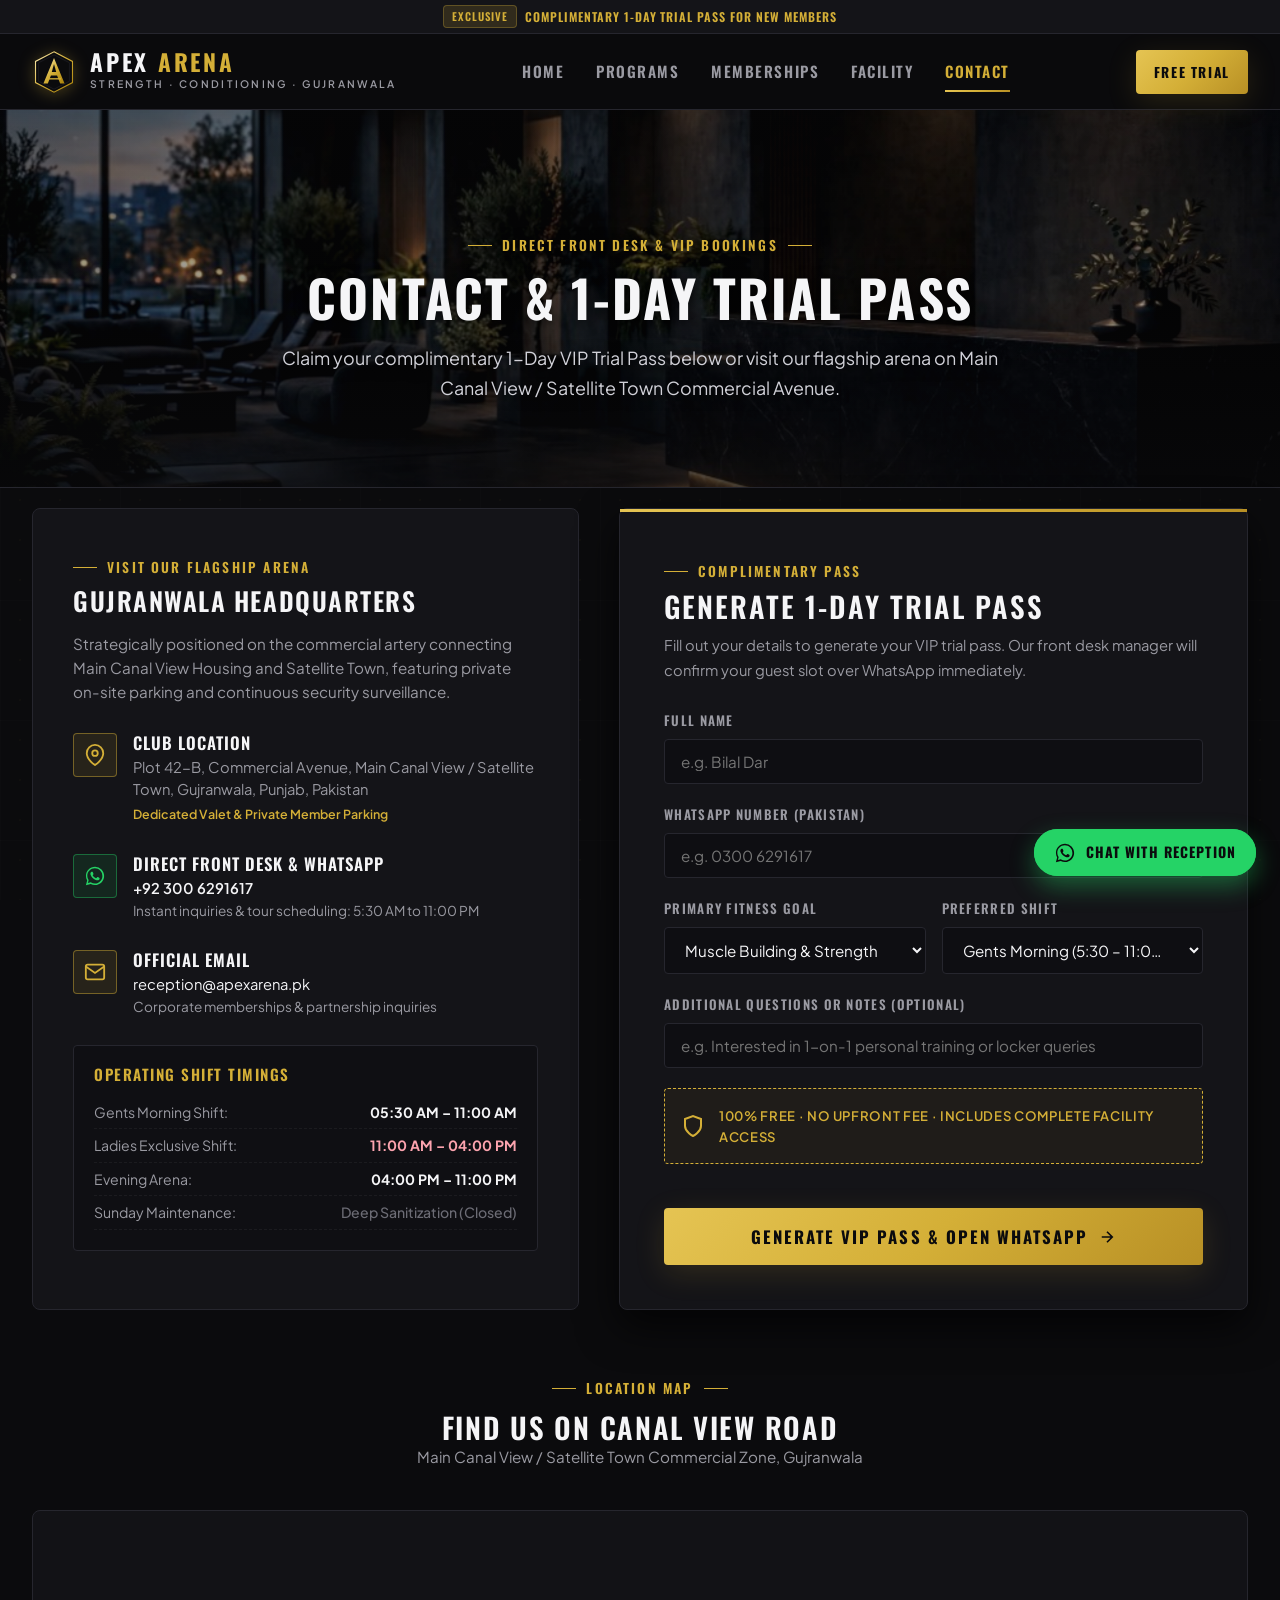
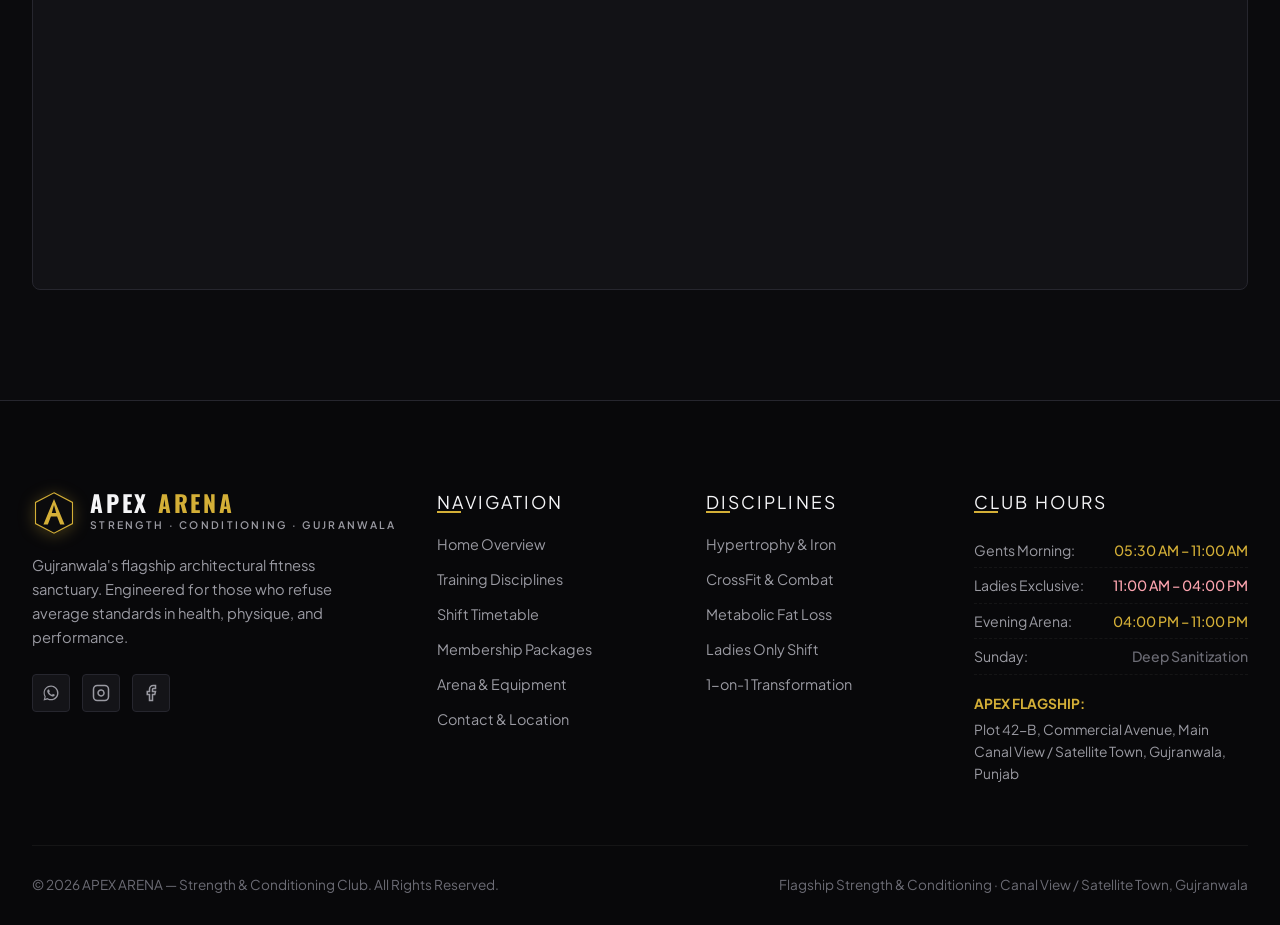
<file: contact.html>
<!DOCTYPE html>
<html lang="en">
<head>
  <meta charset="UTF-8">
  <meta name="viewport" content="width=device-width, initial-scale=1.0">
  <title>Contact & 1-Day Free Trial Pass | APEX ARENA Gujranwala</title>
  <meta name="description" content="Claim your complimentary 1-Day VIP Trial Pass at APEX ARENA Gujranwala. Located on Main Canal View / Satellite Town Commercial Avenue. Instant WhatsApp pass generator and full location details.">
  <meta name="keywords" content="APEX ARENA Gujranwala Address, Gym Free Trial Gujranwala, Gym Near Canal View Gujranwala, Satellite Town Gym Location, Gym WhatsApp Number Gujranwala">

  <!-- Favicon: Inline Architectural Gold Crest SVG with Gold/Red 'A' Emblem -->
  <link rel="icon" type="image/svg+xml" href="data:image/svg+xml,%3Csvg xmlns='http://www.w3.org/2000/svg' viewBox='0 0 64 64'%3E%3Crect width='64' height='64' rx='12' fill='%230B0B0D'/%3E%3Cpolygon points='32,4 58,18 58,46 32,60 6,46 6,18' stroke='%23D4AF37' stroke-width='2.5' fill='%23141418'/%3E%3Cpath d='M32 12 L14 50 H24 L28 40 H36 L40 50 H50 L32 12 Z' fill='%23D4AF37'/%3E%3Cpolygon points='32,22 35.5,33 28.5,33' fill='%230B0B0D'/%3E%3Crect x='23' y='37' width='18' height='3.5' rx='1.5' fill='%23E11D48'/%3E%3C/svg%3E">

  <!-- Google Fonts Preconnect & Stylesheet -->
  <link rel="preconnect" href="https://fonts.googleapis.com">
  <link rel="preconnect" href="https://fonts.gstatic.com" crossorigin>
  <link href="https://fonts.googleapis.com/css2?family=Oswald:wght@500;600;700&family=Plus+Jakarta+Sans:wght@400;500;600;700&display=swap" rel="stylesheet">

  <!-- Custom Stylesheet -->
  <link rel="stylesheet" href="styles.css">
</head>
<body>

  <!-- Top Announcement Ribbon -->
  <div class="top-ribbon" role="region" aria-label="Announcements">
    <div class="container ribbon-container">
      <div class="ribbon-item active">
        <span class="ribbon-badge">EXCLUSIVE</span>
        <span>COMPLIMENTARY 1-DAY TRIAL PASS FOR NEW MEMBERS</span>
      </div>
      <div class="ribbon-item">
        <span class="ribbon-badge ladies">LADIES ONLY</span>
        <span>DEDICATED LADIES-ONLY SHIFT · 11:00 AM TO 4:00 PM</span>
      </div>
      <div class="ribbon-item">
        <span class="ribbon-badge">UNINTERRUPTED</span>
        <span>FULLY AIR-CONDITIONED ARENA · 100% POWER BACKUP</span>
      </div>
    </div>
  </div>

  <!-- Sticky Luxury Header -->
  <header class="site-header" id="siteHeader">
    <div class="container nav-wrapper">
      <a href="index.html" class="brand-logo" aria-label="APEX ARENA Homepage">
        <svg class="logo-crest-svg" viewBox="0 0 100 100" fill="none" xmlns="http://www.w3.org/2000/svg">
          <defs>
            <linearGradient id="crestGold" x1="0%" y1="0%" x2="100%" y2="100%">
              <stop offset="0%" stop-color="#FFF0B8"/>
              <stop offset="50%" stop-color="#D4AF37"/>
              <stop offset="100%" stop-color="#AA820A"/>
            </linearGradient>
          </defs>
          <polygon points="50,4 92,26 92,74 50,96 8,74 8,26" stroke="url(#crestGold)" stroke-width="2.5" fill="#0B0B0D" />
          <polygon points="50,11 85,29 85,71 50,89 15,71 15,29" stroke="#26262E" stroke-width="1.2" fill="none" />
          <path d="M50 18 L26 76 H36 L43 58 H57 L64 76 H74 L50 18 Z" fill="url(#crestGold)" />
          <polygon points="50,32 55,50 45,50" fill="#0B0B0D" />
          <rect x="34" y="64" width="32" height="3" fill="#D4AF37" />
        </svg>
        <div class="brand-text">
          <span class="brand-title">APEX <span>ARENA</span></span>
          <span class="brand-sub">STRENGTH · CONDITIONING · GUJRANWALA</span>
        </div>
      </a>

      <!-- Desktop Nav -->
      <nav class="desktop-nav" aria-label="Primary Navigation">
        <a href="index.html" class="nav-link">Home</a>
        <a href="programs.html" class="nav-link">Programs</a>
        <a href="memberships.html" class="nav-link">Memberships</a>
        <a href="facility.html" class="nav-link">Facility</a>
        <a href="contact.html" class="nav-link active">Contact</a>
      </nav>

      <!-- Actions -->
      <div class="nav-actions">
        <button class="btn btn-gold btn-sm" data-open-trial aria-label="Claim Free Trial Pass">
          <span>FREE TRIAL</span>
        </button>
        <button class="menu-toggle" aria-label="Toggle mobile menu" aria-expanded="false">
          <span class="bar"></span>
          <span class="bar"></span>
          <span class="bar"></span>
        </button>
      </div>
    </div>
  </header>

  <!-- Mobile Drawer -->
  <div class="mobile-backdrop" id="mobileBackdrop"></div>
  <aside class="mobile-drawer" id="mobileDrawer" aria-label="Mobile Navigation Drawer">
    <div>
      <div style="display:flex; justify-content:space-between; align-items:center; margin-bottom: 24px; padding-bottom: 16px; border-bottom: 1px solid var(--border-hairline);">
        <span class="brand-title" style="font-size: 1.3rem;">APEX <span style="color:var(--gold);">ARENA</span></span>
        <span style="font-size: 0.7rem; color: var(--gold); letter-spacing: 0.14em; font-family: var(--font-heading); font-weight:600;">GUJRANWALA</span>
      </div>
      <ul class="mobile-nav-list">
        <li><a href="index.html" class="mobile-nav-link"><span>Home</span> <span>→</span></a></li>
        <li><a href="programs.html" class="mobile-nav-link"><span>Programs</span> <span>→</span></a></li>
        <li><a href="memberships.html" class="mobile-nav-link"><span>Memberships</span> <span>→</span></a></li>
        <li><a href="facility.html" class="mobile-nav-link"><span>Facility</span> <span>→</span></a></li>
        <li><a href="contact.html" class="mobile-nav-link active"><span>Contact</span> <span>→</span></a></li>
      </ul>
    </div>
    <div class="mobile-drawer-footer">
      <button class="btn btn-gold btn-block" data-open-trial>Claim 1-Day Free Trial</button>
      <a href="https://wa.me/923006291617?text=Hi%20APEX%20ARENA!%20I'd%20like%20to%20inquire%20about%20memberships%20and%20a%201-day%20free%20trial." target="_blank" rel="noopener noreferrer" class="btn btn-whatsapp btn-block" data-wa-drawer>
        <span>Chat on WhatsApp</span>
      </a>
    </div>
  </aside>

  <!-- ========================================================================
       PAGE HERO (LUXURY ARCHITECTURAL BANNER)
       ======================================================================== -->
  <section class="page-hero" aria-label="Page Header">
    <div class="page-hero-bg">
      <img 
        src="assets/hero-contact.jpg" 
        alt="APEX ARENA Contact & Front Desk Reception" 
        class="page-hero-image"
        loading="eager"
      >
      <div class="page-hero-scrim"></div>
    </div>
    <div class="container text-center page-hero-content">
      <span class="eyebrow">DIRECT FRONT DESK & VIP BOOKINGS</span>
      <h1 class="page-hero-title">CONTACT & 1-DAY TRIAL PASS</h1>
      <p class="page-hero-desc">
        Claim your complimentary 1-Day VIP Trial Pass below or visit our flagship arena on Main Canal View / Satellite Town Commercial Avenue.
      </p>
    </div>
  </section>

  <!-- ========================================================================
       CONTACT & TRIAL PASS SECTION
       ======================================================================== -->
  <section class="section" style="padding-top: 20px;">
    <div class="container">
      <div class="contact-layout">
        <!-- Left Column: Contact Details & Hours -->
        <div class="contact-info-card">
          <div>
            <span class="eyebrow no-after" style="margin-bottom: 8px;">VISIT OUR FLAGSHIP ARENA</span>
            <h3 style="font-size: 1.6rem; margin-bottom: 16px;">GUJRANWALA HEADQUARTERS</h3>
            <p style="color: var(--text-secondary); font-size: 0.95rem; line-height: 1.6;">
              Strategically positioned on the commercial artery connecting Main Canal View Housing and Satellite Town, featuring private on-site parking and continuous security surveillance.
            </p>
          </div>

          <!-- Detail 1: Address -->
          <div class="contact-detail-item">
            <div class="contact-detail-icon">
              <svg width="22" height="22" viewBox="0 0 24 24" fill="none" stroke="currentColor" stroke-width="2"><path d="M21 10c0 7-9 13-9 13s-9-6-9-13a9 9 0 0 1 18 0z"/><circle cx="12" cy="10" r="3"/></svg>
            </div>
            <div class="contact-detail-text">
              <h4>Club Location</h4>
              <p>Plot 42-B, Commercial Avenue, Main Canal View / Satellite Town, Gujranwala, Punjab, Pakistan</p>
              <span style="display:inline-block; margin-top: 4px; font-size: 0.78rem; color: var(--gold); font-weight: 600;">Dedicated Valet & Private Member Parking</span>
            </div>
          </div>

          <!-- Detail 2: Phone & WhatsApp -->
          <div class="contact-detail-item">
            <div class="contact-detail-icon" style="color: #25D366; border-color: rgba(37, 211, 102, 0.4); background: rgba(37, 211, 102, 0.1);">
              <svg width="22" height="22" viewBox="0 0 24 24" fill="currentColor"><path d="M12.04 2c-5.46 0-9.91 4.45-9.91 9.91 0 1.75.46 3.45 1.32 4.95L2.05 22l5.25-1.38c1.45.79 3.08 1.21 4.74 1.21 5.46 0 9.91-4.45 9.91-9.91 0-2.65-1.03-5.14-2.9-7.01A9.816 9.816 0 0012.04 2zm0 18.15c-1.52 0-3-.41-4.31-1.19l-.31-.18-3.2.84.85-3.12-.2-.32a8.19 8.19 0 01-1.26-4.27c0-4.54 3.7-8.24 8.24-8.24 2.2 0 4.27.86 5.82 2.42a8.18 8.18 0 012.41 5.83c.01 4.54-3.69 8.23-8.25 8.23zm4.52-6.17c-.25-.12-1.47-.72-1.7-.81-.23-.08-.39-.12-.56.12-.17.25-.64.81-.79.97-.14.17-.29.19-.54.06-.25-.12-1.05-.39-2-1.23-.74-.66-1.24-1.47-1.39-1.72-.14-.25-.02-.38.11-.51.11-.11.25-.29.37-.43.12-.15.17-.25.25-.42.08-.17.04-.31-.02-.43s-.56-1.36-.77-1.86c-.2-.49-.41-.42-.56-.43h-.48c-.17 0-.43.06-.66.31-.23.25-.87.85-.87 2.07s.89 2.4 1.01 2.57c.12.17 1.75 2.67 4.23 3.74.59.26 1.05.41 1.41.53.59.19 1.13.16 1.56.1.48-.07 1.47-.6 1.68-1.18.21-.58.21-1.07.15-1.18-.07-.12-.23-.19-.48-.31z"/></svg>
            </div>
            <div class="contact-detail-text">
              <h4>Direct Front Desk & WhatsApp</h4>
              <p><a href="tel:+923006291617" style="color:var(--text-primary); font-weight:600;">+92 300 6291617</a></p>
              <p style="font-size:0.85rem; color:var(--text-secondary); margin-top:2px;">Instant inquiries & tour scheduling: 5:30 AM to 11:00 PM</p>
            </div>
          </div>

          <!-- Detail 3: Official Email -->
          <div class="contact-detail-item">
            <div class="contact-detail-icon">
              <svg width="22" height="22" viewBox="0 0 24 24" fill="none" stroke="currentColor" stroke-width="2"><path d="M4 4h16c1.1 0 2 .9 2 2v12c0 1.1-.9 2-2 2H4c-1.1 0-2-.9-2-2V6c0-1.1.9-2 2-2z"/><polyline points="22,6 12,13 2,6"/></svg>
            </div>
            <div class="contact-detail-text">
              <h4>Official Email</h4>
              <p><a href="mailto:reception@apexarena.pk" style="color:var(--text-primary);">reception@apexarena.pk</a></p>
              <p style="font-size:0.85rem; color:var(--text-secondary); margin-top:2px;">Corporate memberships & partnership inquiries</p>
            </div>
          </div>

          <!-- Detail 4: Hours Summary -->
          <div style="background: rgba(14,14,18,0.8); border: 1px solid var(--border-hairline); border-radius: var(--radius-xs); padding: 20px;">
            <h4 style="font-size: 0.95rem; margin-bottom: 12px; color: var(--gold); letter-spacing: 0.1em; text-transform: uppercase;">Operating Shift Timings</h4>
            <div class="footer-hours-item" style="padding: 5px 0;">
              <span>Gents Morning Shift:</span>
              <strong style="color:var(--text-primary);">05:30 AM – 11:00 AM</strong>
            </div>
            <div class="footer-hours-item" style="padding: 5px 0;">
              <span>Ladies Exclusive Shift:</span>
              <strong style="color: #FDA4AF;">11:00 AM – 04:00 PM</strong>
            </div>
            <div class="footer-hours-item" style="padding: 5px 0;">
              <span>Evening Arena:</span>
              <strong style="color:var(--text-primary);">04:00 PM – 11:00 PM</strong>
            </div>
            <div class="footer-hours-item" style="padding: 5px 0;">
              <span>Sunday Maintenance:</span>
              <span style="color:var(--text-muted);">Deep Sanitization (Closed)</span>
            </div>
          </div>
        </div>

        <!-- Right Column: Interactive 1-Day Trial Pass Generator Form -->
        <div class="trial-form-card">
          <span class="eyebrow no-after" style="margin-bottom: 8px;">COMPLIMENTARY PASS</span>
          <h2 class="form-title">GENERATE 1-DAY TRIAL PASS</h2>
          <p class="form-subtitle">
            Fill out your details to generate your VIP trial pass. Our front desk manager will confirm your guest slot over WhatsApp immediately.
          </p>

          <form id="contactTrialForm" class="calc-form">
            <div class="form-field">
              <label class="form-label" for="contactName">Full Name</label>
              <input type="text" id="contactName" name="fullName" class="form-input" placeholder="e.g. Bilal Dar" required>
            </div>

            <div class="form-field">
              <label class="form-label" for="contactPhone">WhatsApp Number (Pakistan)</label>
              <input type="tel" id="contactPhone" name="phoneNumber" class="form-input" placeholder="e.g. 0300 6291617" required>
            </div>

            <div class="form-group-row">
              <div class="form-field">
                <label class="form-label" for="contactGoal">Primary Fitness Goal</label>
                <select id="contactGoal" name="goal" class="form-select">
                  <option value="Muscle Building & Strength">Muscle Building & Strength</option>
                  <option value="Fat Loss & Body Shred">Fat Loss & Body Shred</option>
                  <option value="CrossFit & Functional Conditioning">CrossFit & Functional</option>
                  <option value="Ladies Fitness & Zumba">Ladies Fitness / Zumba</option>
                  <option value="General Health & Athletic Stamina">General Health & Stamina</option>
                  <option value="Competitive Contest Preparation">Competitive Contest Prep</option>
                </select>
              </div>

              <div class="form-field">
                <label class="form-label" for="contactShift">Preferred Shift</label>
                <select id="contactShift" name="shift" class="form-select">
                  <option value="Gents Morning (5:30 AM – 11:00 AM)">Gents Morning (5:30 – 11:00 AM)</option>
                  <option value="Ladies Exclusive (11:00 AM – 4:00 PM)">Ladies Exclusive (11:00 AM – 4:00 PM)</option>
                  <option value="Evening Arena (4:00 PM – 11:00 PM)">Evening Arena (4:00 – 11:00 PM)</option>
                </select>
              </div>
            </div>

            <div class="form-field">
              <label class="form-label" for="contactNotes">Additional Questions or Notes (Optional)</label>
              <input type="text" id="contactNotes" name="notes" class="form-input" placeholder="e.g. Interested in 1-on-1 personal training or locker queries">
            </div>

            <div class="pass-preview-box">
              <svg width="24" height="24" viewBox="0 0 24 24" fill="none" stroke="currentColor" stroke-width="2"><path d="M12 22s8-4 8-10V5l-8-3-8 3v7c0 6 8 10 8 10z"/></svg>
              <span>100% Free · No upfront fee · Includes complete facility access</span>
            </div>

            <button type="submit" class="btn btn-gold btn-block btn-lg">
              <span>Generate VIP Pass & Open WhatsApp</span>
              <svg width="18" height="18" viewBox="0 0 24 24" fill="none" stroke="currentColor" stroke-width="2.2"><path d="M5 12h14M12 5l7 7-7 7"/></svg>
            </button>
          </form>
        </div>
      </div>

      <!-- Styled Dark Mode Google Maps Embed for Gujranwala -->
      <div style="margin-top: 60px;">
        <div class="section-header text-center" style="margin-bottom: 24px;">
          <span class="eyebrow">LOCATION MAP</span>
          <h3 style="font-size: 1.8rem;">FIND US ON CANAL VIEW ROAD</h3>
          <p style="font-size: 0.95rem; color: var(--text-secondary);">
            Main Canal View / Satellite Town Commercial Zone, Gujranwala
          </p>
        </div>

        <div class="map-wrapper">
          <iframe 
            src="https://www.google.com/maps/embed?pb=!1m18!1m12!1m3!1d108269.89704285194!2d74.12053644033224!3d32.1645065096574!2m3!1f0!2f0!3f0!3m2!1i1024!2i768!4f13.1!3m3!1m2!1s0x391f2983d520eb29%3A0x6fb23640c4953331!2sGujranwala%2C%20Punjab%2C%20Pakistan!5e0!3m2!1sen!2s!4v1700000000000!5m2!1sen!2s" 
            title="APEX ARENA Gujranwala Location Map"
            allowfullscreen="" 
            loading="lazy" 
            referrerpolicy="no-referrer-when-downgrade">
          </iframe>
        </div>
      </div>
    </div>
  </section>

  <!-- ========================================================================
       GLOBAL FOOTER
       ======================================================================== -->
  <footer class="site-footer">
    <div class="container">
      <div class="footer-grid">
        <div class="footer-brand-col">
          <a href="index.html" class="brand-logo" aria-label="APEX ARENA Homepage">
            <svg class="logo-crest-svg" viewBox="0 0 100 100" fill="none" xmlns="http://www.w3.org/2000/svg">
              <polygon points="50,4 92,26 92,74 50,96 8,74 8,26" stroke="#D4AF37" stroke-width="2.5" fill="#0B0B0D" />
              <path d="M50 18 L26 76 H36 L43 58 H57 L64 76 H74 L50 18 Z" fill="#D4AF37" />
              <polygon points="50,32 55,50 45,50" fill="#0B0B0D" />
            </svg>
            <div class="brand-text">
              <span class="brand-title">APEX <span>ARENA</span></span>
              <span class="brand-sub">STRENGTH · CONDITIONING · GUJRANWALA</span>
            </div>
          </a>
          <p>
            Gujranwala's flagship architectural fitness sanctuary. Engineered for those who refuse average standards in health, physique, and performance.
          </p>
          <div class="footer-social-links">
            <a href="https://wa.me/923006291617?text=Hi%20APEX%20ARENA!%20I'd%20like%20to%20inquire%20about%20memberships%20and%20a%201-day%20free%20trial." target="_blank" rel="noopener noreferrer" class="social-btn" aria-label="WhatsApp" data-wa-footer>
              <svg width="18" height="18" viewBox="0 0 24 24" fill="currentColor"><path d="M12.04 2c-5.46 0-9.91 4.45-9.91 9.91 0 1.75.46 3.45 1.32 4.95L2.05 22l5.25-1.38c1.45.79 3.08 1.21 4.74 1.21 5.46 0 9.91-4.45 9.91-9.91 0-2.65-1.03-5.14-2.9-7.01A9.816 9.816 0 0012.04 2zm0 18.15c-1.52 0-3-.41-4.31-1.19l-.31-.18-3.2.84.85-3.12-.2-.32a8.19 8.19 0 01-1.26-4.27c0-4.54 3.7-8.24 8.24-8.24 2.2 0 4.27.86 5.82 2.42a8.18 8.18 0 012.41 5.83c.01 4.54-3.69 8.23-8.25 8.23zm4.52-6.17c-.25-.12-1.47-.72-1.7-.81-.23-.08-.39-.12-.56.12-.17.25-.64.81-.79.97-.14.17-.29.19-.54.06-.25-.12-1.05-.39-2-1.23-.74-.66-1.24-1.47-1.39-1.72-.14-.25-.02-.38.11-.51.11-.11.25-.29.37-.43.12-.15.17-.25.25-.42.08-.17.04-.31-.02-.43s-.56-1.36-.77-1.86c-.2-.49-.41-.42-.56-.43h-.48c-.17 0-.43.06-.66.31-.23.25-.87.85-.87 2.07s.89 2.4 1.01 2.57c.12.17 1.75 2.67 4.23 3.74.59.26 1.05.41 1.41.53.59.19 1.13.16 1.56.1.48-.07 1.47-.6 1.68-1.18.21-.58.21-1.07.15-1.18-.07-.12-.23-.19-.48-.31z"/></svg>
            </a>
            <a href="https://instagram.com/apexarenagujranwala" target="_blank" rel="noopener noreferrer" class="social-btn" aria-label="Instagram">
              <svg width="18" height="18" viewBox="0 0 24 24" fill="none" stroke="currentColor" stroke-width="2"><rect x="2" y="2" width="20" height="20" rx="5" ry="5"/><path d="M16 11.37A4 4 0 1 1 12.63 8 4 4 0 0 1 16 11.37z"/><line x1="17.5" y1="6.5" x2="17.51" y2="6.5"/></svg>
            </a>
            <a href="https://facebook.com/apexarenagujranwala" target="_blank" rel="noopener noreferrer" class="social-btn" aria-label="Facebook">
              <svg width="18" height="18" viewBox="0 0 24 24" fill="none" stroke="currentColor" stroke-width="2"><path d="M18 2h-3a5 5 0 0 0-5 5v3H7v4h3v8h4v-8h3l1-4h-4V7a1 1 0 0 1 1-1h3z"/></svg>
            </a>
          </div>
        </div>

        <!-- Col 2: Navigation Links (Collapsible Accordion on Mobile) -->
        <div class="footer-col footer-accordion">
          <button class="footer-col-title footer-accordion-btn" type="button" aria-expanded="false" aria-controls="footerNavPanel">
            <span>NAVIGATION</span>
            <span class="accordion-icon" aria-hidden="true">+</span>
          </button>
          <div class="footer-accordion-panel" id="footerNavPanel">
            <div class="footer-links">
              <a href="index.html">Home Overview</a>
              <a href="programs.html">Training Disciplines</a>
              <a href="programs.html#schedule">Shift Timetable</a>
              <a href="memberships.html">Membership Packages</a>
              <a href="facility.html">Arena & Equipment</a>
              <a href="contact.html">Contact & Location</a>
            </div>
          </div>
        </div>

        <!-- Col 3: Programs (Collapsible Accordion on Mobile) -->
        <div class="footer-col footer-accordion">
          <button class="footer-col-title footer-accordion-btn" type="button" aria-expanded="false" aria-controls="footerDisciplinesPanel">
            <span>DISCIPLINES</span>
            <span class="accordion-icon" aria-hidden="true">+</span>
          </button>
          <div class="footer-accordion-panel" id="footerDisciplinesPanel">
            <div class="footer-links">
              <a href="programs.html#bodybuilding">Hypertrophy & Iron</a>
              <a href="programs.html#crossfit">CrossFit & Combat</a>
              <a href="programs.html#hiit">Metabolic Fat Loss</a>
              <a href="programs.html#ladies">Ladies Only Shift</a>
              <a href="programs.html#pt">1-on-1 Transformation</a>
            </div>
          </div>
        </div>

        <!-- Col 4: Club Hours & Location (Collapsible Accordion on Mobile) -->
        <div class="footer-col footer-accordion">
          <button class="footer-col-title footer-accordion-btn" type="button" aria-expanded="false" aria-controls="footerHoursPanel">
            <span>CLUB HOURS</span>
            <span class="accordion-icon" aria-hidden="true">+</span>
          </button>
          <div class="footer-accordion-panel" id="footerHoursPanel">
            <div class="footer-hours-item">
              <span>Gents Morning:</span>
              <span>05:30 AM – 11:00 AM</span>
            </div>
            <div class="footer-hours-item">
              <span>Ladies Exclusive:</span>
              <span style="color: #FDA4AF;">11:00 AM – 04:00 PM</span>
            </div>
            <div class="footer-hours-item">
              <span>Evening Arena:</span>
              <span>04:00 PM – 11:00 PM</span>
            </div>
            <div class="footer-hours-item">
              <span>Sunday:</span>
              <span style="color: var(--text-muted);">Deep Sanitization</span>
            </div>

            <div style="margin-top: 18px; font-size: 0.86rem; color: var(--text-secondary);">
              <strong style="color: var(--gold); display: block; margin-bottom: 4px;">APEX FLAGSHIP:</strong>
              Plot 42-B, Commercial Avenue, Main Canal View / Satellite Town, Gujranwala, Punjab
            </div>
          </div>
        </div>
      </div>

      <div class="footer-bottom">
        <div>
          © 2026 APEX ARENA — Strength & Conditioning Club. All Rights Reserved.
        </div>
        <div>
          Flagship Strength & Conditioning · Canal View / Satellite Town, Gujranwala
        </div>
      </div>
    </div>
  </footer>

  <!-- Floating WhatsApp CTA -->
  <a href="https://wa.me/923006291617?text=Hi%20APEX%20ARENA!%20I'd%20like%20to%20inquire%20about%20memberships%20and%20a%201-day%20free%20trial." class="floating-whatsapp" aria-label="Chat on WhatsApp" target="_blank" rel="noopener noreferrer" data-wa-floating>
    <svg class="floating-whatsapp-icon" viewBox="0 0 24 24" fill="currentColor">
      <path d="M12.04 2c-5.46 0-9.91 4.45-9.91 9.91 0 1.75.46 3.45 1.32 4.95L2.05 22l5.25-1.38c1.45.79 3.08 1.21 4.74 1.21 5.46 0 9.91-4.45 9.91-9.91 0-2.65-1.03-5.14-2.9-7.01A9.816 9.816 0 0012.04 2zm0 18.15c-1.52 0-3-.41-4.31-1.19l-.31-.18-3.2.84.85-3.12-.2-.32a8.19 8.19 0 01-1.26-4.27c0-4.54 3.7-8.24 8.24-8.24 2.2 0 4.27.86 5.82 2.42a8.18 8.18 0 012.41 5.83c.01 4.54-3.69 8.23-8.25 8.23zm4.52-6.17c-.25-.12-1.47-.72-1.7-.81-.23-.08-.39-.12-.56.12-.17.25-.64.81-.79.97-.14.17-.29.19-.54.06-.25-.12-1.05-.39-2-1.23-.74-.66-1.24-1.47-1.39-1.72-.14-.25-.02-.38.11-.51.11-.11.25-.29.37-.43.12-.15.17-.25.25-.42.08-.17.04-.31-.02-.43s-.56-1.36-.77-1.86c-.2-.49-.41-.42-.56-.43h-.48c-.17 0-.43.06-.66.31-.23.25-.87.85-.87 2.07s.89 2.4 1.01 2.57c.12.17 1.75 2.67 4.23 3.74.59.26 1.05.41 1.41.53.59.19 1.13.16 1.56.1.48-.07 1.47-.6 1.68-1.18.21-.58.21-1.07.15-1.18-.07-.12-.23-.19-.48-.31z"/>
    </svg>
    <span>Chat with Reception</span>
  </a>

  <!-- Universal Free Trial Modal -->
  <div class="modal-overlay" id="trialModalOverlay" role="dialog" aria-modal="true" aria-labelledby="modalTitle">
    <div class="modal-container">
      <button class="modal-close-btn" id="modalCloseBtn" aria-label="Close dialog">✕</button>
      <div class="modal-header" style="margin-bottom: 20px;">
        <span class="eyebrow no-after" style="margin-bottom: 6px;">VIP ARENA PASS</span>
        <h3 id="modalTitle" style="font-size: 1.7rem;">Claim Your 1-Day Trial</h3>
        <p style="font-size: 0.9rem; color: var(--text-secondary); margin-top: 6px;">
          Experience Gujranwala’s premier strength & conditioning arena free of charge. No upfront payment required.
        </p>
      </div>

      <form id="modalTrialForm" class="calc-form">
        <div class="form-field">
          <label class="form-label" for="modalName">Full Name</label>
          <input type="text" id="modalName" name="name" class="form-input" placeholder="e.g. Tariq Mehmood" required>
        </div>
        <div class="form-field">
          <label class="form-label" for="modalPhone">WhatsApp Number</label>
          <input type="tel" id="modalPhone" name="phone" class="form-input" placeholder="e.g. 0300 6291617" required>
        </div>
        <div class="form-group-row">
          <div class="form-field">
            <label class="form-label" for="modalGoal">Primary Goal</label>
            <select id="modalGoal" name="goal" class="form-select">
              <option value="Muscle Building & Strength">Muscle Building</option>
              <option value="Fat Loss & Shred">Fat Loss & HIIT</option>
              <option value="CrossFit & Conditioning">CrossFit / MMA</option>
              <option value="Ladies Fitness & Zumba">Ladies Fitness / Zumba</option>
              <option value="General Athletic Health">General Athletic Health</option>
            </select>
          </div>
          <div class="form-field">
            <label class="form-label" for="modalShift">Preferred Shift</label>
            <select id="modalShift" name="shift" class="form-select">
              <option value="Gents Morning (5:30 AM - 11:00 AM)">Gents Morning (5:30 - 11:00 AM)</option>
              <option value="Ladies Shift (11:00 AM - 4:00 PM)">Ladies Shift (11:00 AM - 4:00 PM)</option>
              <option value="Evening Arena (4:00 PM - 11:00 PM)">Evening Arena (4:00 - 11:00 PM)</option>
            </select>
          </div>
        </div>
        <div class="pass-preview-box">
          <svg width="22" height="22" viewBox="0 0 24 24" fill="none" stroke="currentColor" stroke-width="2"><path d="M12 22s8-4 8-10V5l-8-3-8 3v7c0 6 8 10 8 10z"/></svg>
          <span>100% Free · Includes full gym access & trainer consultation</span>
        </div>
        <button type="submit" class="btn btn-gold btn-block" style="margin-top: 8px;">
          <span>Generate Free Pass via WhatsApp</span>
        </button>
      </form>
    </div>
  </div>

  <script src="app.js"></script>
</body>
</html>
</file>
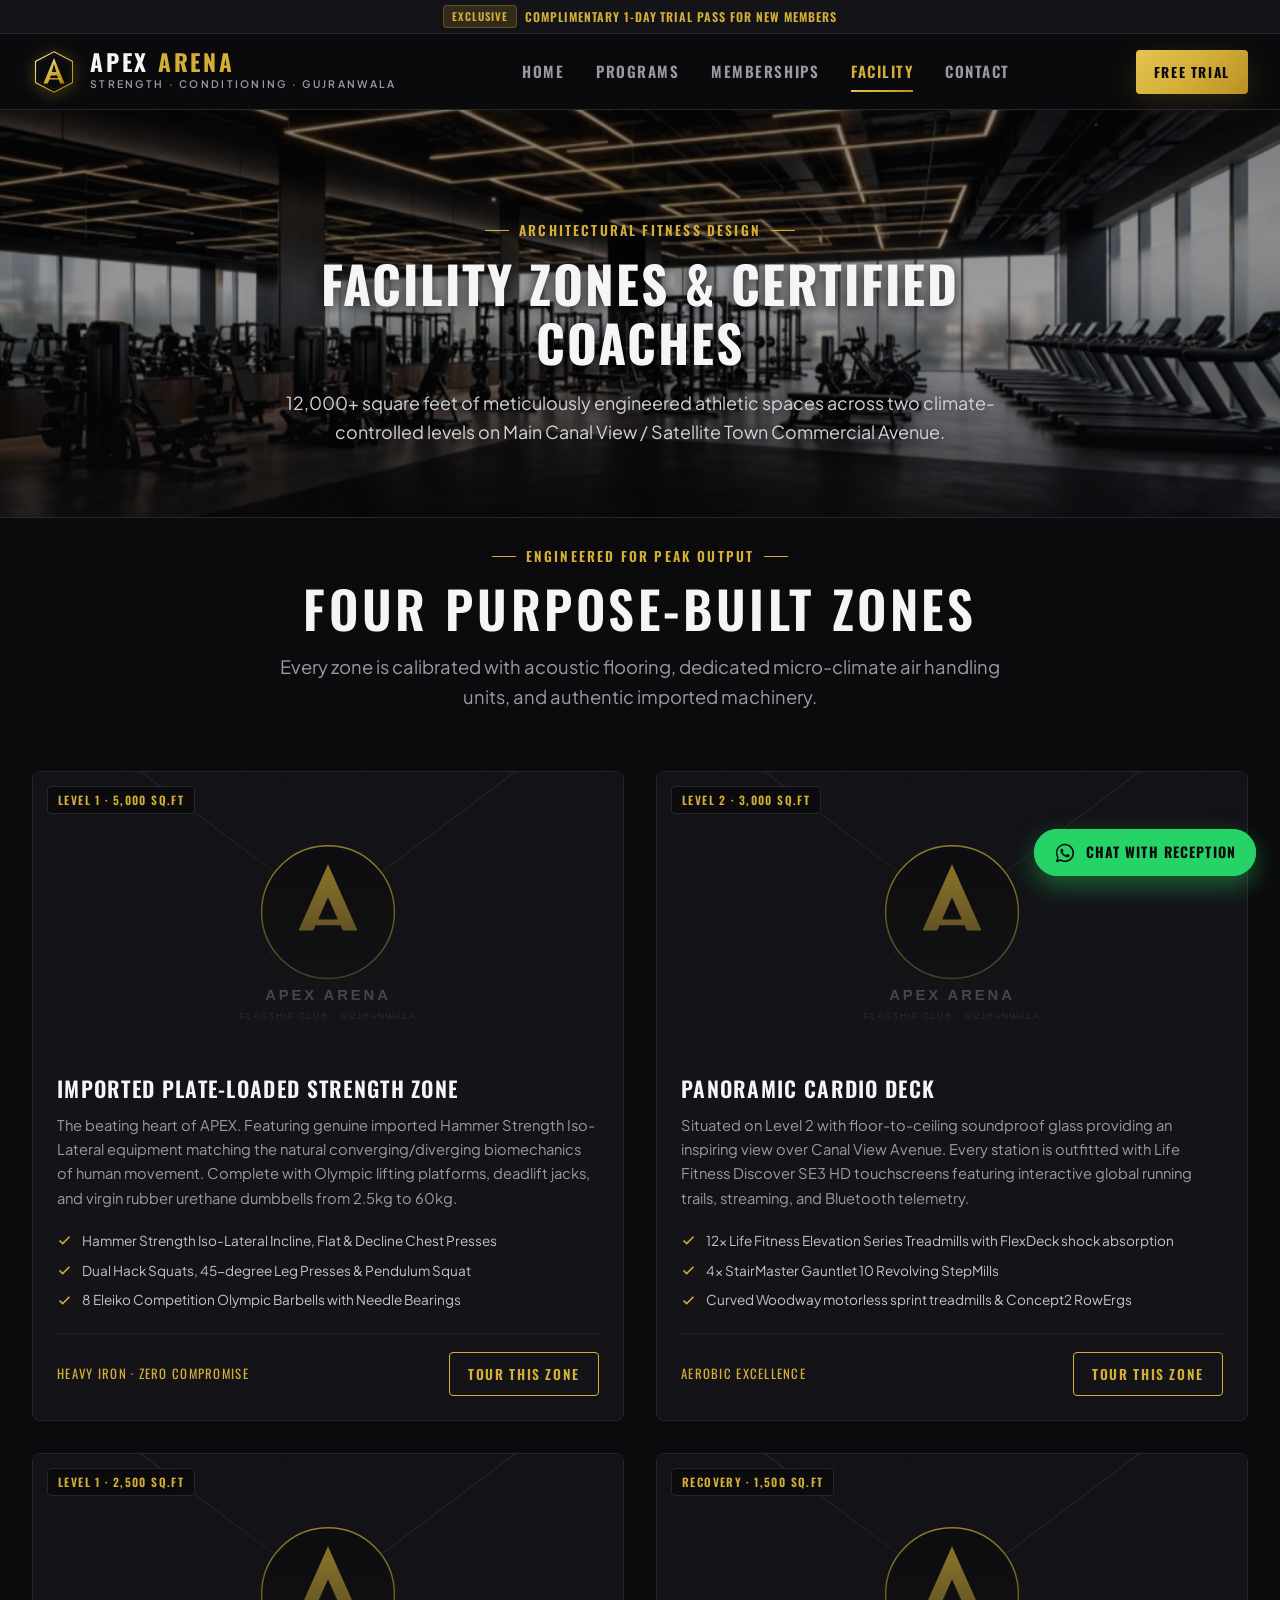
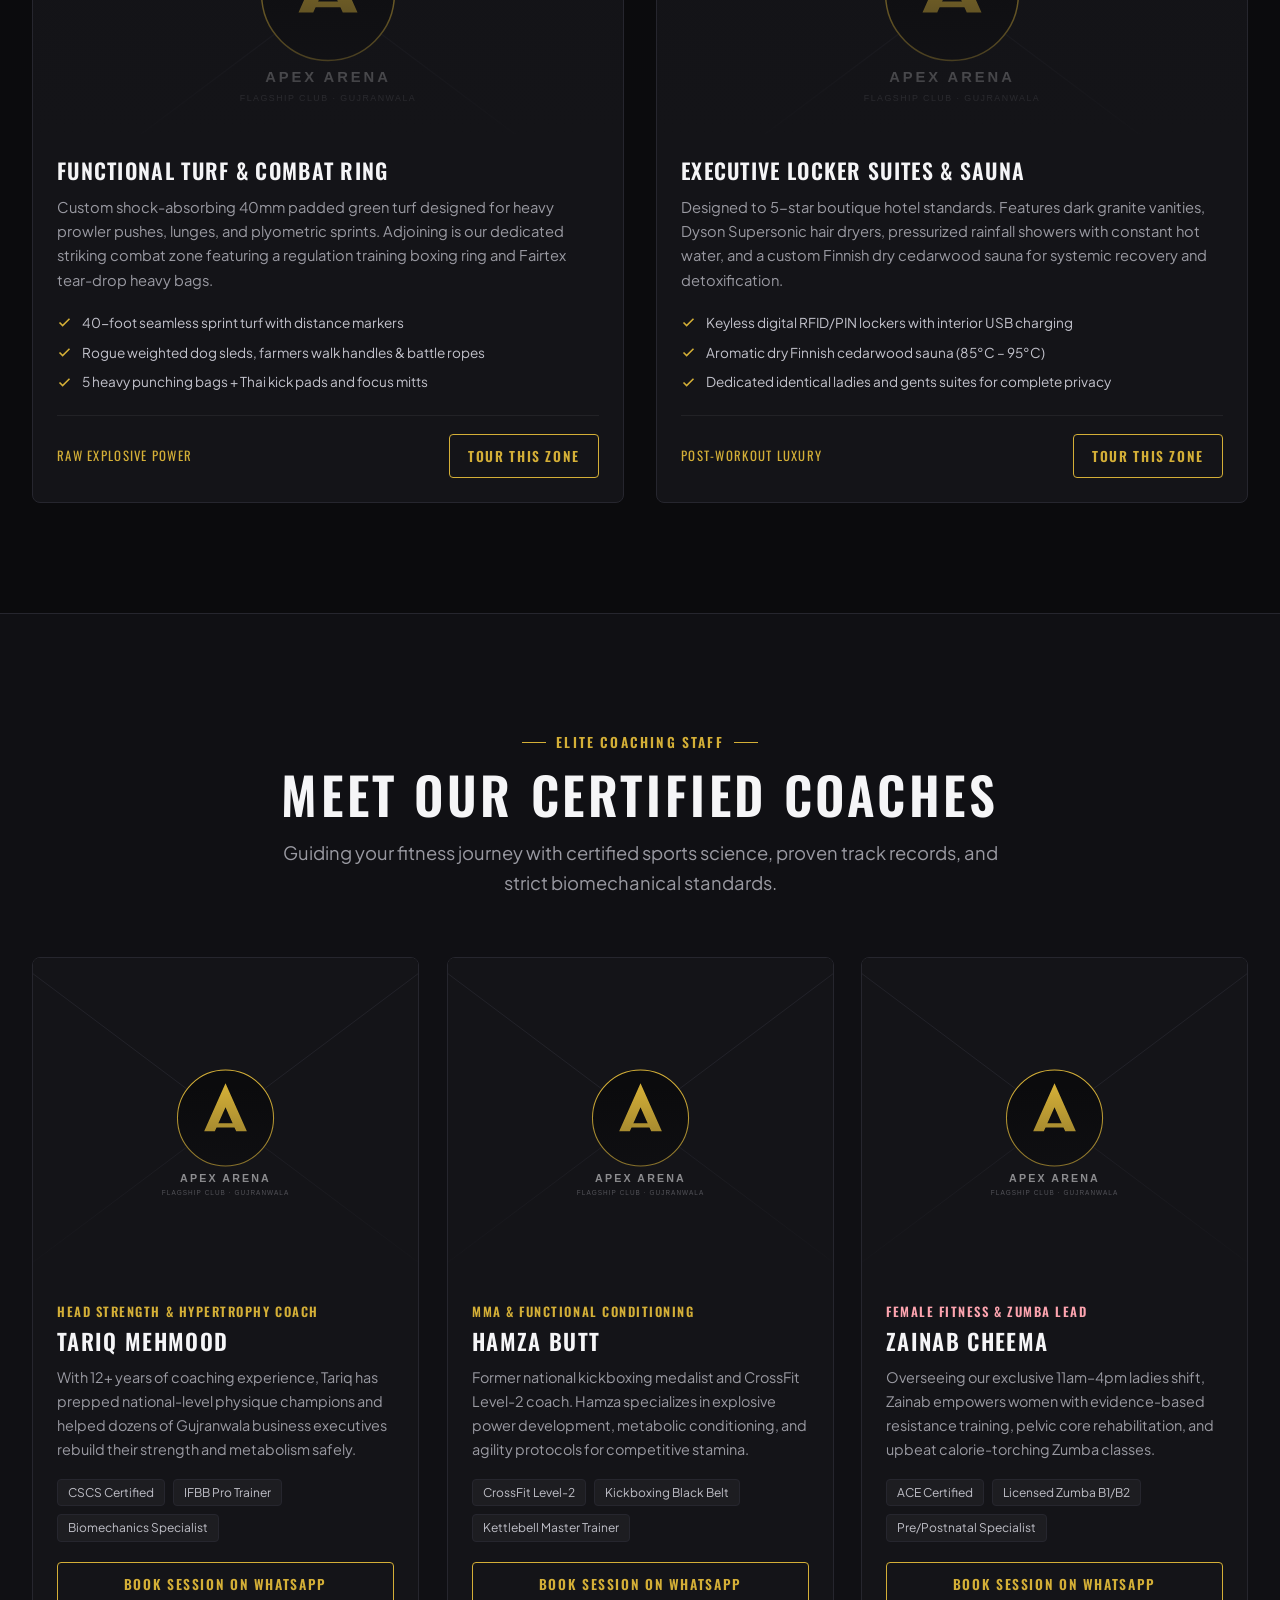
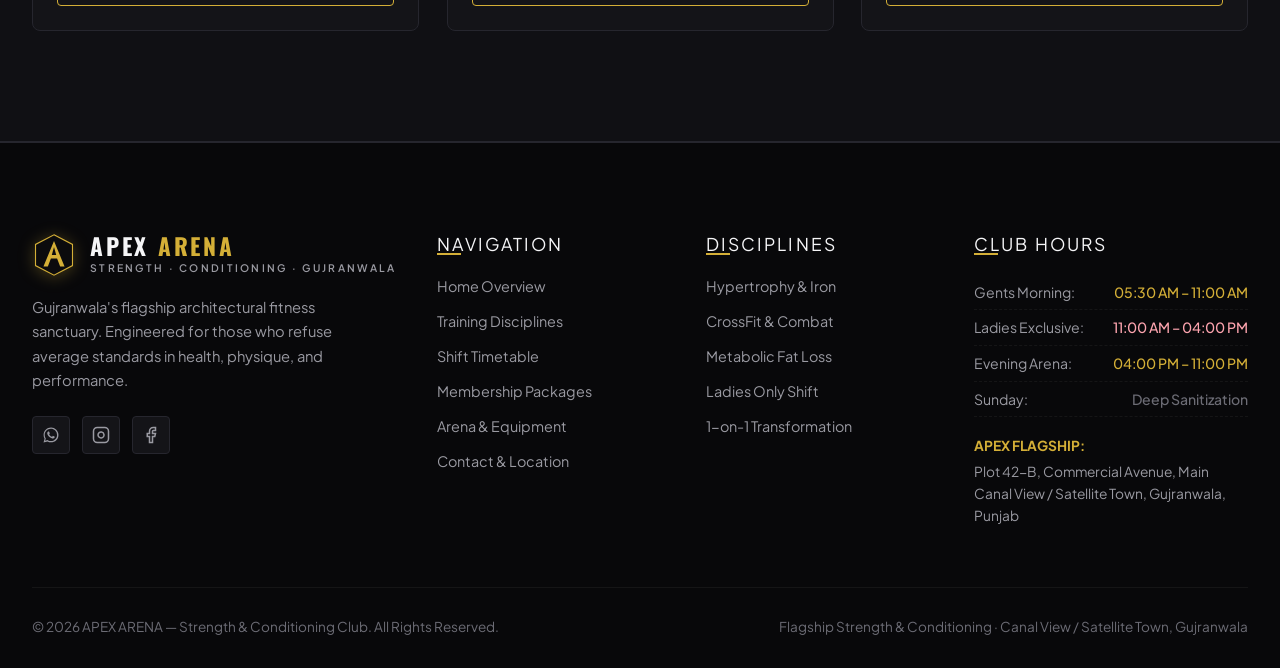
<file: facility.html>
<!DOCTYPE html>
<html lang="en">
<head>
  <meta charset="UTF-8">
  <meta name="viewport" content="width=device-width, initial-scale=1.0">
  <title>Facility Zones & Certified Coaches | APEX ARENA Gujranwala</title>
  <meta name="description" content="Tour Gujranwala's premier 12,000 sq.ft fitness facility. Imported Hammer Strength plate-loaded machinery, panoramic cardio deck, functional turf, cedarwood sauna, and certified coach profiles.">
  <meta name="keywords" content="Gym Facility Gujranwala, Hammer Strength Gym Pakistan, Gym with Sauna Gujranwala, Best Gym Coaches Gujranwala, Female Fitness Trainer Gujranwala">

  <!-- Favicon: Inline Architectural Gold Crest SVG with Gold/Red 'A' Emblem -->
  <link rel="icon" type="image/svg+xml" href="data:image/svg+xml,%3Csvg xmlns='http://www.w3.org/2000/svg' viewBox='0 0 64 64'%3E%3Crect width='64' height='64' rx='12' fill='%230B0B0D'/%3E%3Cpolygon points='32,4 58,18 58,46 32,60 6,46 6,18' stroke='%23D4AF37' stroke-width='2.5' fill='%23141418'/%3E%3Cpath d='M32 12 L14 50 H24 L28 40 H36 L40 50 H50 L32 12 Z' fill='%23D4AF37'/%3E%3Cpolygon points='32,22 35.5,33 28.5,33' fill='%230B0B0D'/%3E%3Crect x='23' y='37' width='18' height='3.5' rx='1.5' fill='%23E11D48'/%3E%3C/svg%3E">

  <!-- Google Fonts Preconnect & Stylesheet -->
  <link rel="preconnect" href="https://fonts.googleapis.com">
  <link rel="preconnect" href="https://fonts.gstatic.com" crossorigin>
  <link href="https://fonts.googleapis.com/css2?family=Oswald:wght@500;600;700&family=Plus+Jakarta+Sans:wght@400;500;600;700&display=swap" rel="stylesheet">

  <!-- Custom Stylesheet -->
  <link rel="stylesheet" href="styles.css">
</head>
<body>

  <!-- Top Announcement Ribbon -->
  <div class="top-ribbon" role="region" aria-label="Announcements">
    <div class="container ribbon-container">
      <div class="ribbon-item active">
        <span class="ribbon-badge">EXCLUSIVE</span>
        <span>COMPLIMENTARY 1-DAY TRIAL PASS FOR NEW MEMBERS</span>
      </div>
      <div class="ribbon-item">
        <span class="ribbon-badge ladies">LADIES ONLY</span>
        <span>DEDICATED LADIES-ONLY SHIFT · 11:00 AM TO 4:00 PM</span>
      </div>
      <div class="ribbon-item">
        <span class="ribbon-badge">UNINTERRUPTED</span>
        <span>FULLY AIR-CONDITIONED ARENA · 100% POWER BACKUP</span>
      </div>
    </div>
  </div>

  <!-- Sticky Luxury Header -->
  <header class="site-header" id="siteHeader">
    <div class="container nav-wrapper">
      <a href="index.html" class="brand-logo" aria-label="APEX ARENA Homepage">
        <svg class="logo-crest-svg" viewBox="0 0 100 100" fill="none" xmlns="http://www.w3.org/2000/svg">
          <defs>
            <linearGradient id="crestGold" x1="0%" y1="0%" x2="100%" y2="100%">
              <stop offset="0%" stop-color="#FFF0B8"/>
              <stop offset="50%" stop-color="#D4AF37"/>
              <stop offset="100%" stop-color="#AA820A"/>
            </linearGradient>
          </defs>
          <polygon points="50,4 92,26 92,74 50,96 8,74 8,26" stroke="url(#crestGold)" stroke-width="2.5" fill="#0B0B0D" />
          <polygon points="50,11 85,29 85,71 50,89 15,71 15,29" stroke="#26262E" stroke-width="1.2" fill="none" />
          <path d="M50 18 L26 76 H36 L43 58 H57 L64 76 H74 L50 18 Z" fill="url(#crestGold)" />
          <polygon points="50,32 55,50 45,50" fill="#0B0B0D" />
          <rect x="34" y="64" width="32" height="3" fill="#D4AF37" />
        </svg>
        <div class="brand-text">
          <span class="brand-title">APEX <span>ARENA</span></span>
          <span class="brand-sub">STRENGTH · CONDITIONING · GUJRANWALA</span>
        </div>
      </a>

      <!-- Desktop Nav -->
      <nav class="desktop-nav" aria-label="Primary Navigation">
        <a href="index.html" class="nav-link">Home</a>
        <a href="programs.html" class="nav-link">Programs</a>
        <a href="memberships.html" class="nav-link">Memberships</a>
        <a href="facility.html" class="nav-link active">Facility</a>
        <a href="contact.html" class="nav-link">Contact</a>
      </nav>

      <!-- Actions -->
      <div class="nav-actions">
        <button class="btn btn-gold btn-sm" data-open-trial aria-label="Claim Free Trial Pass">
          <span>FREE TRIAL</span>
        </button>
        <button class="menu-toggle" aria-label="Toggle mobile menu" aria-expanded="false">
          <span class="bar"></span>
          <span class="bar"></span>
          <span class="bar"></span>
        </button>
      </div>
    </div>
  </header>

  <!-- Mobile Drawer -->
  <div class="mobile-backdrop" id="mobileBackdrop"></div>
  <aside class="mobile-drawer" id="mobileDrawer" aria-label="Mobile Navigation Drawer">
    <div>
      <div style="display:flex; justify-content:space-between; align-items:center; margin-bottom: 24px; padding-bottom: 16px; border-bottom: 1px solid var(--border-hairline);">
        <span class="brand-title" style="font-size: 1.3rem;">APEX <span style="color:var(--gold);">ARENA</span></span>
        <span style="font-size: 0.7rem; color: var(--gold); letter-spacing: 0.14em; font-family: var(--font-heading); font-weight:600;">GUJRANWALA</span>
      </div>
      <ul class="mobile-nav-list">
        <li><a href="index.html" class="mobile-nav-link"><span>Home</span> <span>→</span></a></li>
        <li><a href="programs.html" class="mobile-nav-link"><span>Programs</span> <span>→</span></a></li>
        <li><a href="memberships.html" class="mobile-nav-link"><span>Memberships</span> <span>→</span></a></li>
        <li><a href="facility.html" class="mobile-nav-link active"><span>Facility</span> <span>→</span></a></li>
        <li><a href="contact.html" class="mobile-nav-link"><span>Contact</span> <span>→</span></a></li>
      </ul>
    </div>
    <div class="mobile-drawer-footer">
      <button class="btn btn-gold btn-block" data-open-trial>Claim 1-Day Free Trial</button>
      <a href="https://wa.me/923006291617?text=Hi%20APEX%20ARENA!%20I'd%20like%20to%20inquire%20about%20memberships%20and%20a%201-day%20free%20trial." target="_blank" rel="noopener noreferrer" class="btn btn-whatsapp btn-block" data-wa-drawer>
        <span>Chat on WhatsApp</span>
      </a>
    </div>
  </aside>

  <!-- ========================================================================
       PAGE HERO (LUXURY ARCHITECTURAL BANNER)
       ======================================================================== -->
  <section class="page-hero" aria-label="Page Header">
    <div class="page-hero-bg">
      <img 
        src="assets/hero-facility.jpg" 
        alt="APEX ARENA Facility Zones & Certified Coaches" 
        class="page-hero-image"
        loading="eager"
      >
      <div class="page-hero-scrim"></div>
    </div>
    <div class="container text-center page-hero-content">
      <span class="eyebrow">ARCHITECTURAL FITNESS DESIGN</span>
      <h1 class="page-hero-title">FACILITY ZONES & CERTIFIED COACHES</h1>
      <p class="page-hero-desc">
        12,000+ square feet of meticulously engineered athletic spaces across two climate-controlled levels on Main Canal View / Satellite Town Commercial Avenue.
      </p>
    </div>
  </section>

  <!-- ========================================================================
       4 ARCHITECTURAL ZONES (GRID)
       ======================================================================== -->
  <section class="section" style="padding-top: 20px;">
    <div class="container">
      <div class="section-header text-center">
        <span class="eyebrow">ENGINEERED FOR PEAK OUTPUT</span>
        <h2>FOUR PURPOSE-BUILT ZONES</h2>
        <p class="section-subtitle">
          Every zone is calibrated with acoustic flooring, dedicated micro-climate air handling units, and authentic imported machinery.
        </p>
      </div>

      <div class="cards-grid-2">
        <!-- Zone 1: Plate-Loaded Strength Zone -->
        <div class="luxury-card">
          <div class="card-media" style="height: 280px;">
            <span class="card-badge-top">LEVEL 1 · 5,000 SQ.FT</span>
            <img 
              src="https://images.unsplash.com/photo-1593079831268-3381b0db4a77?auto=format&fit=crop&w=1000&q=80" 
              alt="Imported Plate-Loaded Strength Zone at APEX ARENA" 
              class="card-img"
              loading="lazy"
            >
            <div class="card-vignette"></div>
          </div>
          <div class="card-body">
            <h3 class="card-title">IMPORTED PLATE-LOADED STRENGTH ZONE</h3>
            <p class="card-desc">
              The beating heart of APEX. Featuring genuine imported Hammer Strength Iso-Lateral equipment matching the natural converging/diverging biomechanics of human movement. Complete with Olympic lifting platforms, deadlift jacks, and virgin rubber urethane dumbbells from 2.5kg to 60kg.
            </p>
            <div class="card-features-list">
              <div class="card-feature-item">
                <svg width="15" height="15" viewBox="0 0 24 24" fill="none" stroke="currentColor" stroke-width="2.5"><polyline points="20 6 9 17 4 12"/></svg>
                <span>Hammer Strength Iso-Lateral Incline, Flat & Decline Chest Presses</span>
              </div>
              <div class="card-feature-item">
                <svg width="15" height="15" viewBox="0 0 24 24" fill="none" stroke="currentColor" stroke-width="2.5"><polyline points="20 6 9 17 4 12"/></svg>
                <span>Dual Hack Squats, 45-degree Leg Presses & Pendulum Squat</span>
              </div>
              <div class="card-feature-item">
                <svg width="15" height="15" viewBox="0 0 24 24" fill="none" stroke="currentColor" stroke-width="2.5"><polyline points="20 6 9 17 4 12"/></svg>
                <span>8 Eleiko Competition Olympic Barbells with Needle Bearings</span>
              </div>
            </div>
            <div class="card-footer">
              <span style="font-size:0.8rem; color:var(--gold); font-family:var(--font-heading); letter-spacing:0.1em; text-transform:uppercase;">HEAVY IRON · ZERO COMPROMISE</span>
              <button class="btn btn-outline-gold btn-sm" data-open-trial data-goal="Muscle Building & Strength">Tour This Zone</button>
            </div>
          </div>
        </div>

        <!-- Zone 2: Panoramic Cardio Deck -->
        <div class="luxury-card">
          <div class="card-media" style="height: 280px;">
            <span class="card-badge-top">LEVEL 2 · 3,000 SQ.FT</span>
            <img 
              src="https://images.unsplash.com/photo-1540497077202-7c8a3999166f?auto=format&fit=crop&w=1000&q=80" 
              alt="Panoramic Cardio Deck Overlooking Canal View Gujranwala" 
              class="card-img"
              loading="lazy"
            >
            <div class="card-vignette"></div>
          </div>
          <div class="card-body">
            <h3 class="card-title">PANORAMIC CARDIO DECK</h3>
            <p class="card-desc">
              Situated on Level 2 with floor-to-ceiling soundproof glass providing an inspiring view over Canal View Avenue. Every station is outfitted with Life Fitness Discover SE3 HD touchscreens featuring interactive global running trails, streaming, and Bluetooth telemetry.
            </p>
            <div class="card-features-list">
              <div class="card-feature-item">
                <svg width="15" height="15" viewBox="0 0 24 24" fill="none" stroke="currentColor" stroke-width="2.5"><polyline points="20 6 9 17 4 12"/></svg>
                <span>12x Life Fitness Elevation Series Treadmills with FlexDeck shock absorption</span>
              </div>
              <div class="card-feature-item">
                <svg width="15" height="15" viewBox="0 0 24 24" fill="none" stroke="currentColor" stroke-width="2.5"><polyline points="20 6 9 17 4 12"/></svg>
                <span>4x StairMaster Gauntlet 10 Revolving StepMills</span>
              </div>
              <div class="card-feature-item">
                <svg width="15" height="15" viewBox="0 0 24 24" fill="none" stroke="currentColor" stroke-width="2.5"><polyline points="20 6 9 17 4 12"/></svg>
                <span>Curved Woodway motorless sprint treadmills & Concept2 RowErgs</span>
              </div>
            </div>
            <div class="card-footer">
              <span style="font-size:0.8rem; color:var(--gold); font-family:var(--font-heading); letter-spacing:0.1em; text-transform:uppercase;">AEROBIC EXCELLENCE</span>
              <button class="btn btn-outline-gold btn-sm" data-open-trial data-goal="Fat Loss & Shred">Tour This Zone</button>
            </div>
          </div>
        </div>

        <!-- Zone 3: Functional Turf & Boxing Ring -->
        <div class="luxury-card">
          <div class="card-media" style="height: 280px;">
            <span class="card-badge-top">LEVEL 1 · 2,500 SQ.FT</span>
            <img 
              src="https://images.unsplash.com/photo-1574680096145-d05b474e2155?auto=format&fit=crop&w=1000&q=80" 
              alt="Functional Turf Track and Combat Ring" 
              class="card-img"
              loading="lazy"
            >
            <div class="card-vignette"></div>
          </div>
          <div class="card-body">
            <h3 class="card-title">FUNCTIONAL TURF & COMBAT RING</h3>
            <p class="card-desc">
              Custom shock-absorbing 40mm padded green turf designed for heavy prowler pushes, lunges, and plyometric sprints. Adjoining is our dedicated striking combat zone featuring a regulation training boxing ring and Fairtex tear-drop heavy bags.
            </p>
            <div class="card-features-list">
              <div class="card-feature-item">
                <svg width="15" height="15" viewBox="0 0 24 24" fill="none" stroke="currentColor" stroke-width="2.5"><polyline points="20 6 9 17 4 12"/></svg>
                <span>40-foot seamless sprint turf with distance markers</span>
              </div>
              <div class="card-feature-item">
                <svg width="15" height="15" viewBox="0 0 24 24" fill="none" stroke="currentColor" stroke-width="2.5"><polyline points="20 6 9 17 4 12"/></svg>
                <span>Rogue weighted dog sleds, farmers walk handles & battle ropes</span>
              </div>
              <div class="card-feature-item">
                <svg width="15" height="15" viewBox="0 0 24 24" fill="none" stroke="currentColor" stroke-width="2.5"><polyline points="20 6 9 17 4 12"/></svg>
                <span>5 heavy punching bags + Thai kick pads and focus mitts</span>
              </div>
            </div>
            <div class="card-footer">
              <span style="font-size:0.8rem; color:var(--gold); font-family:var(--font-heading); letter-spacing:0.1em; text-transform:uppercase;">RAW EXPLOSIVE POWER</span>
              <button class="btn btn-outline-gold btn-sm" data-open-trial data-goal="CrossFit & Conditioning">Tour This Zone</button>
            </div>
          </div>
        </div>

        <!-- Zone 4: Executive Locker Rooms & Sauna -->
        <div class="luxury-card">
          <div class="card-media" style="height: 280px;">
            <span class="card-badge-top">RECOVERY · 1,500 SQ.FT</span>
            <img 
              src="https://images.unsplash.com/photo-1584622650111-993a426fbf0a?auto=format&fit=crop&w=1000&q=80" 
              alt="Executive Locker Suites and Finnish Sauna" 
              class="card-img"
              loading="lazy"
            >
            <div class="card-vignette"></div>
          </div>
          <div class="card-body">
            <h3 class="card-title">EXECUTIVE LOCKER SUITES & SAUNA</h3>
            <p class="card-desc">
              Designed to 5-star boutique hotel standards. Features dark granite vanities, Dyson Supersonic hair dryers, pressurized rainfall showers with constant hot water, and a custom Finnish dry cedarwood sauna for systemic recovery and detoxification.
            </p>
            <div class="card-features-list">
              <div class="card-feature-item">
                <svg width="15" height="15" viewBox="0 0 24 24" fill="none" stroke="currentColor" stroke-width="2.5"><polyline points="20 6 9 17 4 12"/></svg>
                <span>Keyless digital RFID/PIN lockers with interior USB charging</span>
              </div>
              <div class="card-feature-item">
                <svg width="15" height="15" viewBox="0 0 24 24" fill="none" stroke="currentColor" stroke-width="2.5"><polyline points="20 6 9 17 4 12"/></svg>
                <span>Aromatic dry Finnish cedarwood sauna (85°C – 95°C)</span>
              </div>
              <div class="card-feature-item">
                <svg width="15" height="15" viewBox="0 0 24 24" fill="none" stroke="currentColor" stroke-width="2.5"><polyline points="20 6 9 17 4 12"/></svg>
                <span>Dedicated identical ladies and gents suites for complete privacy</span>
              </div>
            </div>
            <div class="card-footer">
              <span style="font-size:0.8rem; color:var(--gold); font-family:var(--font-heading); letter-spacing:0.1em; text-transform:uppercase;">POST-WORKOUT LUXURY</span>
              <button class="btn btn-outline-gold btn-sm" data-open-trial data-goal="General Athletic Health">Tour This Zone</button>
            </div>
          </div>
        </div>
      </div>
    </div>
  </section>

  <!-- ========================================================================
       CERTIFIED COACHES & TRAINERS (3 CARDS)
       ======================================================================== -->
  <section class="section section-alt" id="coaches">
    <div class="container">
      <div class="section-header text-center">
        <span class="eyebrow">ELITE COACHING STAFF</span>
        <h2>MEET OUR CERTIFIED COACHES</h2>
        <p class="section-subtitle">
          Guiding your fitness journey with certified sports science, proven track records, and strict biomechanical standards.
        </p>
      </div>

      <div class="cards-grid-3">
        <!-- Coach 1: Tariq Mehmood -->
        <div class="coach-card">
          <div class="coach-media">
            <img 
              src="https://images.unsplash.com/photo-1567013127542-490d757e51fc?auto=format&fit=crop&w=800&q=80" 
              alt="Coach Tariq Mehmood Head Strength Coach" 
              class="coach-img"
              loading="lazy"
            >
            <div class="coach-vignette"></div>
          </div>
          <div class="coach-info">
            <span class="coach-role">HEAD STRENGTH & HYPERTROPHY COACH</span>
            <h3 class="coach-name">TARIQ MEHMOOD</h3>
            <p class="coach-bio">
              With 12+ years of coaching experience, Tariq has prepped national-level physique champions and helped dozens of Gujranwala business executives rebuild their strength and metabolism safely.
            </p>
            <div class="coach-creds">
              <span class="cred-badge">CSCS Certified</span>
              <span class="cred-badge">IFBB Pro Trainer</span>
              <span class="cred-badge">Biomechanics Specialist</span>
            </div>
            <button 
              class="btn btn-outline-gold btn-sm btn-block" 
              data-coach-name="Coach Tariq Mehmood" 
              data-coach-spec="Strength & Hypertrophy"
            >
              Book Session on WhatsApp
            </button>
          </div>
        </div>

        <!-- Coach 2: Hamza Butt -->
        <div class="coach-card">
          <div class="coach-media">
            <img 
              src="https://images.unsplash.com/photo-1548690312-e3b507d8c110?auto=format&fit=crop&w=800&q=80" 
              alt="Coach Hamza Butt MMA and Conditioning Specialist" 
              class="coach-img"
              loading="lazy"
            >
            <div class="coach-vignette"></div>
          </div>
          <div class="coach-info">
            <span class="coach-role">MMA & FUNCTIONAL CONDITIONING</span>
            <h3 class="coach-name">HAMZA BUTT</h3>
            <p class="coach-bio">
              Former national kickboxing medalist and CrossFit Level-2 coach. Hamza specializes in explosive power development, metabolic conditioning, and agility protocols for competitive stamina.
            </p>
            <div class="coach-creds">
              <span class="cred-badge">CrossFit Level-2</span>
              <span class="cred-badge">Kickboxing Black Belt</span>
              <span class="cred-badge">Kettlebell Master Trainer</span>
            </div>
            <button 
              class="btn btn-outline-gold btn-sm btn-block" 
              data-coach-name="Coach Hamza Butt" 
              data-coach-spec="MMA & Conditioning"
            >
              Book Session on WhatsApp
            </button>
          </div>
        </div>

        <!-- Coach 3: Zainab Cheema -->
        <div class="coach-card">
          <div class="coach-media">
            <img 
              src="https://images.unsplash.com/photo-1541534741688-6078c6bfb5c5?auto=format&fit=crop&w=800&q=80" 
              alt="Coach Zainab Cheema Female Fitness Lead" 
              class="coach-img"
              loading="lazy"
            >
            <div class="coach-vignette"></div>
          </div>
          <div class="coach-info">
            <span class="coach-role" style="color: #FDA4AF;">FEMALE FITNESS & ZUMBA LEAD</span>
            <h3 class="coach-name">ZAINAB CHEEMA</h3>
            <p class="coach-bio">
              Overseeing our exclusive 11am–4pm ladies shift, Zainab empowers women with evidence-based resistance training, pelvic core rehabilitation, and upbeat calorie-torching Zumba classes.
            </p>
            <div class="coach-creds">
              <span class="cred-badge">ACE Certified</span>
              <span class="cred-badge">Licensed Zumba B1/B2</span>
              <span class="cred-badge">Pre/Postnatal Specialist</span>
            </div>
            <button 
              class="btn btn-outline-gold btn-sm btn-block" 
              data-coach-name="Coach Zainab Cheema" 
              data-coach-spec="Ladies Fitness & Zumba"
            >
              Book Session on WhatsApp
            </button>
          </div>
        </div>
      </div>
    </div>
  </section>

  <!-- ========================================================================
       GLOBAL FOOTER
       ======================================================================== -->
  <footer class="site-footer">
    <div class="container">
      <div class="footer-grid">
        <div class="footer-brand-col">
          <a href="index.html" class="brand-logo" aria-label="APEX ARENA Homepage">
            <svg class="logo-crest-svg" viewBox="0 0 100 100" fill="none" xmlns="http://www.w3.org/2000/svg">
              <polygon points="50,4 92,26 92,74 50,96 8,74 8,26" stroke="#D4AF37" stroke-width="2.5" fill="#0B0B0D" />
              <path d="M50 18 L26 76 H36 L43 58 H57 L64 76 H74 L50 18 Z" fill="#D4AF37" />
              <polygon points="50,32 55,50 45,50" fill="#0B0B0D" />
            </svg>
            <div class="brand-text">
              <span class="brand-title">APEX <span>ARENA</span></span>
              <span class="brand-sub">STRENGTH · CONDITIONING · GUJRANWALA</span>
            </div>
          </a>
          <p>
            Gujranwala's flagship architectural fitness sanctuary. Engineered for those who refuse average standards in health, physique, and performance.
          </p>
          <div class="footer-social-links">
            <a href="https://wa.me/923006291617?text=Hi%20APEX%20ARENA!%20I'd%20like%20to%20inquire%20about%20memberships%20and%20a%201-day%20free%20trial." target="_blank" rel="noopener noreferrer" class="social-btn" aria-label="WhatsApp" data-wa-footer>
              <svg width="18" height="18" viewBox="0 0 24 24" fill="currentColor"><path d="M12.04 2c-5.46 0-9.91 4.45-9.91 9.91 0 1.75.46 3.45 1.32 4.95L2.05 22l5.25-1.38c1.45.79 3.08 1.21 4.74 1.21 5.46 0 9.91-4.45 9.91-9.91 0-2.65-1.03-5.14-2.9-7.01A9.816 9.816 0 0012.04 2zm0 18.15c-1.52 0-3-.41-4.31-1.19l-.31-.18-3.2.84.85-3.12-.2-.32a8.19 8.19 0 01-1.26-4.27c0-4.54 3.7-8.24 8.24-8.24 2.2 0 4.27.86 5.82 2.42a8.18 8.18 0 012.41 5.83c.01 4.54-3.69 8.23-8.25 8.23zm4.52-6.17c-.25-.12-1.47-.72-1.7-.81-.23-.08-.39-.12-.56.12-.17.25-.64.81-.79.97-.14.17-.29.19-.54.06-.25-.12-1.05-.39-2-1.23-.74-.66-1.24-1.47-1.39-1.72-.14-.25-.02-.38.11-.51.11-.11.25-.29.37-.43.12-.15.17-.25.25-.42.08-.17.04-.31-.02-.43s-.56-1.36-.77-1.86c-.2-.49-.41-.42-.56-.43h-.48c-.17 0-.43.06-.66.31-.23.25-.87.85-.87 2.07s.89 2.4 1.01 2.57c.12.17 1.75 2.67 4.23 3.74.59.26 1.05.41 1.41.53.59.19 1.13.16 1.56.1.48-.07 1.47-.6 1.68-1.18.21-.58.21-1.07.15-1.18-.07-.12-.23-.19-.48-.31z"/></svg>
            </a>
            <a href="https://instagram.com/apexarenagujranwala" target="_blank" rel="noopener noreferrer" class="social-btn" aria-label="Instagram">
              <svg width="18" height="18" viewBox="0 0 24 24" fill="none" stroke="currentColor" stroke-width="2"><rect x="2" y="2" width="20" height="20" rx="5" ry="5"/><path d="M16 11.37A4 4 0 1 1 12.63 8 4 4 0 0 1 16 11.37z"/><line x1="17.5" y1="6.5" x2="17.51" y2="6.5"/></svg>
            </a>
            <a href="https://facebook.com/apexarenagujranwala" target="_blank" rel="noopener noreferrer" class="social-btn" aria-label="Facebook">
              <svg width="18" height="18" viewBox="0 0 24 24" fill="none" stroke="currentColor" stroke-width="2"><path d="M18 2h-3a5 5 0 0 0-5 5v3H7v4h3v8h4v-8h3l1-4h-4V7a1 1 0 0 1 1-1h3z"/></svg>
            </a>
          </div>
        </div>

        <!-- Col 2: Navigation Links (Collapsible Accordion on Mobile) -->
        <div class="footer-col footer-accordion">
          <button class="footer-col-title footer-accordion-btn" type="button" aria-expanded="false" aria-controls="footerNavPanel">
            <span>NAVIGATION</span>
            <span class="accordion-icon" aria-hidden="true">+</span>
          </button>
          <div class="footer-accordion-panel" id="footerNavPanel">
            <div class="footer-links">
              <a href="index.html">Home Overview</a>
              <a href="programs.html">Training Disciplines</a>
              <a href="programs.html#schedule">Shift Timetable</a>
              <a href="memberships.html">Membership Packages</a>
              <a href="facility.html">Arena & Equipment</a>
              <a href="contact.html">Contact & Location</a>
            </div>
          </div>
        </div>

        <!-- Col 3: Programs (Collapsible Accordion on Mobile) -->
        <div class="footer-col footer-accordion">
          <button class="footer-col-title footer-accordion-btn" type="button" aria-expanded="false" aria-controls="footerDisciplinesPanel">
            <span>DISCIPLINES</span>
            <span class="accordion-icon" aria-hidden="true">+</span>
          </button>
          <div class="footer-accordion-panel" id="footerDisciplinesPanel">
            <div class="footer-links">
              <a href="programs.html#bodybuilding">Hypertrophy & Iron</a>
              <a href="programs.html#crossfit">CrossFit & Combat</a>
              <a href="programs.html#hiit">Metabolic Fat Loss</a>
              <a href="programs.html#ladies">Ladies Only Shift</a>
              <a href="programs.html#pt">1-on-1 Transformation</a>
            </div>
          </div>
        </div>

        <!-- Col 4: Club Hours & Location (Collapsible Accordion on Mobile) -->
        <div class="footer-col footer-accordion">
          <button class="footer-col-title footer-accordion-btn" type="button" aria-expanded="false" aria-controls="footerHoursPanel">
            <span>CLUB HOURS</span>
            <span class="accordion-icon" aria-hidden="true">+</span>
          </button>
          <div class="footer-accordion-panel" id="footerHoursPanel">
            <div class="footer-hours-item">
              <span>Gents Morning:</span>
              <span>05:30 AM – 11:00 AM</span>
            </div>
            <div class="footer-hours-item">
              <span>Ladies Exclusive:</span>
              <span style="color: #FDA4AF;">11:00 AM – 04:00 PM</span>
            </div>
            <div class="footer-hours-item">
              <span>Evening Arena:</span>
              <span>04:00 PM – 11:00 PM</span>
            </div>
            <div class="footer-hours-item">
              <span>Sunday:</span>
              <span style="color: var(--text-muted);">Deep Sanitization</span>
            </div>

            <div style="margin-top: 18px; font-size: 0.86rem; color: var(--text-secondary);">
              <strong style="color: var(--gold); display: block; margin-bottom: 4px;">APEX FLAGSHIP:</strong>
              Plot 42-B, Commercial Avenue, Main Canal View / Satellite Town, Gujranwala, Punjab
            </div>
          </div>
        </div>
      </div>

      <div class="footer-bottom">
        <div>
          © 2026 APEX ARENA — Strength & Conditioning Club. All Rights Reserved.
        </div>
        <div>
          Flagship Strength & Conditioning · Canal View / Satellite Town, Gujranwala
        </div>
      </div>
    </div>
  </footer>

  <!-- Floating WhatsApp CTA -->
  <a href="https://wa.me/923006291617?text=Hi%20APEX%20ARENA!%20I'd%20like%20to%20inquire%20about%20memberships%20and%20a%201-day%20free%20trial." class="floating-whatsapp" aria-label="Chat on WhatsApp" target="_blank" rel="noopener noreferrer" data-wa-floating>
    <svg class="floating-whatsapp-icon" viewBox="0 0 24 24" fill="currentColor">
      <path d="M12.04 2c-5.46 0-9.91 4.45-9.91 9.91 0 1.75.46 3.45 1.32 4.95L2.05 22l5.25-1.38c1.45.79 3.08 1.21 4.74 1.21 5.46 0 9.91-4.45 9.91-9.91 0-2.65-1.03-5.14-2.9-7.01A9.816 9.816 0 0012.04 2zm0 18.15c-1.52 0-3-.41-4.31-1.19l-.31-.18-3.2.84.85-3.12-.2-.32a8.19 8.19 0 01-1.26-4.27c0-4.54 3.7-8.24 8.24-8.24 2.2 0 4.27.86 5.82 2.42a8.18 8.18 0 012.41 5.83c.01 4.54-3.69 8.23-8.25 8.23zm4.52-6.17c-.25-.12-1.47-.72-1.7-.81-.23-.08-.39-.12-.56.12-.17.25-.64.81-.79.97-.14.17-.29.19-.54.06-.25-.12-1.05-.39-2-1.23-.74-.66-1.24-1.47-1.39-1.72-.14-.25-.02-.38.11-.51.11-.11.25-.29.37-.43.12-.15.17-.25.25-.42.08-.17.04-.31-.02-.43s-.56-1.36-.77-1.86c-.2-.49-.41-.42-.56-.43h-.48c-.17 0-.43.06-.66.31-.23.25-.87.85-.87 2.07s.89 2.4 1.01 2.57c.12.17 1.75 2.67 4.23 3.74.59.26 1.05.41 1.41.53.59.19 1.13.16 1.56.1.48-.07 1.47-.6 1.68-1.18.21-.58.21-1.07.15-1.18-.07-.12-.23-.19-.48-.31z"/>
    </svg>
    <span>Chat with Reception</span>
  </a>

  <!-- Universal Free Trial Modal -->
  <div class="modal-overlay" id="trialModalOverlay" role="dialog" aria-modal="true" aria-labelledby="modalTitle">
    <div class="modal-container">
      <button class="modal-close-btn" id="modalCloseBtn" aria-label="Close dialog">✕</button>
      <div class="modal-header" style="margin-bottom: 20px;">
        <span class="eyebrow no-after" style="margin-bottom: 6px;">VIP ARENA PASS</span>
        <h3 id="modalTitle" style="font-size: 1.7rem;">Claim Your 1-Day Trial</h3>
        <p style="font-size: 0.9rem; color: var(--text-secondary); margin-top: 6px;">
          Experience Gujranwala’s premier strength & conditioning arena free of charge. No upfront payment required.
        </p>
      </div>

      <form id="modalTrialForm" class="calc-form">
        <div class="form-field">
          <label class="form-label" for="modalName">Full Name</label>
          <input type="text" id="modalName" name="name" class="form-input" placeholder="e.g. Ayesha Malik" required>
        </div>
        <div class="form-field">
          <label class="form-label" for="modalPhone">WhatsApp Number</label>
          <input type="tel" id="modalPhone" name="phone" class="form-input" placeholder="e.g. 0300 6291617" required>
        </div>
        <div class="form-group-row">
          <div class="form-field">
            <label class="form-label" for="modalGoal">Primary Goal</label>
            <select id="modalGoal" name="goal" class="form-select">
              <option value="Muscle Building & Strength">Muscle Building</option>
              <option value="Fat Loss & Shred">Fat Loss & HIIT</option>
              <option value="CrossFit & Conditioning">CrossFit / MMA</option>
              <option value="Ladies Fitness & Zumba">Ladies Fitness / Zumba</option>
              <option value="General Athletic Health">General Athletic Health</option>
            </select>
          </div>
          <div class="form-field">
            <label class="form-label" for="modalShift">Preferred Shift</label>
            <select id="modalShift" name="shift" class="form-select">
              <option value="Gents Morning (5:30 AM - 11:00 AM)">Gents Morning (5:30 - 11:00 AM)</option>
              <option value="Ladies Shift (11:00 AM - 4:00 PM)">Ladies Shift (11:00 AM - 4:00 PM)</option>
              <option value="Evening Arena (4:00 PM - 11:00 PM)">Evening Arena (4:00 - 11:00 PM)</option>
            </select>
          </div>
        </div>
        <div class="pass-preview-box">
          <svg width="22" height="22" viewBox="0 0 24 24" fill="none" stroke="currentColor" stroke-width="2"><path d="M12 22s8-4 8-10V5l-8-3-8 3v7c0 6 8 10 8 10z"/></svg>
          <span>100% Free · Includes full gym access & trainer consultation</span>
        </div>
        <button type="submit" class="btn btn-gold btn-block" style="margin-top: 8px;">
          <span>Generate Free Pass via WhatsApp</span>
        </button>
      </form>
    </div>
  </div>

  <script src="app.js"></script>
</body>
</html>
</file>
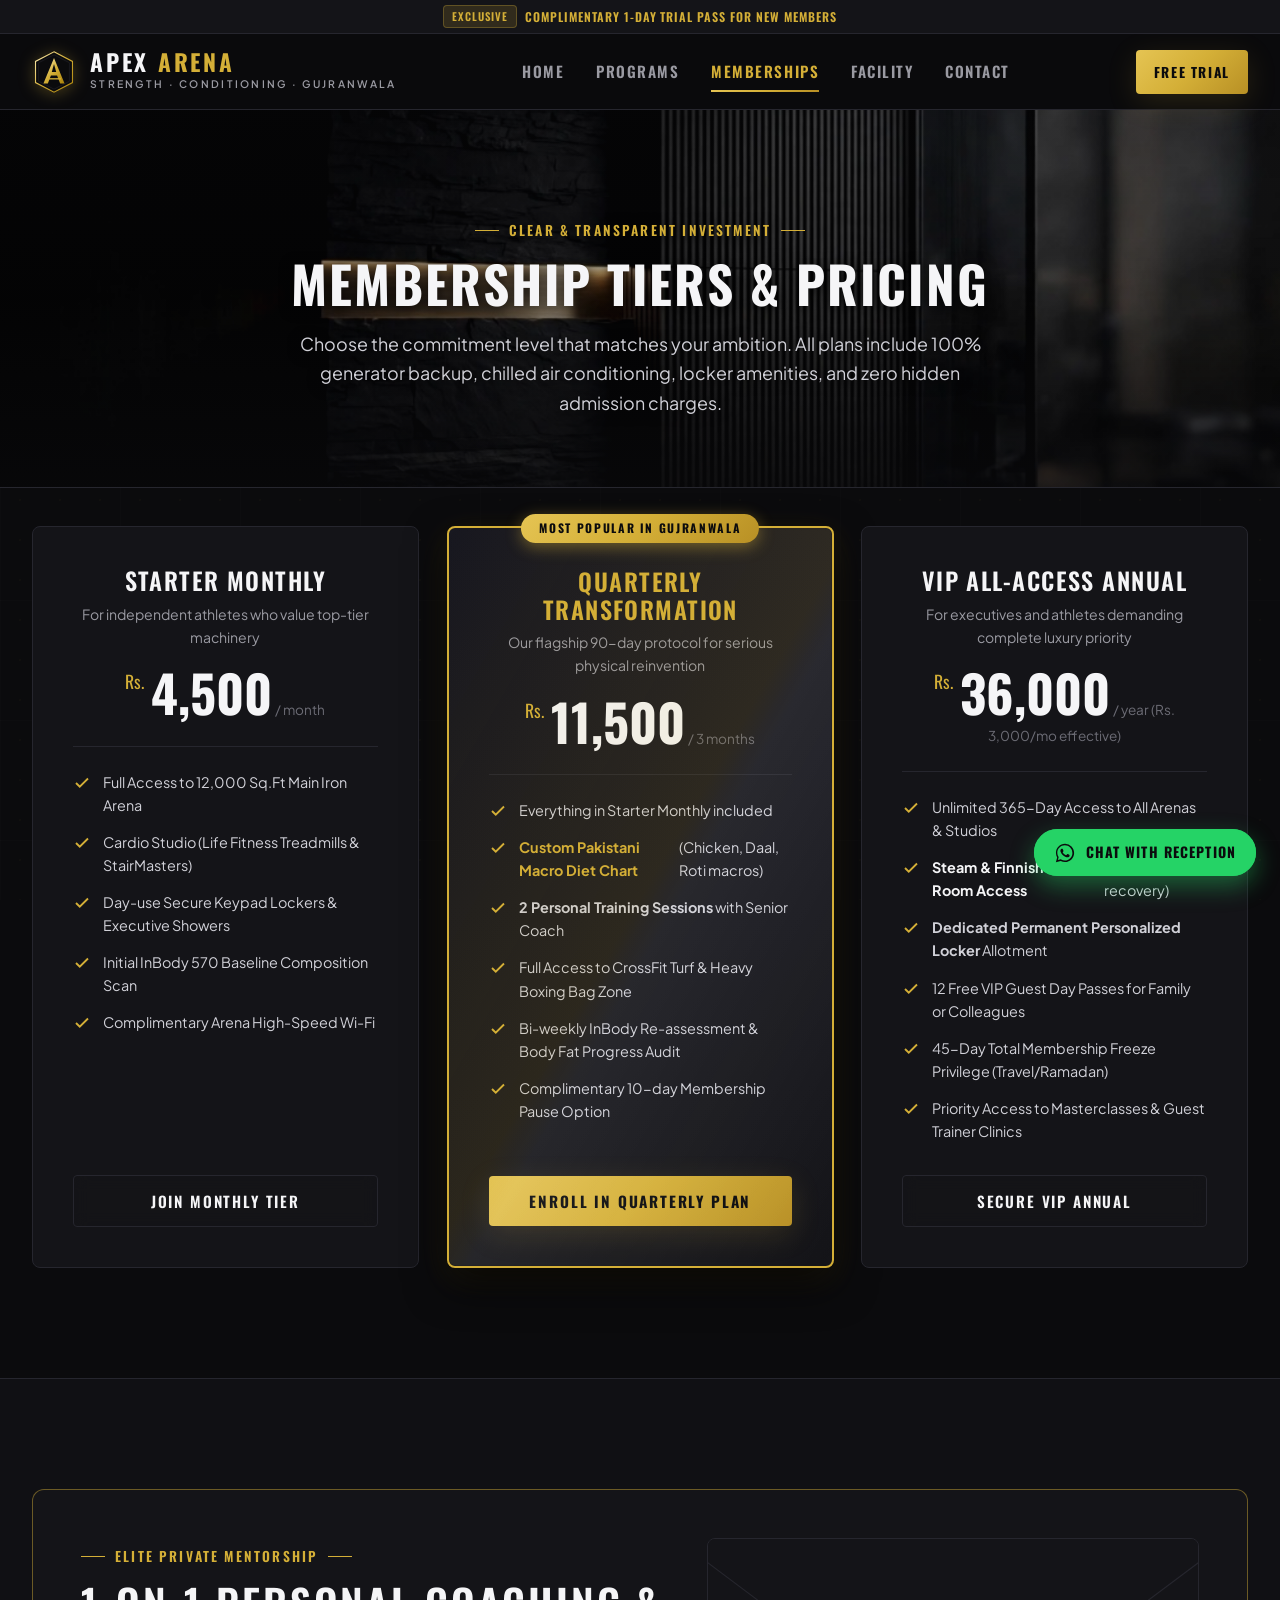
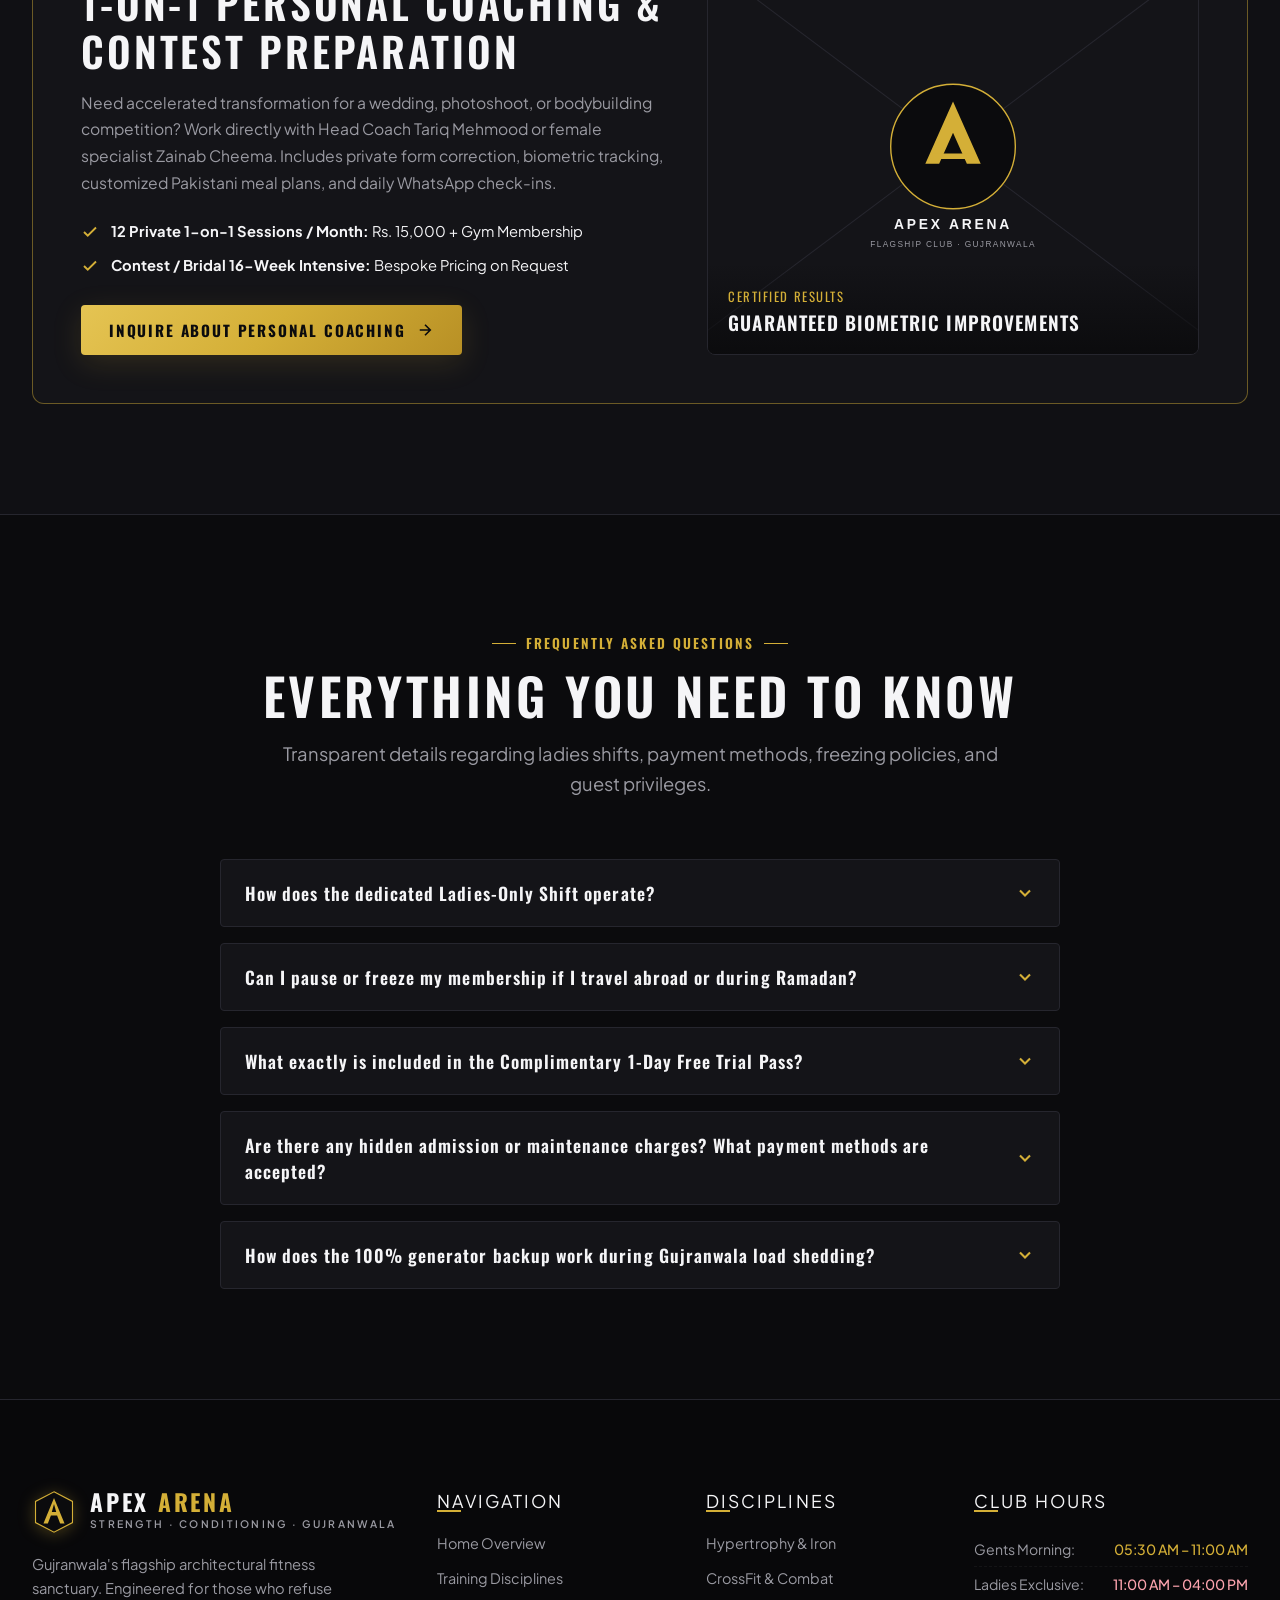
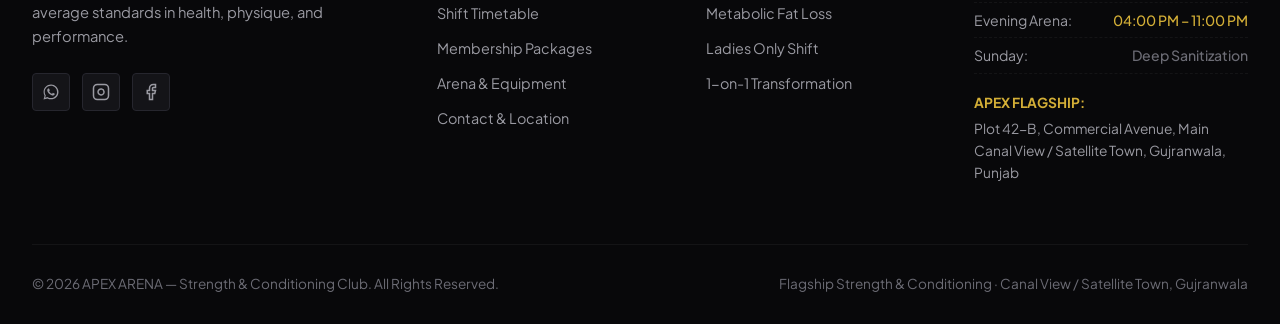
<file: memberships.html>
<!DOCTYPE html>
<html lang="en">
<head>
  <meta charset="UTF-8">
  <meta name="viewport" content="width=device-width, initial-scale=1.0">
  <title>Membership Plans & Pricing | APEX ARENA Gujranwala</title>
  <meta name="description" content="Transparent, value-stacked membership plans in PKR for APEX ARENA Gujranwala. Starter Monthly (Rs. 4,500), Quarterly Transformation (Rs. 11,500), and VIP Annual (Rs. 36,000). Zero hidden admission fees.">
  <meta name="keywords" content="Gym Fees Gujranwala, APEX ARENA Membership, Gym Packages Gujranwala, Ladies Gym Fees Gujranwala, Personal Trainer Rates Gujranwala">

  <!-- Favicon: Inline Architectural Gold Crest SVG with Gold/Red 'A' Emblem -->
  <link rel="icon" type="image/svg+xml" href="data:image/svg+xml,%3Csvg xmlns='http://www.w3.org/2000/svg' viewBox='0 0 64 64'%3E%3Crect width='64' height='64' rx='12' fill='%230B0B0D'/%3E%3Cpolygon points='32,4 58,18 58,46 32,60 6,46 6,18' stroke='%23D4AF37' stroke-width='2.5' fill='%23141418'/%3E%3Cpath d='M32 12 L14 50 H24 L28 40 H36 L40 50 H50 L32 12 Z' fill='%23D4AF37'/%3E%3Cpolygon points='32,22 35.5,33 28.5,33' fill='%230B0B0D'/%3E%3Crect x='23' y='37' width='18' height='3.5' rx='1.5' fill='%23E11D48'/%3E%3C/svg%3E">

  <!-- Google Fonts Preconnect & Stylesheet -->
  <link rel="preconnect" href="https://fonts.googleapis.com">
  <link rel="preconnect" href="https://fonts.gstatic.com" crossorigin>
  <link href="https://fonts.googleapis.com/css2?family=Oswald:wght@500;600;700&family=Plus+Jakarta+Sans:wght@400;500;600;700&display=swap" rel="stylesheet">

  <!-- Custom Stylesheet -->
  <link rel="stylesheet" href="styles.css">
</head>
<body>

  <!-- Top Announcement Ribbon -->
  <div class="top-ribbon" role="region" aria-label="Announcements">
    <div class="container ribbon-container">
      <div class="ribbon-item active">
        <span class="ribbon-badge">EXCLUSIVE</span>
        <span>COMPLIMENTARY 1-DAY TRIAL PASS FOR NEW MEMBERS</span>
      </div>
      <div class="ribbon-item">
        <span class="ribbon-badge ladies">LADIES ONLY</span>
        <span>DEDICATED LADIES-ONLY SHIFT · 11:00 AM TO 4:00 PM</span>
      </div>
      <div class="ribbon-item">
        <span class="ribbon-badge">UNINTERRUPTED</span>
        <span>FULLY AIR-CONDITIONED ARENA · 100% POWER BACKUP</span>
      </div>
    </div>
  </div>

  <!-- Sticky Luxury Header -->
  <header class="site-header" id="siteHeader">
    <div class="container nav-wrapper">
      <a href="index.html" class="brand-logo" aria-label="APEX ARENA Homepage">
        <svg class="logo-crest-svg" viewBox="0 0 100 100" fill="none" xmlns="http://www.w3.org/2000/svg">
          <defs>
            <linearGradient id="crestGold" x1="0%" y1="0%" x2="100%" y2="100%">
              <stop offset="0%" stop-color="#FFF0B8"/>
              <stop offset="50%" stop-color="#D4AF37"/>
              <stop offset="100%" stop-color="#AA820A"/>
            </linearGradient>
          </defs>
          <polygon points="50,4 92,26 92,74 50,96 8,74 8,26" stroke="url(#crestGold)" stroke-width="2.5" fill="#0B0B0D" />
          <polygon points="50,11 85,29 85,71 50,89 15,71 15,29" stroke="#26262E" stroke-width="1.2" fill="none" />
          <path d="M50 18 L26 76 H36 L43 58 H57 L64 76 H74 L50 18 Z" fill="url(#crestGold)" />
          <polygon points="50,32 55,50 45,50" fill="#0B0B0D" />
          <rect x="34" y="64" width="32" height="3" fill="#D4AF37" />
        </svg>
        <div class="brand-text">
          <span class="brand-title">APEX <span>ARENA</span></span>
          <span class="brand-sub">STRENGTH · CONDITIONING · GUJRANWALA</span>
        </div>
      </a>

      <!-- Desktop Nav -->
      <nav class="desktop-nav" aria-label="Primary Navigation">
        <a href="index.html" class="nav-link">Home</a>
        <a href="programs.html" class="nav-link">Programs</a>
        <a href="memberships.html" class="nav-link active">Memberships</a>
        <a href="facility.html" class="nav-link">Facility</a>
        <a href="contact.html" class="nav-link">Contact</a>
      </nav>

      <!-- Actions -->
      <div class="nav-actions">
        <button class="btn btn-gold btn-sm" data-open-trial aria-label="Claim Free Trial Pass">
          <span>FREE TRIAL</span>
        </button>
        <button class="menu-toggle" aria-label="Toggle mobile menu" aria-expanded="false">
          <span class="bar"></span>
          <span class="bar"></span>
          <span class="bar"></span>
        </button>
      </div>
    </div>
  </header>

  <!-- Mobile Drawer -->
  <div class="mobile-backdrop" id="mobileBackdrop"></div>
  <aside class="mobile-drawer" id="mobileDrawer" aria-label="Mobile Navigation Drawer">
    <div>
      <div style="display:flex; justify-content:space-between; align-items:center; margin-bottom: 24px; padding-bottom: 16px; border-bottom: 1px solid var(--border-hairline);">
        <span class="brand-title" style="font-size: 1.3rem;">APEX <span style="color:var(--gold);">ARENA</span></span>
        <span style="font-size: 0.7rem; color: var(--gold); letter-spacing: 0.14em; font-family: var(--font-heading); font-weight:600;">GUJRANWALA</span>
      </div>
      <ul class="mobile-nav-list">
        <li><a href="index.html" class="mobile-nav-link"><span>Home</span> <span>→</span></a></li>
        <li><a href="programs.html" class="mobile-nav-link"><span>Programs</span> <span>→</span></a></li>
        <li><a href="memberships.html" class="mobile-nav-link active"><span>Memberships</span> <span>→</span></a></li>
        <li><a href="facility.html" class="mobile-nav-link"><span>Facility</span> <span>→</span></a></li>
        <li><a href="contact.html" class="mobile-nav-link"><span>Contact</span> <span>→</span></a></li>
      </ul>
    </div>
    <div class="mobile-drawer-footer">
      <button class="btn btn-gold btn-block" data-open-trial>Claim 1-Day Free Trial</button>
      <a href="https://wa.me/923006291617?text=Hi%20APEX%20ARENA!%20I'd%20like%20to%20inquire%20about%20memberships%20and%20a%201-day%20free%20trial." target="_blank" rel="noopener noreferrer" class="btn btn-whatsapp btn-block" data-wa-drawer>
        <span>Chat on WhatsApp</span>
      </a>
    </div>
  </aside>

  <!-- ========================================================================
       PAGE HERO (LUXURY ARCHITECTURAL BANNER)
       ======================================================================== -->
  <section class="page-hero" aria-label="Page Header">
    <div class="page-hero-bg">
      <img 
        src="assets/hero-memberships.jpg" 
        alt="APEX ARENA Membership Tiers & Pricing" 
        class="page-hero-image"
        loading="eager"
      >
      <div class="page-hero-scrim"></div>
    </div>
    <div class="container text-center page-hero-content">
      <span class="eyebrow">CLEAR & TRANSPARENT INVESTMENT</span>
      <h1 class="page-hero-title">MEMBERSHIP TIERS & PRICING</h1>
      <p class="page-hero-desc">
        Choose the commitment level that matches your ambition. All plans include 100% generator backup, chilled air conditioning, locker amenities, and zero hidden admission charges.
      </p>
    </div>
  </section>

  <!-- ========================================================================
       3 VALUE-STACKED PKR PRICING CARDS
       ======================================================================== -->
  <section class="section" style="padding-top: 20px;">
    <div class="container">
      <div class="pricing-grid">
        <!-- Tier 1: Starter Monthly -->
        <div class="pricing-card">
          <div class="pricing-header">
            <h3 class="plan-name">STARTER MONTHLY</h3>
            <p class="plan-desc">For independent athletes who value top-tier machinery</p>
            <div class="plan-price-box">
              <span class="plan-currency">Rs.</span>
              <span class="plan-amount">4,500</span>
              <span class="plan-period">/ month</span>
            </div>
          </div>

          <div class="plan-features">
            <div class="plan-feature">
              <svg width="18" height="18" viewBox="0 0 24 24" fill="none" stroke="currentColor" stroke-width="2.5"><polyline points="20 6 9 17 4 12"/></svg>
              <span>Full Access to 12,000 Sq.Ft Main Iron Arena</span>
            </div>
            <div class="plan-feature">
              <svg width="18" height="18" viewBox="0 0 24 24" fill="none" stroke="currentColor" stroke-width="2.5"><polyline points="20 6 9 17 4 12"/></svg>
              <span>Cardio Studio (Life Fitness Treadmills & StairMasters)</span>
            </div>
            <div class="plan-feature">
              <svg width="18" height="18" viewBox="0 0 24 24" fill="none" stroke="currentColor" stroke-width="2.5"><polyline points="20 6 9 17 4 12"/></svg>
              <span>Day-use Secure Keypad Lockers & Executive Showers</span>
            </div>
            <div class="plan-feature">
              <svg width="18" height="18" viewBox="0 0 24 24" fill="none" stroke="currentColor" stroke-width="2.5"><polyline points="20 6 9 17 4 12"/></svg>
              <span>Initial InBody 570 Baseline Composition Scan</span>
            </div>
            <div class="plan-feature">
              <svg width="18" height="18" viewBox="0 0 24 24" fill="none" stroke="currentColor" stroke-width="2.5"><polyline points="20 6 9 17 4 12"/></svg>
              <span>Complimentary Arena High-Speed Wi-Fi</span>
            </div>
          </div>

          <button class="btn btn-outline btn-block" data-plan-name="Starter Monthly Plan" data-plan-price="Rs. 4,500/month">
            <span>Join Monthly Tier</span>
          </button>
        </div>

        <!-- Tier 2: Quarterly Transformation (FEATURED) -->
        <div class="pricing-card featured">
          <div class="pricing-badge-popular">MOST POPULAR IN GUJRANWALA</div>
          <div class="pricing-header">
            <h3 class="plan-name text-gold">QUARTERLY TRANSFORMATION</h3>
            <p class="plan-desc">Our flagship 90-day protocol for serious physical reinvention</p>
            <div class="plan-price-box">
              <span class="plan-currency">Rs.</span>
              <span class="plan-amount text-gold">11,500</span>
              <span class="plan-period">/ 3 months</span>
            </div>
          </div>

          <div class="plan-features">
            <div class="plan-feature">
              <svg width="18" height="18" viewBox="0 0 24 24" fill="none" stroke="currentColor" stroke-width="2.5"><polyline points="20 6 9 17 4 12"/></svg>
              <span>Everything in Starter Monthly included</span>
            </div>
            <div class="plan-feature">
              <svg width="18" height="18" viewBox="0 0 24 24" fill="none" stroke="currentColor" stroke-width="2.5"><polyline points="20 6 9 17 4 12"/></svg>
              <strong style="color:var(--gold);">Custom Pakistani Macro Diet Chart</strong> (Chicken, Daal, Roti macros)
            </div>
            <div class="plan-feature">
              <svg width="18" height="18" viewBox="0 0 24 24" fill="none" stroke="currentColor" stroke-width="2.5"><polyline points="20 6 9 17 4 12"/></svg>
              <span><strong>2 Personal Training Sessions</strong> with Senior Coach</span>
            </div>
            <div class="plan-feature">
              <svg width="18" height="18" viewBox="0 0 24 24" fill="none" stroke="currentColor" stroke-width="2.5"><polyline points="20 6 9 17 4 12"/></svg>
              <span>Full Access to CrossFit Turf & Heavy Boxing Bag Zone</span>
            </div>
            <div class="plan-feature">
              <svg width="18" height="18" viewBox="0 0 24 24" fill="none" stroke="currentColor" stroke-width="2.5"><polyline points="20 6 9 17 4 12"/></svg>
              <span>Bi-weekly InBody Re-assessment & Body Fat Progress Audit</span>
            </div>
            <div class="plan-feature">
              <svg width="18" height="18" viewBox="0 0 24 24" fill="none" stroke="currentColor" stroke-width="2.5"><polyline points="20 6 9 17 4 12"/></svg>
              <span>Complimentary 10-day Membership Pause Option</span>
            </div>
          </div>

          <button class="btn btn-gold btn-block" data-plan-name="Quarterly Transformation Plan" data-plan-price="Rs. 11,500/3 months">
            <span>Enroll in Quarterly Plan</span>
          </button>
        </div>

        <!-- Tier 3: VIP All-Access Annual -->
        <div class="pricing-card">
          <div class="pricing-header">
            <h3 class="plan-name">VIP ALL-ACCESS ANNUAL</h3>
            <p class="plan-desc">For executives and athletes demanding complete luxury priority</p>
            <div class="plan-price-box">
              <span class="plan-currency">Rs.</span>
              <span class="plan-amount">36,000</span>
              <span class="plan-period">/ year (Rs. 3,000/mo effective)</span>
            </div>
          </div>

          <div class="plan-features">
            <div class="plan-feature">
              <svg width="18" height="18" viewBox="0 0 24 24" fill="none" stroke="currentColor" stroke-width="2.5"><polyline points="20 6 9 17 4 12"/></svg>
              <span>Unlimited 365-Day Access to All Arenas & Studios</span>
            </div>
            <div class="plan-feature">
              <svg width="18" height="18" viewBox="0 0 24 24" fill="none" stroke="currentColor" stroke-width="2.5"><polyline points="20 6 9 17 4 12"/></svg>
              <strong style="color:var(--text-primary);">Steam & Finnish Sauna Room Access</strong> (Post-workout recovery)
            </div>
            <div class="plan-feature">
              <svg width="18" height="18" viewBox="0 0 24 24" fill="none" stroke="currentColor" stroke-width="2.5"><polyline points="20 6 9 17 4 12"/></svg>
              <span><strong>Dedicated Permanent Personalized Locker</strong> Allotment</span>
            </div>
            <div class="plan-feature">
              <svg width="18" height="18" viewBox="0 0 24 24" fill="none" stroke="currentColor" stroke-width="2.5"><polyline points="20 6 9 17 4 12"/></svg>
              <span>12 Free VIP Guest Day Passes for Family or Colleagues</span>
            </div>
            <div class="plan-feature">
              <svg width="18" height="18" viewBox="0 0 24 24" fill="none" stroke="currentColor" stroke-width="2.5"><polyline points="20 6 9 17 4 12"/></svg>
              <span>45-Day Total Membership Freeze Privilege (Travel/Ramadan)</span>
            </div>
            <div class="plan-feature">
              <svg width="18" height="18" viewBox="0 0 24 24" fill="none" stroke="currentColor" stroke-width="2.5"><polyline points="20 6 9 17 4 12"/></svg>
              <span>Priority Access to Masterclasses & Guest Trainer Clinics</span>
            </div>
          </div>

          <button class="btn btn-outline btn-block" data-plan-name="VIP All-Access Annual Plan" data-plan-price="Rs. 36,000/year">
            <span>Secure VIP Annual</span>
          </button>
        </div>
      </div>
    </div>
  </section>

  <!-- ========================================================================
       1-ON-1 PERSONAL COACHING & CONTEST PREP BANNER
       ======================================================================== -->
  <section class="section section-alt">
    <div class="container">
      <div style="background: var(--bg-card); border: 1px solid var(--border-gold); border-radius: var(--radius-md); padding: clamp(32px, 5vw, 48px); display: grid; grid-template-columns: 1.2fr 1fr; gap: 36px; align-items: center;">
        <div>
          <span class="eyebrow" style="margin-bottom: 12px;">ELITE PRIVATE MENTORSHIP</span>
          <h2 style="font-size: clamp(1.8rem, 3.2vw, 2.6rem); margin-bottom: 16px;">
            1-ON-1 PERSONAL COACHING & CONTEST PREPARATION
          </h2>
          <p style="color: var(--text-secondary); font-size: 0.98rem; margin-bottom: 24px; line-height: 1.7;">
            Need accelerated transformation for a wedding, photoshoot, or bodybuilding competition? Work directly with Head Coach Tariq Mehmood or female specialist Zainab Cheema. Includes private form correction, biometric tracking, customized Pakistani meal plans, and daily WhatsApp check-ins.
          </p>
          <div style="display: flex; flex-direction: column; gap: 10px; margin-bottom: 28px;">
            <div style="display:flex; align-items:center; gap: 12px; font-size:0.92rem; color:var(--text-primary);">
              <svg width="18" height="18" viewBox="0 0 24 24" fill="none" stroke="var(--gold)" stroke-width="2.5"><polyline points="20 6 9 17 4 12"/></svg>
              <span><strong>12 Private 1-on-1 Sessions / Month:</strong> Rs. 15,000 + Gym Membership</span>
            </div>
            <div style="display:flex; align-items:center; gap: 12px; font-size:0.92rem; color:var(--text-primary);">
              <svg width="18" height="18" viewBox="0 0 24 24" fill="none" stroke="var(--gold)" stroke-width="2.5"><polyline points="20 6 9 17 4 12"/></svg>
              <span><strong>Contest / Bridal 16-Week Intensive:</strong> Bespoke Pricing on Request</span>
            </div>
          </div>
          <button class="btn btn-gold" data-coach-name="Head Strength Coach" data-coach-spec="1-on-1 Personal Coaching Package">
            <span>Inquire About Personal Coaching</span>
            <svg width="18" height="18" viewBox="0 0 24 24" fill="none" stroke="currentColor" stroke-width="2.2"><path d="M5 12h14M12 5l7 7-7 7"/></svg>
          </button>
        </div>

        <div style="position: relative; border-radius: var(--radius-sm); overflow: hidden; border: 1px solid var(--border-hairline); height: 100%; min-height: 320px;">
          <img 
            src="https://images.unsplash.com/photo-1571019614242-c5c5dee9f50b?auto=format&fit=crop&w=800&q=80" 
            alt="Personal Training in Gujranwala at APEX ARENA" 
            style="width: 100%; height: 100%; object-fit: cover;"
            loading="lazy"
          >
          <div style="position: absolute; bottom: 0; left: 0; width: 100%; padding: 20px; background: linear-gradient(180deg, transparent 0%, rgba(11,11,13,0.95) 100%);">
            <span style="font-family: var(--font-heading); font-size: 0.8rem; color: var(--gold); letter-spacing: 0.12em; text-transform: uppercase;">CERTIFIED RESULTS</span>
            <h4 style="font-size: 1.2rem; margin-top: 4px;">Guaranteed Biometric Improvements</h4>
          </div>
        </div>
      </div>
    </div>
  </section>

  <!-- ========================================================================
       MEMBERSHIP FAQ ACCORDION
       ======================================================================== -->
  <section class="section" id="faq">
    <div class="container">
      <div class="section-header text-center">
        <span class="eyebrow">FREQUENTLY ASKED QUESTIONS</span>
        <h2>EVERYTHING YOU NEED TO KNOW</h2>
        <p class="section-subtitle">
          Transparent details regarding ladies shifts, payment methods, freezing policies, and guest privileges.
        </p>
      </div>

      <div class="faq-list">
        <!-- FAQ 1 -->
        <div class="faq-item">
          <button class="faq-toggle" aria-expanded="false">
            <span>How does the dedicated Ladies-Only Shift operate?</span>
            <svg class="faq-icon" viewBox="0 0 24 24" fill="none" stroke="currentColor" stroke-width="2.5"><polyline points="6 9 12 15 18 9"/></svg>
          </button>
          <div class="faq-content">
            <p>
              The Ladies Shift runs strictly from <strong>11:00 AM to 4:00 PM, Monday through Saturday</strong>. During this window, male members and male staff are not permitted on the premises. All training floors, the cardio deck, and studios are supervised exclusively by our female trainers, led by Coach Zainab Cheema. Privacy frosted glass and dedicated female reception ensure 100% peace of mind.
            </p>
          </div>
        </div>

        <!-- FAQ 2 -->
        <div class="faq-item">
          <button class="faq-toggle" aria-expanded="false">
            <span>Can I pause or freeze my membership if I travel abroad or during Ramadan?</span>
            <svg class="faq-icon" viewBox="0 0 24 24" fill="none" stroke="currentColor" stroke-width="2.5"><polyline points="6 9 12 15 18 9"/></svg>
          </button>
          <div class="faq-content">
            <p>
              Yes! We understand business travel and holy month commitments. Quarterly Transformation members can freeze their membership for up to <strong>10 days</strong>, while VIP Annual members receive up to <strong>45 days</strong> of total freeze privileges. Simply drop a message on our front desk WhatsApp prior to your departure to freeze your billing cycle.
            </p>
          </div>
        </div>

        <!-- FAQ 3 -->
        <div class="faq-item">
          <button class="faq-toggle" aria-expanded="false">
            <span>What exactly is included in the Complimentary 1-Day Free Trial Pass?</span>
            <svg class="faq-icon" viewBox="0 0 24 24" fill="none" stroke="currentColor" stroke-width="2.5"><polyline points="6 9 12 15 18 9"/></svg>
          </button>
          <div class="faq-content">
            <p>
              Your 1-Day Trial grants you complete, unrestricted access to the entire 12,000 sq.ft facility during your selected shift. You can test out our imported Hammer Strength plate-loaded machinery, run on the cardio deck, try our CrossFit turf, and get a complimentary 15-minute consultation with a senior fitness coach. There is zero pressure to sign up.
            </p>
          </div>
        </div>

        <!-- FAQ 4 -->
        <div class="faq-item">
          <button class="faq-toggle" aria-expanded="false">
            <span>Are there any hidden admission or maintenance charges? What payment methods are accepted?</span>
            <svg class="faq-icon" viewBox="0 0 24 24" fill="none" stroke="currentColor" stroke-width="2.5"><polyline points="6 9 12 15 18 9"/></svg>
          </button>
          <div class="faq-content">
            <p>
              APEX ARENA has <strong>zero admission fees</strong> and zero hidden locker or air-conditioning surcharges. The price you see is exactly what you pay. We accept Cash at the front desk, all major Debit/Credit Cards, direct Online Bank Transfers, and instant Raast ID payments.
            </p>
          </div>
        </div>

        <!-- FAQ 5 -->
        <div class="faq-item">
          <button class="faq-toggle" aria-expanded="false">
            <span>How does the 100% generator backup work during Gujranwala load shedding?</span>
            <svg class="faq-icon" viewBox="0 0 24 24" fill="none" stroke="currentColor" stroke-width="2.5"><polyline points="6 9 12 15 18 9"/></svg>
          </button>
          <div class="faq-content">
            <p>
              Our arena is equipped with an industrial-grade Caterpillar prime power generator connected to an automatic transfer switch (ATS). When municipal grid power fluctuates or drops, our generator switches over within 8 seconds, ensuring all centralized air conditioning chillers, lighting, ventilation fans, and sound systems operate continuously without interruption.
            </p>
          </div>
        </div>
      </div>
    </div>
  </section>

  <!-- ========================================================================
       GLOBAL FOOTER
       ======================================================================== -->
  <footer class="site-footer">
    <div class="container">
      <div class="footer-grid">
        <div class="footer-brand-col">
          <a href="index.html" class="brand-logo" aria-label="APEX ARENA Homepage">
            <svg class="logo-crest-svg" viewBox="0 0 100 100" fill="none" xmlns="http://www.w3.org/2000/svg">
              <polygon points="50,4 92,26 92,74 50,96 8,74 8,26" stroke="#D4AF37" stroke-width="2.5" fill="#0B0B0D" />
              <path d="M50 18 L26 76 H36 L43 58 H57 L64 76 H74 L50 18 Z" fill="#D4AF37" />
              <polygon points="50,32 55,50 45,50" fill="#0B0B0D" />
            </svg>
            <div class="brand-text">
              <span class="brand-title">APEX <span>ARENA</span></span>
              <span class="brand-sub">STRENGTH · CONDITIONING · GUJRANWALA</span>
            </div>
          </a>
          <p>
            Gujranwala's flagship architectural fitness sanctuary. Engineered for those who refuse average standards in health, physique, and performance.
          </p>
          <div class="footer-social-links">
            <a href="https://wa.me/923006291617?text=Hi%20APEX%20ARENA!%20I'd%20like%20to%20inquire%20about%20memberships%20and%20a%201-day%20free%20trial." target="_blank" rel="noopener noreferrer" class="social-btn" aria-label="WhatsApp" data-wa-footer>
              <svg width="18" height="18" viewBox="0 0 24 24" fill="currentColor"><path d="M12.04 2c-5.46 0-9.91 4.45-9.91 9.91 0 1.75.46 3.45 1.32 4.95L2.05 22l5.25-1.38c1.45.79 3.08 1.21 4.74 1.21 5.46 0 9.91-4.45 9.91-9.91 0-2.65-1.03-5.14-2.9-7.01A9.816 9.816 0 0012.04 2zm0 18.15c-1.52 0-3-.41-4.31-1.19l-.31-.18-3.2.84.85-3.12-.2-.32a8.19 8.19 0 01-1.26-4.27c0-4.54 3.7-8.24 8.24-8.24 2.2 0 4.27.86 5.82 2.42a8.18 8.18 0 012.41 5.83c.01 4.54-3.69 8.23-8.25 8.23zm4.52-6.17c-.25-.12-1.47-.72-1.7-.81-.23-.08-.39-.12-.56.12-.17.25-.64.81-.79.97-.14.17-.29.19-.54.06-.25-.12-1.05-.39-2-1.23-.74-.66-1.24-1.47-1.39-1.72-.14-.25-.02-.38.11-.51.11-.11.25-.29.37-.43.12-.15.17-.25.25-.42.08-.17.04-.31-.02-.43s-.56-1.36-.77-1.86c-.2-.49-.41-.42-.56-.43h-.48c-.17 0-.43.06-.66.31-.23.25-.87.85-.87 2.07s.89 2.4 1.01 2.57c.12.17 1.75 2.67 4.23 3.74.59.26 1.05.41 1.41.53.59.19 1.13.16 1.56.1.48-.07 1.47-.6 1.68-1.18.21-.58.21-1.07.15-1.18-.07-.12-.23-.19-.48-.31z"/></svg>
            </a>
            <a href="https://instagram.com/apexarenagujranwala" target="_blank" rel="noopener noreferrer" class="social-btn" aria-label="Instagram">
              <svg width="18" height="18" viewBox="0 0 24 24" fill="none" stroke="currentColor" stroke-width="2"><rect x="2" y="2" width="20" height="20" rx="5" ry="5"/><path d="M16 11.37A4 4 0 1 1 12.63 8 4 4 0 0 1 16 11.37z"/><line x1="17.5" y1="6.5" x2="17.51" y2="6.5"/></svg>
            </a>
            <a href="https://facebook.com/apexarenagujranwala" target="_blank" rel="noopener noreferrer" class="social-btn" aria-label="Facebook">
              <svg width="18" height="18" viewBox="0 0 24 24" fill="none" stroke="currentColor" stroke-width="2"><path d="M18 2h-3a5 5 0 0 0-5 5v3H7v4h3v8h4v-8h3l1-4h-4V7a1 1 0 0 1 1-1h3z"/></svg>
            </a>
          </div>
        </div>

        <!-- Col 2: Navigation Links (Collapsible Accordion on Mobile) -->
        <div class="footer-col footer-accordion">
          <button class="footer-col-title footer-accordion-btn" type="button" aria-expanded="false" aria-controls="footerNavPanel">
            <span>NAVIGATION</span>
            <span class="accordion-icon" aria-hidden="true">+</span>
          </button>
          <div class="footer-accordion-panel" id="footerNavPanel">
            <div class="footer-links">
              <a href="index.html">Home Overview</a>
              <a href="programs.html">Training Disciplines</a>
              <a href="programs.html#schedule">Shift Timetable</a>
              <a href="memberships.html">Membership Packages</a>
              <a href="facility.html">Arena & Equipment</a>
              <a href="contact.html">Contact & Location</a>
            </div>
          </div>
        </div>

        <!-- Col 3: Programs (Collapsible Accordion on Mobile) -->
        <div class="footer-col footer-accordion">
          <button class="footer-col-title footer-accordion-btn" type="button" aria-expanded="false" aria-controls="footerDisciplinesPanel">
            <span>DISCIPLINES</span>
            <span class="accordion-icon" aria-hidden="true">+</span>
          </button>
          <div class="footer-accordion-panel" id="footerDisciplinesPanel">
            <div class="footer-links">
              <a href="programs.html#bodybuilding">Hypertrophy & Iron</a>
              <a href="programs.html#crossfit">CrossFit & Combat</a>
              <a href="programs.html#hiit">Metabolic Fat Loss</a>
              <a href="programs.html#ladies">Ladies Only Shift</a>
              <a href="programs.html#pt">1-on-1 Transformation</a>
            </div>
          </div>
        </div>

        <!-- Col 4: Club Hours & Location (Collapsible Accordion on Mobile) -->
        <div class="footer-col footer-accordion">
          <button class="footer-col-title footer-accordion-btn" type="button" aria-expanded="false" aria-controls="footerHoursPanel">
            <span>CLUB HOURS</span>
            <span class="accordion-icon" aria-hidden="true">+</span>
          </button>
          <div class="footer-accordion-panel" id="footerHoursPanel">
            <div class="footer-hours-item">
              <span>Gents Morning:</span>
              <span>05:30 AM – 11:00 AM</span>
            </div>
            <div class="footer-hours-item">
              <span>Ladies Exclusive:</span>
              <span style="color: #FDA4AF;">11:00 AM – 04:00 PM</span>
            </div>
            <div class="footer-hours-item">
              <span>Evening Arena:</span>
              <span>04:00 PM – 11:00 PM</span>
            </div>
            <div class="footer-hours-item">
              <span>Sunday:</span>
              <span style="color: var(--text-muted);">Deep Sanitization</span>
            </div>

            <div style="margin-top: 18px; font-size: 0.86rem; color: var(--text-secondary);">
              <strong style="color: var(--gold); display: block; margin-bottom: 4px;">APEX FLAGSHIP:</strong>
              Plot 42-B, Commercial Avenue, Main Canal View / Satellite Town, Gujranwala, Punjab
            </div>
          </div>
        </div>
      </div>

      <div class="footer-bottom">
        <div>
          © 2026 APEX ARENA — Strength & Conditioning Club. All Rights Reserved.
        </div>
        <div>
          Flagship Strength & Conditioning · Canal View / Satellite Town, Gujranwala
        </div>
      </div>
    </div>
  </footer>

  <!-- Floating WhatsApp CTA -->
  <a href="https://wa.me/923006291617?text=Hi%20APEX%20ARENA!%20I'd%20like%20to%20inquire%20about%20memberships%20and%20a%201-day%20free%20trial." class="floating-whatsapp" aria-label="Chat on WhatsApp" target="_blank" rel="noopener noreferrer" data-wa-floating>
    <svg class="floating-whatsapp-icon" viewBox="0 0 24 24" fill="currentColor">
      <path d="M12.04 2c-5.46 0-9.91 4.45-9.91 9.91 0 1.75.46 3.45 1.32 4.95L2.05 22l5.25-1.38c1.45.79 3.08 1.21 4.74 1.21 5.46 0 9.91-4.45 9.91-9.91 0-2.65-1.03-5.14-2.9-7.01A9.816 9.816 0 0012.04 2zm0 18.15c-1.52 0-3-.41-4.31-1.19l-.31-.18-3.2.84.85-3.12-.2-.32a8.19 8.19 0 01-1.26-4.27c0-4.54 3.7-8.24 8.24-8.24 2.2 0 4.27.86 5.82 2.42a8.18 8.18 0 012.41 5.83c.01 4.54-3.69 8.23-8.25 8.23zm4.52-6.17c-.25-.12-1.47-.72-1.7-.81-.23-.08-.39-.12-.56.12-.17.25-.64.81-.79.97-.14.17-.29.19-.54.06-.25-.12-1.05-.39-2-1.23-.74-.66-1.24-1.47-1.39-1.72-.14-.25-.02-.38.11-.51.11-.11.25-.29.37-.43.12-.15.17-.25.25-.42.08-.17.04-.31-.02-.43s-.56-1.36-.77-1.86c-.2-.49-.41-.42-.56-.43h-.48c-.17 0-.43.06-.66.31-.23.25-.87.85-.87 2.07s.89 2.4 1.01 2.57c.12.17 1.75 2.67 4.23 3.74.59.26 1.05.41 1.41.53.59.19 1.13.16 1.56.1.48-.07 1.47-.6 1.68-1.18.21-.58.21-1.07.15-1.18-.07-.12-.23-.19-.48-.31z"/>
    </svg>
    <span>Chat with Reception</span>
  </a>

  <!-- Universal Free Trial Modal -->
  <div class="modal-overlay" id="trialModalOverlay" role="dialog" aria-modal="true" aria-labelledby="modalTitle">
    <div class="modal-container">
      <button class="modal-close-btn" id="modalCloseBtn" aria-label="Close dialog">✕</button>
      <div class="modal-header" style="margin-bottom: 20px;">
        <span class="eyebrow no-after" style="margin-bottom: 6px;">VIP ARENA PASS</span>
        <h3 id="modalTitle" style="font-size: 1.7rem;">Claim Your 1-Day Trial</h3>
        <p style="font-size: 0.9rem; color: var(--text-secondary); margin-top: 6px;">
          Experience Gujranwala’s premier strength & conditioning arena free of charge. No upfront payment required.
        </p>
      </div>

      <form id="modalTrialForm" class="calc-form">
        <div class="form-field">
          <label class="form-label" for="modalName">Full Name</label>
          <input type="text" id="modalName" name="name" class="form-input" placeholder="e.g. Usman Gondal" required>
        </div>
        <div class="form-field">
          <label class="form-label" for="modalPhone">WhatsApp Number</label>
          <input type="tel" id="modalPhone" name="phone" class="form-input" placeholder="e.g. 0300 6291617" required>
        </div>
        <div class="form-group-row">
          <div class="form-field">
            <label class="form-label" for="modalGoal">Primary Goal</label>
            <select id="modalGoal" name="goal" class="form-select">
              <option value="Muscle Building & Strength">Muscle Building</option>
              <option value="Fat Loss & Shred">Fat Loss & HIIT</option>
              <option value="CrossFit & Conditioning">CrossFit / MMA</option>
              <option value="Ladies Fitness & Zumba">Ladies Fitness / Zumba</option>
              <option value="General Athletic Health">General Athletic Health</option>
            </select>
          </div>
          <div class="form-field">
            <label class="form-label" for="modalShift">Preferred Shift</label>
            <select id="modalShift" name="shift" class="form-select">
              <option value="Gents Morning (5:30 AM - 11:00 AM)">Gents Morning (5:30 - 11:00 AM)</option>
              <option value="Ladies Shift (11:00 AM - 4:00 PM)">Ladies Shift (11:00 AM - 4:00 PM)</option>
              <option value="Evening Arena (4:00 PM - 11:00 PM)">Evening Arena (4:00 - 11:00 PM)</option>
            </select>
          </div>
        </div>
        <div class="pass-preview-box">
          <svg width="22" height="22" viewBox="0 0 24 24" fill="none" stroke="currentColor" stroke-width="2"><path d="M12 22s8-4 8-10V5l-8-3-8 3v7c0 6 8 10 8 10z"/></svg>
          <span>100% Free · Includes full gym access & trainer consultation</span>
        </div>
        <button type="submit" class="btn btn-gold btn-block" style="margin-top: 8px;">
          <span>Generate Free Pass via WhatsApp</span>
        </button>
      </form>
    </div>
  </div>

  <script src="app.js"></script>
</body>
</html>
</file>
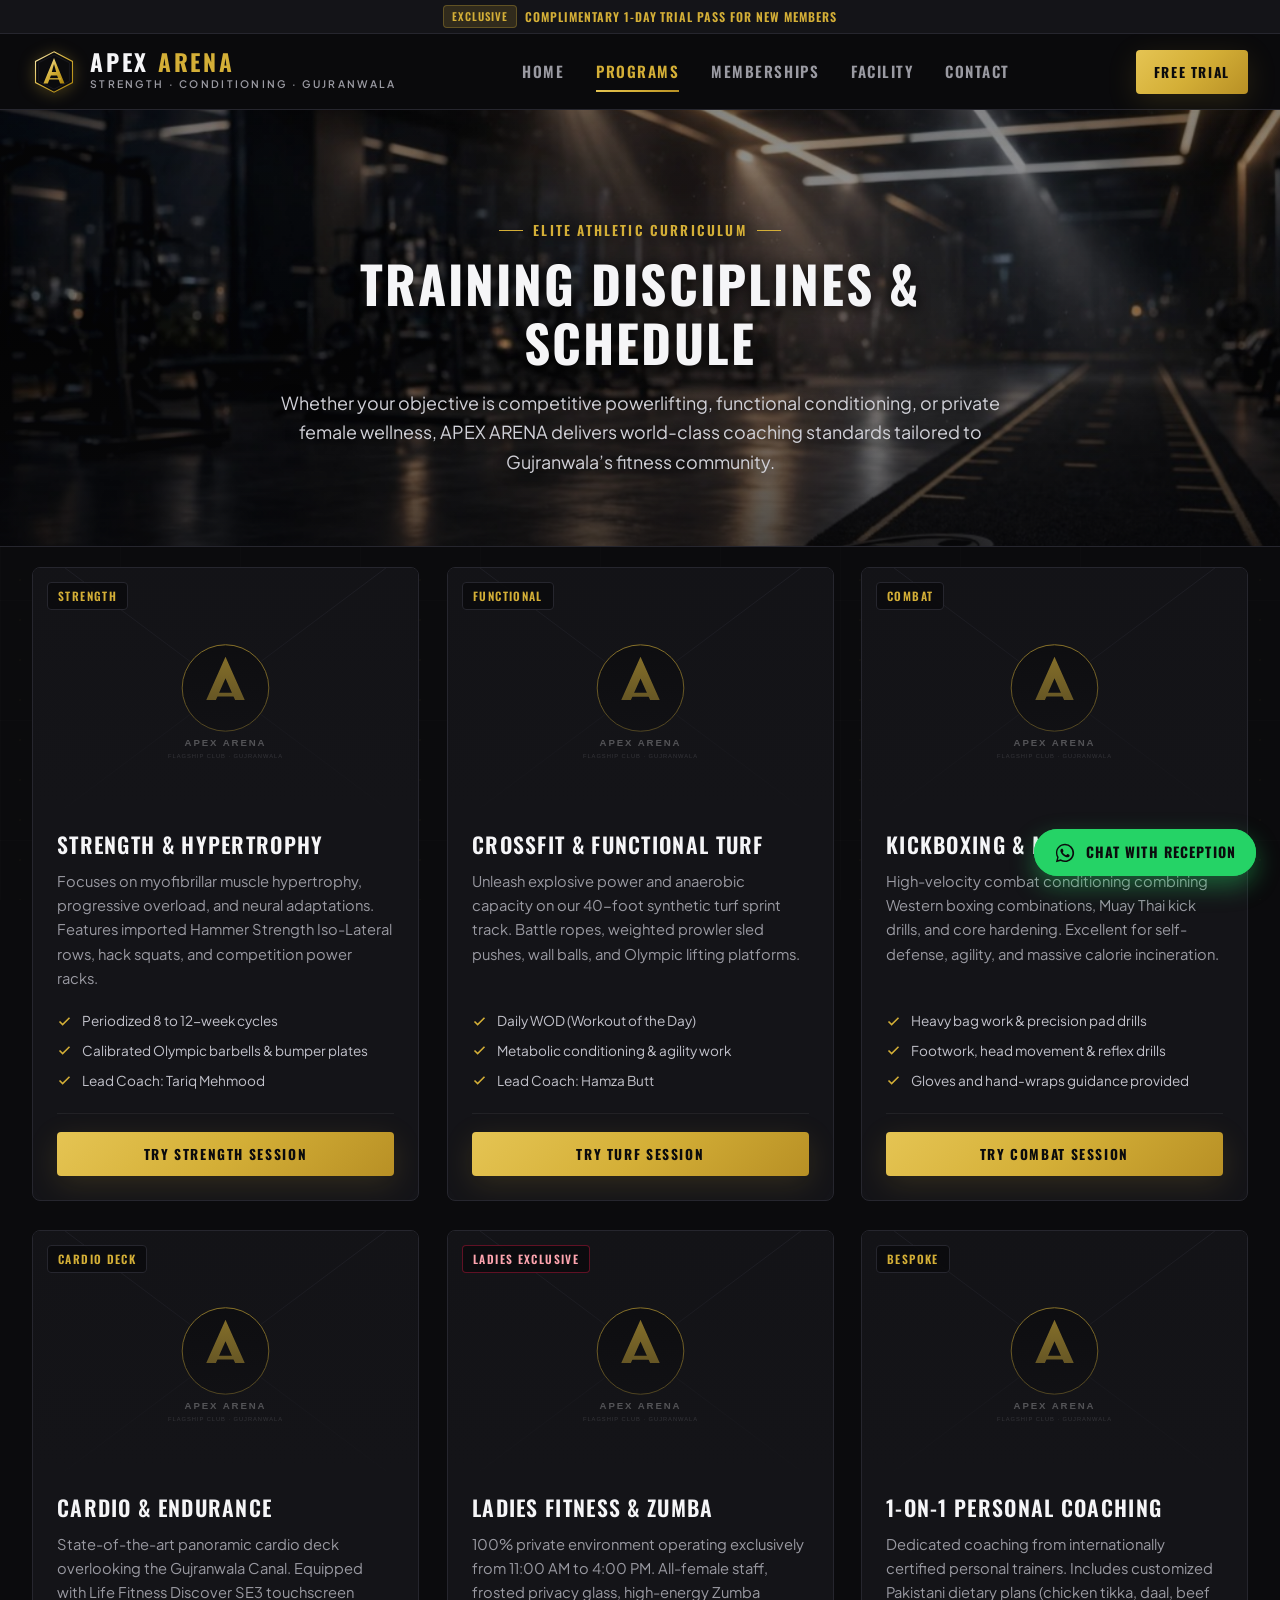
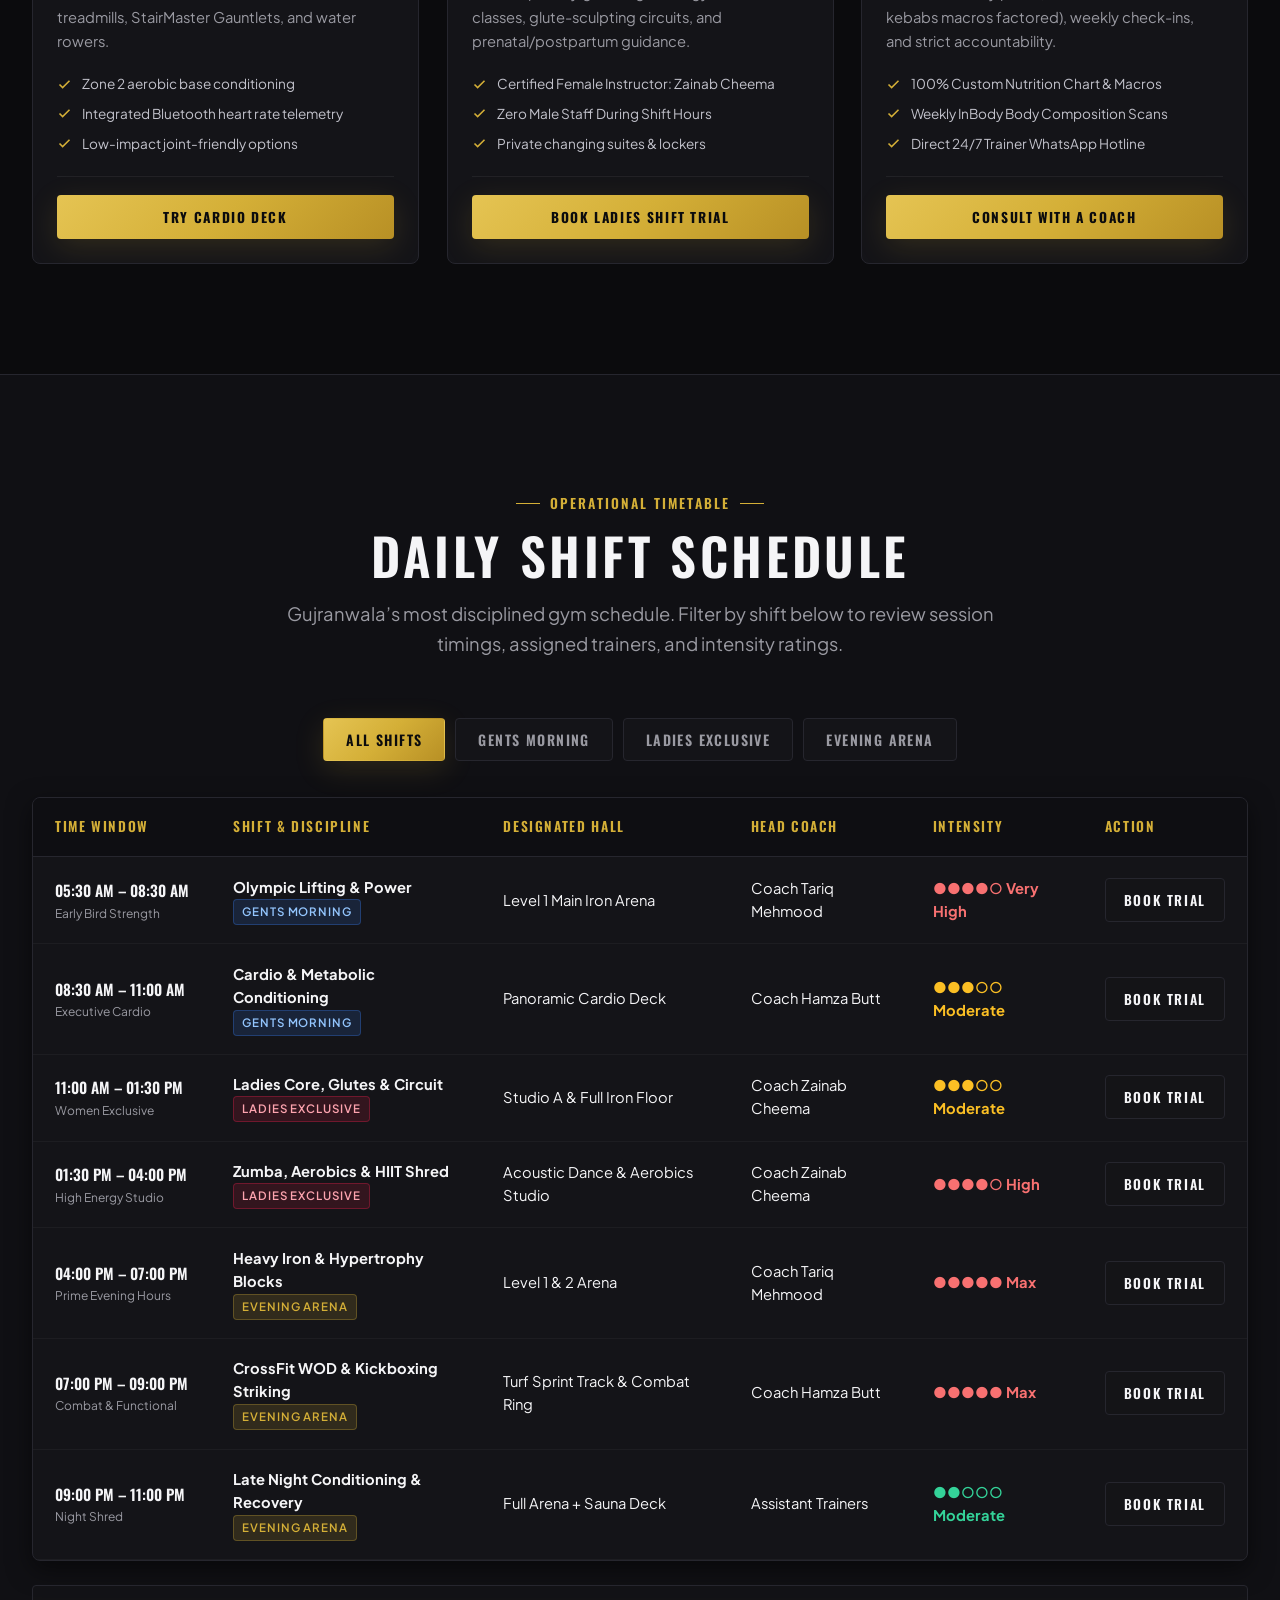
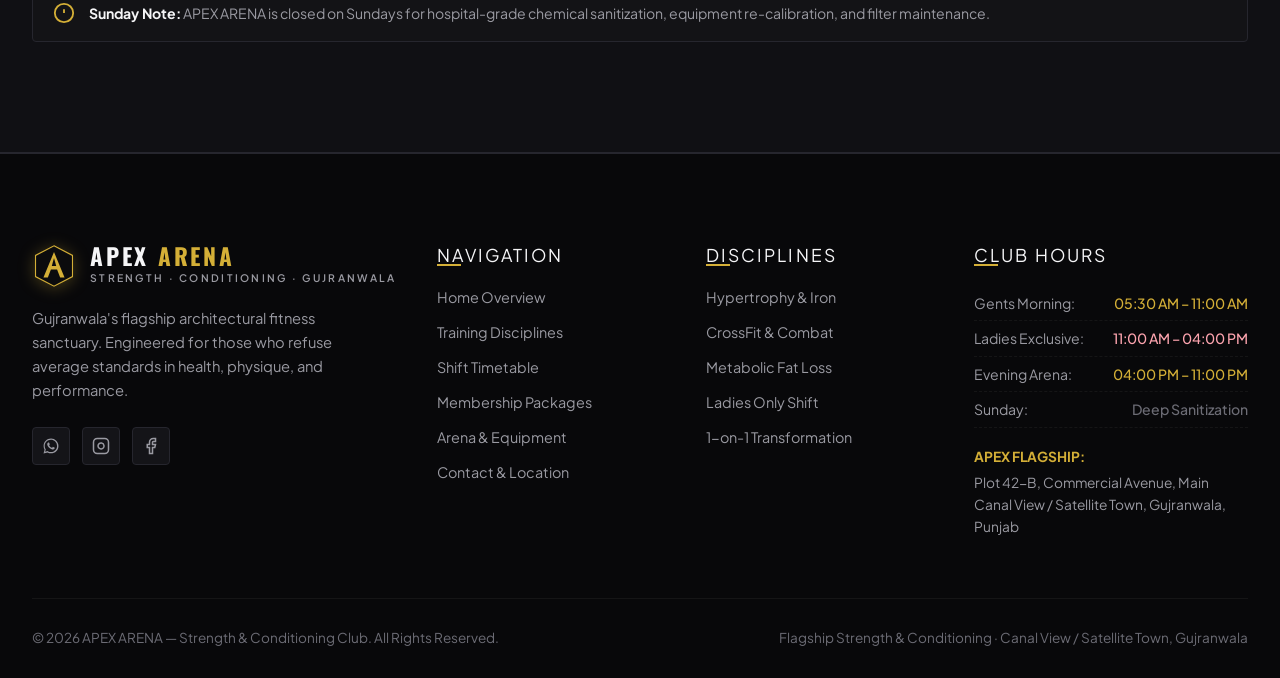
<file: programs.html>
<!DOCTYPE html>
<html lang="en">
<head>
  <meta charset="UTF-8">
  <meta name="viewport" content="width=device-width, initial-scale=1.0">
  <title>Training Programs & Shift Schedule | APEX ARENA Gujranwala</title>
  <meta name="description" content="Explore APEX ARENA's 6 elite fitness disciplines and daily shift timetable. Strength & Hypertrophy, CrossFit Turf, MMA Kickboxing, Ladies-Only Shift, and 1-on-1 Coaching in Gujranwala.">
  <meta name="keywords" content="Gym Programs Gujranwala, Ladies Gym Timing Gujranwala, CrossFit Gujranwala, Boxing Gujranwala, Personal Trainer Gujranwala">

  <!-- Favicon: Inline Architectural Gold Crest SVG with Gold/Red 'A' Emblem -->
  <link rel="icon" type="image/svg+xml" href="data:image/svg+xml,%3Csvg xmlns='http://www.w3.org/2000/svg' viewBox='0 0 64 64'%3E%3Crect width='64' height='64' rx='12' fill='%230B0B0D'/%3E%3Cpolygon points='32,4 58,18 58,46 32,60 6,46 6,18' stroke='%23D4AF37' stroke-width='2.5' fill='%23141418'/%3E%3Cpath d='M32 12 L14 50 H24 L28 40 H36 L40 50 H50 L32 12 Z' fill='%23D4AF37'/%3E%3Cpolygon points='32,22 35.5,33 28.5,33' fill='%230B0B0D'/%3E%3Crect x='23' y='37' width='18' height='3.5' rx='1.5' fill='%23E11D48'/%3E%3C/svg%3E">

  <!-- Google Fonts Preconnect & Stylesheet -->
  <link rel="preconnect" href="https://fonts.googleapis.com">
  <link rel="preconnect" href="https://fonts.gstatic.com" crossorigin>
  <link href="https://fonts.googleapis.com/css2?family=Oswald:wght@500;600;700&family=Plus+Jakarta+Sans:wght@400;500;600;700&display=swap" rel="stylesheet">

  <!-- Custom Stylesheet -->
  <link rel="stylesheet" href="styles.css">
</head>
<body>

  <!-- Top Announcement Ribbon -->
  <div class="top-ribbon" role="region" aria-label="Announcements">
    <div class="container ribbon-container">
      <div class="ribbon-item active">
        <span class="ribbon-badge">EXCLUSIVE</span>
        <span>COMPLIMENTARY 1-DAY TRIAL PASS FOR NEW MEMBERS</span>
      </div>
      <div class="ribbon-item">
        <span class="ribbon-badge ladies">LADIES ONLY</span>
        <span>DEDICATED LADIES-ONLY SHIFT · 11:00 AM TO 4:00 PM</span>
      </div>
      <div class="ribbon-item">
        <span class="ribbon-badge">UNINTERRUPTED</span>
        <span>FULLY AIR-CONDITIONED ARENA · 100% POWER BACKUP</span>
      </div>
    </div>
  </div>

  <!-- Sticky Luxury Header -->
  <header class="site-header" id="siteHeader">
    <div class="container nav-wrapper">
      <a href="index.html" class="brand-logo" aria-label="APEX ARENA Homepage">
        <svg class="logo-crest-svg" viewBox="0 0 100 100" fill="none" xmlns="http://www.w3.org/2000/svg">
          <defs>
            <linearGradient id="crestGold" x1="0%" y1="0%" x2="100%" y2="100%">
              <stop offset="0%" stop-color="#FFF0B8"/>
              <stop offset="50%" stop-color="#D4AF37"/>
              <stop offset="100%" stop-color="#AA820A"/>
            </linearGradient>
          </defs>
          <polygon points="50,4 92,26 92,74 50,96 8,74 8,26" stroke="url(#crestGold)" stroke-width="2.5" fill="#0B0B0D" />
          <polygon points="50,11 85,29 85,71 50,89 15,71 15,29" stroke="#26262E" stroke-width="1.2" fill="none" />
          <path d="M50 18 L26 76 H36 L43 58 H57 L64 76 H74 L50 18 Z" fill="url(#crestGold)" />
          <polygon points="50,32 55,50 45,50" fill="#0B0B0D" />
          <rect x="34" y="64" width="32" height="3" fill="#D4AF37" />
        </svg>
        <div class="brand-text">
          <span class="brand-title">APEX <span>ARENA</span></span>
          <span class="brand-sub">STRENGTH · CONDITIONING · GUJRANWALA</span>
        </div>
      </a>

      <!-- Desktop Nav -->
      <nav class="desktop-nav" aria-label="Primary Navigation">
        <a href="index.html" class="nav-link">Home</a>
        <a href="programs.html" class="nav-link active">Programs</a>
        <a href="memberships.html" class="nav-link">Memberships</a>
        <a href="facility.html" class="nav-link">Facility</a>
        <a href="contact.html" class="nav-link">Contact</a>
      </nav>

      <!-- Actions -->
      <div class="nav-actions">
        <button class="btn btn-gold btn-sm" data-open-trial aria-label="Claim Free Trial Pass">
          <span>FREE TRIAL</span>
        </button>
        <button class="menu-toggle" aria-label="Toggle mobile menu" aria-expanded="false">
          <span class="bar"></span>
          <span class="bar"></span>
          <span class="bar"></span>
        </button>
      </div>
    </div>
  </header>

  <!-- Mobile Drawer -->
  <div class="mobile-backdrop" id="mobileBackdrop"></div>
  <aside class="mobile-drawer" id="mobileDrawer" aria-label="Mobile Navigation Drawer">
    <div>
      <div style="display:flex; justify-content:space-between; align-items:center; margin-bottom: 24px; padding-bottom: 16px; border-bottom: 1px solid var(--border-hairline);">
        <span class="brand-title" style="font-size: 1.3rem;">APEX <span style="color:var(--gold);">ARENA</span></span>
        <span style="font-size: 0.7rem; color: var(--gold); letter-spacing: 0.14em; font-family: var(--font-heading); font-weight:600;">GUJRANWALA</span>
      </div>
      <ul class="mobile-nav-list">
        <li><a href="index.html" class="mobile-nav-link"><span>Home</span> <span>→</span></a></li>
        <li><a href="programs.html" class="mobile-nav-link active"><span>Programs</span> <span>→</span></a></li>
        <li><a href="memberships.html" class="mobile-nav-link"><span>Memberships</span> <span>→</span></a></li>
        <li><a href="facility.html" class="mobile-nav-link"><span>Facility</span> <span>→</span></a></li>
        <li><a href="contact.html" class="mobile-nav-link"><span>Contact</span> <span>→</span></a></li>
      </ul>
    </div>
    <div class="mobile-drawer-footer">
      <button class="btn btn-gold btn-block" data-open-trial>Claim 1-Day Free Trial</button>
      <a href="https://wa.me/923006291617?text=Hi%20APEX%20ARENA!%20I'd%20like%20to%20inquire%20about%20memberships%20and%20a%201-day%20free%20trial." target="_blank" rel="noopener noreferrer" class="btn btn-whatsapp btn-block" data-wa-drawer>
        <span>Chat on WhatsApp</span>
      </a>
    </div>
  </aside>

  <!-- ========================================================================
       PAGE HERO (LUXURY ARCHITECTURAL BANNER)
       ======================================================================== -->
  <section class="page-hero" aria-label="Page Header">
    <div class="page-hero-bg">
      <img 
        src="assets/hero-programs.jpg" 
        alt="APEX ARENA Training Disciplines & Schedule" 
        class="page-hero-image"
        loading="eager"
      >
      <div class="page-hero-scrim"></div>
    </div>
    <div class="container text-center page-hero-content">
      <span class="eyebrow">ELITE ATHLETIC CURRICULUM</span>
      <h1 class="page-hero-title">TRAINING DISCIPLINES & SCHEDULE</h1>
      <p class="page-hero-desc">
        Whether your objective is competitive powerlifting, functional conditioning, or private female wellness, APEX ARENA delivers world-class coaching standards tailored to Gujranwala’s fitness community.
      </p>
    </div>
  </section>

  <!-- ========================================================================
       6 TRAINING DISCIPLINES GRID
       ======================================================================== -->
  <section class="section" style="padding-top: 20px;">
    <div class="container">
      <div class="cards-grid-3">
        <!-- 1. Strength & Hypertrophy -->
        <div class="luxury-card" id="bodybuilding">
          <div class="card-media">
            <span class="card-badge-top">STRENGTH</span>
            <img 
              src="https://images.unsplash.com/photo-1581009146145-b5ef050c2e1e?auto=format&fit=crop&w=800&q=80" 
              alt="Strength and Hypertrophy Training" 
              class="card-img"
              loading="lazy"
            >
            <div class="card-vignette"></div>
          </div>
          <div class="card-body">
            <h3 class="card-title">STRENGTH & HYPERTROPHY</h3>
            <p class="card-desc">
              Focuses on myofibrillar muscle hypertrophy, progressive overload, and neural adaptations. Features imported Hammer Strength Iso-Lateral rows, hack squats, and competition power racks.
            </p>
            <div class="card-features-list">
              <div class="card-feature-item">
                <svg width="15" height="15" viewBox="0 0 24 24" fill="none" stroke="currentColor" stroke-width="2.5"><polyline points="20 6 9 17 4 12"/></svg>
                <span>Periodized 8 to 12-week cycles</span>
              </div>
              <div class="card-feature-item">
                <svg width="15" height="15" viewBox="0 0 24 24" fill="none" stroke="currentColor" stroke-width="2.5"><polyline points="20 6 9 17 4 12"/></svg>
                <span>Calibrated Olympic barbells & bumper plates</span>
              </div>
              <div class="card-feature-item">
                <svg width="15" height="15" viewBox="0 0 24 24" fill="none" stroke="currentColor" stroke-width="2.5"><polyline points="20 6 9 17 4 12"/></svg>
                <span>Lead Coach: Tariq Mehmood</span>
              </div>
            </div>
            <div class="card-footer">
              <button class="btn btn-gold btn-sm btn-block" data-open-trial data-goal="Muscle Building & Strength">
                Try Strength Session
              </button>
            </div>
          </div>
        </div>

        <!-- 2. CrossFit & Functional Turf -->
        <div class="luxury-card" id="crossfit">
          <div class="card-media">
            <span class="card-badge-top">FUNCTIONAL</span>
            <img 
              src="https://images.unsplash.com/photo-1517838277536-f5f99be501cd?auto=format&fit=crop&w=800&q=80" 
              alt="CrossFit and Functional Turf Track" 
              class="card-img"
              loading="lazy"
            >
            <div class="card-vignette"></div>
          </div>
          <div class="card-body">
            <h3 class="card-title">CROSSFIT & FUNCTIONAL TURF</h3>
            <p class="card-desc">
              Unleash explosive power and anaerobic capacity on our 40-foot synthetic turf sprint track. Battle ropes, weighted prowler sled pushes, wall balls, and Olympic lifting platforms.
            </p>
            <div class="card-features-list">
              <div class="card-feature-item">
                <svg width="15" height="15" viewBox="0 0 24 24" fill="none" stroke="currentColor" stroke-width="2.5"><polyline points="20 6 9 17 4 12"/></svg>
                <span>Daily WOD (Workout of the Day)</span>
              </div>
              <div class="card-feature-item">
                <svg width="15" height="15" viewBox="0 0 24 24" fill="none" stroke="currentColor" stroke-width="2.5"><polyline points="20 6 9 17 4 12"/></svg>
                <span>Metabolic conditioning & agility work</span>
              </div>
              <div class="card-feature-item">
                <svg width="15" height="15" viewBox="0 0 24 24" fill="none" stroke="currentColor" stroke-width="2.5"><polyline points="20 6 9 17 4 12"/></svg>
                <span>Lead Coach: Hamza Butt</span>
              </div>
            </div>
            <div class="card-footer">
              <button class="btn btn-gold btn-sm btn-block" data-open-trial data-goal="CrossFit & Conditioning">
                Try Turf Session
              </button>
            </div>
          </div>
        </div>

        <!-- 3. Kickboxing & MMA Conditioning -->
        <div class="luxury-card" id="mma">
          <div class="card-media">
            <span class="card-badge-top">COMBAT</span>
            <img 
              src="https://images.unsplash.com/photo-1549719386-74dfcbf7dbed?auto=format&fit=crop&w=800&q=80" 
              alt="Kickboxing and Combat MMA Training" 
              class="card-img"
              loading="lazy"
            >
            <div class="card-vignette"></div>
          </div>
          <div class="card-body">
            <h3 class="card-title">KICKBOXING & MMA</h3>
            <p class="card-desc">
              High-velocity combat conditioning combining Western boxing combinations, Muay Thai kick drills, and core hardening. Excellent for self-defense, agility, and massive calorie incineration.
            </p>
            <div class="card-features-list">
              <div class="card-feature-item">
                <svg width="15" height="15" viewBox="0 0 24 24" fill="none" stroke="currentColor" stroke-width="2.5"><polyline points="20 6 9 17 4 12"/></svg>
                <span>Heavy bag work & precision pad drills</span>
              </div>
              <div class="card-feature-item">
                <svg width="15" height="15" viewBox="0 0 24 24" fill="none" stroke="currentColor" stroke-width="2.5"><polyline points="20 6 9 17 4 12"/></svg>
                <span>Footwork, head movement & reflex drills</span>
              </div>
              <div class="card-feature-item">
                <svg width="15" height="15" viewBox="0 0 24 24" fill="none" stroke="currentColor" stroke-width="2.5"><polyline points="20 6 9 17 4 12"/></svg>
                <span>Gloves and hand-wraps guidance provided</span>
              </div>
            </div>
            <div class="card-footer">
              <button class="btn btn-gold btn-sm btn-block" data-open-trial data-goal="CrossFit / MMA">
                Try Combat Session
              </button>
            </div>
          </div>
        </div>

        <!-- 4. Cardio & Endurance Deck -->
        <div class="luxury-card" id="hiit">
          <div class="card-media">
            <span class="card-badge-top">CARDIO DECK</span>
            <img 
              src="https://images.unsplash.com/photo-1540497077202-7c8a3999166f?auto=format&fit=crop&w=800&q=80" 
              alt="Cardio Deck and Endurance Stations" 
              class="card-img"
              loading="lazy"
            >
            <div class="card-vignette"></div>
          </div>
          <div class="card-body">
            <h3 class="card-title">CARDIO & ENDURANCE</h3>
            <p class="card-desc">
              State-of-the-art panoramic cardio deck overlooking the Gujranwala Canal. Equipped with Life Fitness Discover SE3 touchscreen treadmills, StairMaster Gauntlets, and water rowers.
            </p>
            <div class="card-features-list">
              <div class="card-feature-item">
                <svg width="15" height="15" viewBox="0 0 24 24" fill="none" stroke="currentColor" stroke-width="2.5"><polyline points="20 6 9 17 4 12"/></svg>
                <span>Zone 2 aerobic base conditioning</span>
              </div>
              <div class="card-feature-item">
                <svg width="15" height="15" viewBox="0 0 24 24" fill="none" stroke="currentColor" stroke-width="2.5"><polyline points="20 6 9 17 4 12"/></svg>
                <span>Integrated Bluetooth heart rate telemetry</span>
              </div>
              <div class="card-feature-item">
                <svg width="15" height="15" viewBox="0 0 24 24" fill="none" stroke="currentColor" stroke-width="2.5"><polyline points="20 6 9 17 4 12"/></svg>
                <span>Low-impact joint-friendly options</span>
              </div>
            </div>
            <div class="card-footer">
              <button class="btn btn-gold btn-sm btn-block" data-open-trial data-goal="Fat Loss & Shred">
                Try Cardio Deck
              </button>
            </div>
          </div>
        </div>

        <!-- 5. Ladies-Only Fitness & Zumba -->
        <div class="luxury-card" id="ladies">
          <div class="card-media">
            <span class="card-badge-top" style="color: #FDA4AF; border-color: rgba(225,29,72,0.4);">LADIES EXCLUSIVE</span>
            <img 
              src="https://images.unsplash.com/photo-1518611012118-696072aa579a?auto=format&fit=crop&w=800&q=80" 
              alt="Ladies Only Fitness Shift at APEX Gujranwala" 
              class="card-img"
              loading="lazy"
            >
            <div class="card-vignette"></div>
          </div>
          <div class="card-body">
            <h3 class="card-title">LADIES FITNESS & ZUMBA</h3>
            <p class="card-desc">
              100% private environment operating exclusively from 11:00 AM to 4:00 PM. All-female staff, frosted privacy glass, high-energy Zumba classes, glute-sculpting circuits, and prenatal/postpartum guidance.
            </p>
            <div class="card-features-list">
              <div class="card-feature-item">
                <svg width="15" height="15" viewBox="0 0 24 24" fill="none" stroke="currentColor" stroke-width="2.5"><polyline points="20 6 9 17 4 12"/></svg>
                <span>Certified Female Instructor: Zainab Cheema</span>
              </div>
              <div class="card-feature-item">
                <svg width="15" height="15" viewBox="0 0 24 24" fill="none" stroke="currentColor" stroke-width="2.5"><polyline points="20 6 9 17 4 12"/></svg>
                <span>Zero Male Staff During Shift Hours</span>
              </div>
              <div class="card-feature-item">
                <svg width="15" height="15" viewBox="0 0 24 24" fill="none" stroke="currentColor" stroke-width="2.5"><polyline points="20 6 9 17 4 12"/></svg>
                <span>Private changing suites & lockers</span>
              </div>
            </div>
            <div class="card-footer">
              <button class="btn btn-gold btn-sm btn-block" data-open-trial data-goal="Ladies Fitness & Zumba">
                Book Ladies Shift Trial
              </button>
            </div>
          </div>
        </div>

        <!-- 6. 1-on-1 Personal Training & Nutrition -->
        <div class="luxury-card" id="pt">
          <div class="card-media">
            <span class="card-badge-top">BESPOKE</span>
            <img 
              src="https://images.unsplash.com/photo-1571019614242-c5c5dee9f50b?auto=format&fit=crop&w=800&q=80" 
              alt="1-on-1 Personal Training and Nutrition Coaching" 
              class="card-img"
              loading="lazy"
            >
            <div class="card-vignette"></div>
          </div>
          <div class="card-body">
            <h3 class="card-title">1-ON-1 PERSONAL COACHING</h3>
            <p class="card-desc">
              Dedicated coaching from internationally certified personal trainers. Includes customized Pakistani dietary plans (chicken tikka, daal, beef kebabs macros factored), weekly check-ins, and strict accountability.
            </p>
            <div class="card-features-list">
              <div class="card-feature-item">
                <svg width="15" height="15" viewBox="0 0 24 24" fill="none" stroke="currentColor" stroke-width="2.5"><polyline points="20 6 9 17 4 12"/></svg>
                <span>100% Custom Nutrition Chart & Macros</span>
              </div>
              <div class="card-feature-item">
                <svg width="15" height="15" viewBox="0 0 24 24" fill="none" stroke="currentColor" stroke-width="2.5"><polyline points="20 6 9 17 4 12"/></svg>
                <span>Weekly InBody Body Composition Scans</span>
              </div>
              <div class="card-feature-item">
                <svg width="15" height="15" viewBox="0 0 24 24" fill="none" stroke="currentColor" stroke-width="2.5"><polyline points="20 6 9 17 4 12"/></svg>
                <span>Direct 24/7 Trainer WhatsApp Hotline</span>
              </div>
            </div>
            <div class="card-footer">
              <button class="btn btn-gold btn-sm btn-block" data-open-trial data-goal="General Athletic Health">
                Consult With A Coach
              </button>
            </div>
          </div>
        </div>
      </div>
    </div>
  </section>

  <!-- ========================================================================
       INTERACTIVE SHIFT SCHEDULE FILTER & TABLE
       ======================================================================== -->
  <section class="section section-alt" id="schedule">
    <div class="container">
      <div class="section-header text-center">
        <span class="eyebrow">OPERATIONAL TIMETABLE</span>
        <h2>DAILY SHIFT SCHEDULE</h2>
        <p class="section-subtitle">
          Gujranwala’s most disciplined gym schedule. Filter by shift below to review session timings, assigned trainers, and intensity ratings.
        </p>
      </div>

      <!-- Filter Tabs -->
      <div class="filter-tabs-wrapper">
        <button class="filter-tab active" data-filter="all">All Shifts</button>
        <button class="filter-tab" data-filter="gents-morning">Gents Morning</button>
        <button class="filter-tab" data-filter="ladies-only">Ladies Exclusive</button>
        <button class="filter-tab" data-filter="evening-arena">Evening Arena</button>
      </div>

      <!-- Interactive Schedule Table -->
      <div class="schedule-table-card">
        <table class="schedule-table">
          <thead>
            <tr>
              <th>Time Window</th>
              <th>Shift & Discipline</th>
              <th>Designated Hall</th>
              <th>Head Coach</th>
              <th>Intensity</th>
              <th>Action</th>
            </tr>
          </thead>
          <tbody>
            <!-- Row 1: Gents Morning -->
            <tr class="schedule-row" data-shift="gents-morning">
              <td>
                <span class="schedule-time">05:30 AM – 08:30 AM</span>
                <span style="display:block; font-size:0.75rem; color:var(--text-secondary);">Early Bird Strength</span>
              </td>
              <td>
                <strong style="color:var(--text-primary); display:block;">Olympic Lifting & Power</strong>
                <span class="shift-tag gents">Gents Morning</span>
              </td>
              <td>Level 1 Main Iron Arena</td>
              <td>Coach Tariq Mehmood</td>
              <td><span style="color: #F87171; font-weight:700;">●●●●○ Very High</span></td>
              <td>
                <button class="btn btn-outline btn-sm" data-open-trial data-goal="Muscle Building & Strength">Book Trial</button>
              </td>
            </tr>

            <!-- Row 2: Gents Morning -->
            <tr class="schedule-row" data-shift="gents-morning">
              <td>
                <span class="schedule-time">08:30 AM – 11:00 AM</span>
                <span style="display:block; font-size:0.75rem; color:var(--text-secondary);">Executive Cardio</span>
              </td>
              <td>
                <strong style="color:var(--text-primary); display:block;">Cardio & Metabolic Conditioning</strong>
                <span class="shift-tag gents">Gents Morning</span>
              </td>
              <td>Panoramic Cardio Deck</td>
              <td>Coach Hamza Butt</td>
              <td><span style="color: #FBBF24; font-weight:700;">●●●○○ Moderate</span></td>
              <td>
                <button class="btn btn-outline btn-sm" data-open-trial data-goal="Fat Loss & Shred">Book Trial</button>
              </td>
            </tr>

            <!-- Row 3: Ladies Shift 1 -->
            <tr class="schedule-row" data-shift="ladies-only">
              <td>
                <span class="schedule-time">11:00 AM – 01:30 PM</span>
                <span style="display:block; font-size:0.75rem; color:var(--text-secondary);">Women Exclusive</span>
              </td>
              <td>
                <strong style="color:var(--text-primary); display:block;">Ladies Core, Glutes & Circuit</strong>
                <span class="shift-tag ladies">Ladies Exclusive</span>
              </td>
              <td>Studio A & Full Iron Floor</td>
              <td>Coach Zainab Cheema</td>
              <td><span style="color: #FBBF24; font-weight:700;">●●●○○ Moderate</span></td>
              <td>
                <button class="btn btn-outline btn-sm" data-open-trial data-goal="Ladies Fitness & Zumba">Book Trial</button>
              </td>
            </tr>

            <!-- Row 4: Ladies Shift 2 -->
            <tr class="schedule-row" data-shift="ladies-only">
              <td>
                <span class="schedule-time">01:30 PM – 04:00 PM</span>
                <span style="display:block; font-size:0.75rem; color:var(--text-secondary);">High Energy Studio</span>
              </td>
              <td>
                <strong style="color:var(--text-primary); display:block;">Zumba, Aerobics & HIIT Shred</strong>
                <span class="shift-tag ladies">Ladies Exclusive</span>
              </td>
              <td>Acoustic Dance & Aerobics Studio</td>
              <td>Coach Zainab Cheema</td>
              <td><span style="color: #F87171; font-weight:700;">●●●●○ High</span></td>
              <td>
                <button class="btn btn-outline btn-sm" data-open-trial data-goal="Ladies Fitness & Zumba">Book Trial</button>
              </td>
            </tr>

            <!-- Row 5: Evening Arena 1 -->
            <tr class="schedule-row" data-shift="evening-arena">
              <td>
                <span class="schedule-time">04:00 PM – 07:00 PM</span>
                <span style="display:block; font-size:0.75rem; color:var(--text-secondary);">Prime Evening Hours</span>
              </td>
              <td>
                <strong style="color:var(--text-primary); display:block;">Heavy Iron & Hypertrophy Blocks</strong>
                <span class="shift-tag open">Evening Arena</span>
              </td>
              <td>Level 1 & 2 Arena</td>
              <td>Coach Tariq Mehmood</td>
              <td><span style="color: #F87171; font-weight:700;">●●●●● Max</span></td>
              <td>
                <button class="btn btn-outline btn-sm" data-open-trial data-goal="Muscle Building & Strength">Book Trial</button>
              </td>
            </tr>

            <!-- Row 6: Evening Arena 2 -->
            <tr class="schedule-row" data-shift="evening-arena">
              <td>
                <span class="schedule-time">07:00 PM – 09:00 PM</span>
                <span style="display:block; font-size:0.75rem; color:var(--text-secondary);">Combat & Functional</span>
              </td>
              <td>
                <strong style="color:var(--text-primary); display:block;">CrossFit WOD & Kickboxing Striking</strong>
                <span class="shift-tag open">Evening Arena</span>
              </td>
              <td>Turf Sprint Track & Combat Ring</td>
              <td>Coach Hamza Butt</td>
              <td><span style="color: #F87171; font-weight:700;">●●●●● Max</span></td>
              <td>
                <button class="btn btn-outline btn-sm" data-open-trial data-goal="CrossFit / MMA">Book Trial</button>
              </td>
            </tr>

            <!-- Row 7: Evening Arena 3 -->
            <tr class="schedule-row" data-shift="evening-arena">
              <td>
                <span class="schedule-time">09:00 PM – 11:00 PM</span>
                <span style="display:block; font-size:0.75rem; color:var(--text-secondary);">Night Shred</span>
              </td>
              <td>
                <strong style="color:var(--text-primary); display:block;">Late Night Conditioning & Recovery</strong>
                <span class="shift-tag open">Evening Arena</span>
              </td>
              <td>Full Arena + Sauna Deck</td>
              <td>Assistant Trainers</td>
              <td><span style="color: #34D399; font-weight:700;">●●○○○ Moderate</span></td>
              <td>
                <button class="btn btn-outline btn-sm" data-open-trial data-goal="General Athletic Health">Book Trial</button>
              </td>
            </tr>
          </tbody>
        </table>
      </div>

      <!-- Schedule Notice -->
      <div style="margin-top: 24px; padding: 16px 20px; background: rgba(20,20,24,0.7); border: 1px solid var(--border-hairline); border-radius: var(--radius-xs); display:flex; align-items:center; gap: 14px;">
        <svg width="22" height="22" viewBox="0 0 24 24" fill="none" stroke="var(--gold)" stroke-width="2"><circle cx="12" cy="12" r="10"/><line x1="12" y1="8" x2="12" y2="12"/><line x1="12" y1="16" x2="12.01" y2="16"/></svg>
        <span style="font-size: 0.88rem; color: var(--text-secondary);">
          <strong style="color: var(--text-primary);">Sunday Note:</strong> APEX ARENA is closed on Sundays for hospital-grade chemical sanitization, equipment re-calibration, and filter maintenance.
        </span>
      </div>
    </div>
  </section>

  <!-- ========================================================================
       GLOBAL FOOTER
       ======================================================================== -->
  <footer class="site-footer">
    <div class="container">
      <div class="footer-grid">
        <div class="footer-brand-col">
          <a href="index.html" class="brand-logo" aria-label="APEX ARENA Homepage">
            <svg class="logo-crest-svg" viewBox="0 0 100 100" fill="none" xmlns="http://www.w3.org/2000/svg">
              <polygon points="50,4 92,26 92,74 50,96 8,74 8,26" stroke="#D4AF37" stroke-width="2.5" fill="#0B0B0D" />
              <path d="M50 18 L26 76 H36 L43 58 H57 L64 76 H74 L50 18 Z" fill="#D4AF37" />
              <polygon points="50,32 55,50 45,50" fill="#0B0B0D" />
            </svg>
            <div class="brand-text">
              <span class="brand-title">APEX <span>ARENA</span></span>
              <span class="brand-sub">STRENGTH · CONDITIONING · GUJRANWALA</span>
            </div>
          </a>
          <p>
            Gujranwala's flagship architectural fitness sanctuary. Engineered for those who refuse average standards in health, physique, and performance.
          </p>
          <div class="footer-social-links">
            <a href="https://wa.me/923006291617?text=Hi%20APEX%20ARENA!%20I'd%20like%20to%20inquire%20about%20memberships%20and%20club%20timings." target="_blank" rel="noopener noreferrer" class="social-btn" aria-label="WhatsApp" data-wa-footer>
              <svg width="18" height="18" viewBox="0 0 24 24" fill="currentColor"><path d="M12.04 2c-5.46 0-9.91 4.45-9.91 9.91 0 1.75.46 3.45 1.32 4.95L2.05 22l5.25-1.38c1.45.79 3.08 1.21 4.74 1.21 5.46 0 9.91-4.45 9.91-9.91 0-2.65-1.03-5.14-2.9-7.01A9.816 9.816 0 0012.04 2zm0 18.15c-1.52 0-3-.41-4.31-1.19l-.31-.18-3.2.84.85-3.12-.2-.32a8.19 8.19 0 01-1.26-4.27c0-4.54 3.7-8.24 8.24-8.24 2.2 0 4.27.86 5.82 2.42a8.18 8.18 0 012.41 5.83c.01 4.54-3.69 8.23-8.25 8.23zm4.52-6.17c-.25-.12-1.47-.72-1.7-.81-.23-.08-.39-.12-.56.12-.17.25-.64.81-.79.97-.14.17-.29.19-.54.06-.25-.12-1.05-.39-2-1.23-.74-.66-1.24-1.47-1.39-1.72-.14-.25-.02-.38.11-.51.11-.11.25-.29.37-.43.12-.15.17-.25.25-.42.08-.17.04-.31-.02-.43s-.56-1.36-.77-1.86c-.2-.49-.41-.42-.56-.43h-.48c-.17 0-.43.06-.66.31-.23.25-.87.85-.87 2.07s.89 2.4 1.01 2.57c.12.17 1.75 2.67 4.23 3.74.59.26 1.05.41 1.41.53.59.19 1.13.16 1.56.1.48-.07 1.47-.6 1.68-1.18.21-.58.21-1.07.15-1.18-.07-.12-.23-.19-.48-.31z"/></svg>
            </a>
            <a href="https://instagram.com/apexarenagujranwala" target="_blank" rel="noopener noreferrer" class="social-btn" aria-label="Instagram">
              <svg width="18" height="18" viewBox="0 0 24 24" fill="none" stroke="currentColor" stroke-width="2"><rect x="2" y="2" width="20" height="20" rx="5" ry="5"/><path d="M16 11.37A4 4 0 1 1 12.63 8 4 4 0 0 1 16 11.37z"/><line x1="17.5" y1="6.5" x2="17.51" y2="6.5"/></svg>
            </a>
            <a href="https://facebook.com/apexarenagujranwala" target="_blank" rel="noopener noreferrer" class="social-btn" aria-label="Facebook">
              <svg width="18" height="18" viewBox="0 0 24 24" fill="none" stroke="currentColor" stroke-width="2"><path d="M18 2h-3a5 5 0 0 0-5 5v3H7v4h3v8h4v-8h3l1-4h-4V7a1 1 0 0 1 1-1h3z"/></svg>
            </a>
          </div>
        </div>

        <!-- Col 2: Navigation Links (Collapsible Accordion on Mobile) -->
        <div class="footer-col footer-accordion">
          <button class="footer-col-title footer-accordion-btn" type="button" aria-expanded="false" aria-controls="footerNavPanel">
            <span>NAVIGATION</span>
            <span class="accordion-icon" aria-hidden="true">+</span>
          </button>
          <div class="footer-accordion-panel" id="footerNavPanel">
            <div class="footer-links">
              <a href="index.html">Home Overview</a>
              <a href="programs.html">Training Disciplines</a>
              <a href="programs.html#schedule">Shift Timetable</a>
              <a href="memberships.html">Membership Packages</a>
              <a href="facility.html">Arena & Equipment</a>
              <a href="contact.html">Contact & Location</a>
            </div>
          </div>
        </div>

        <!-- Col 3: Programs (Collapsible Accordion on Mobile) -->
        <div class="footer-col footer-accordion">
          <button class="footer-col-title footer-accordion-btn" type="button" aria-expanded="false" aria-controls="footerDisciplinesPanel">
            <span>DISCIPLINES</span>
            <span class="accordion-icon" aria-hidden="true">+</span>
          </button>
          <div class="footer-accordion-panel" id="footerDisciplinesPanel">
            <div class="footer-links">
              <a href="programs.html#bodybuilding">Hypertrophy & Iron</a>
              <a href="programs.html#crossfit">CrossFit & Combat</a>
              <a href="programs.html#hiit">Metabolic Fat Loss</a>
              <a href="programs.html#ladies">Ladies Only Shift</a>
              <a href="programs.html#pt">1-on-1 Transformation</a>
            </div>
          </div>
        </div>

        <!-- Col 4: Club Hours & Location (Collapsible Accordion on Mobile) -->
        <div class="footer-col footer-accordion">
          <button class="footer-col-title footer-accordion-btn" type="button" aria-expanded="false" aria-controls="footerHoursPanel">
            <span>CLUB HOURS</span>
            <span class="accordion-icon" aria-hidden="true">+</span>
          </button>
          <div class="footer-accordion-panel" id="footerHoursPanel">
            <div class="footer-hours-item">
              <span>Gents Morning:</span>
              <span>05:30 AM – 11:00 AM</span>
            </div>
            <div class="footer-hours-item">
              <span>Ladies Exclusive:</span>
              <span style="color: #FDA4AF;">11:00 AM – 04:00 PM</span>
            </div>
            <div class="footer-hours-item">
              <span>Evening Arena:</span>
              <span>04:00 PM – 11:00 PM</span>
            </div>
            <div class="footer-hours-item">
              <span>Sunday:</span>
              <span style="color: var(--text-muted);">Deep Sanitization</span>
            </div>

            <div style="margin-top: 18px; font-size: 0.86rem; color: var(--text-secondary);">
              <strong style="color: var(--gold); display: block; margin-bottom: 4px;">APEX FLAGSHIP:</strong>
              Plot 42-B, Commercial Avenue, Main Canal View / Satellite Town, Gujranwala, Punjab
            </div>
          </div>
        </div>
      </div>

      <div class="footer-bottom">
        <div>
          © 2026 APEX ARENA — Strength & Conditioning Club. All Rights Reserved.
        </div>
        <div>
          Flagship Strength & Conditioning · Canal View / Satellite Town, Gujranwala
        </div>
      </div>
    </div>
  </footer>

  <!-- Floating WhatsApp CTA -->
  <a href="https://wa.me/923006291617?text=Hi%20APEX%20ARENA!%20I'd%20like%20to%20inquire%20about%20memberships%20and%20a%201-day%20free%20trial." class="floating-whatsapp" aria-label="Chat on WhatsApp" target="_blank" rel="noopener noreferrer" data-wa-floating>
    <svg class="floating-whatsapp-icon" viewBox="0 0 24 24" fill="currentColor">
      <path d="M12.04 2c-5.46 0-9.91 4.45-9.91 9.91 0 1.75.46 3.45 1.32 4.95L2.05 22l5.25-1.38c1.45.79 3.08 1.21 4.74 1.21 5.46 0 9.91-4.45 9.91-9.91 0-2.65-1.03-5.14-2.9-7.01A9.816 9.816 0 0012.04 2zm0 18.15c-1.52 0-3-.41-4.31-1.19l-.31-.18-3.2.84.85-3.12-.2-.32a8.19 8.19 0 01-1.26-4.27c0-4.54 3.7-8.24 8.24-8.24 2.2 0 4.27.86 5.82 2.42a8.18 8.18 0 012.41 5.83c.01 4.54-3.69 8.23-8.25 8.23zm4.52-6.17c-.25-.12-1.47-.72-1.7-.81-.23-.08-.39-.12-.56.12-.17.25-.64.81-.79.97-.14.17-.29.19-.54.06-.25-.12-1.05-.39-2-1.23-.74-.66-1.24-1.47-1.39-1.72-.14-.25-.02-.38.11-.51.11-.11.25-.29.37-.43.12-.15.17-.25.25-.42.08-.17.04-.31-.02-.43s-.56-1.36-.77-1.86c-.2-.49-.41-.42-.56-.43h-.48c-.17 0-.43.06-.66.31-.23.25-.87.85-.87 2.07s.89 2.4 1.01 2.57c.12.17 1.75 2.67 4.23 3.74.59.26 1.05.41 1.41.53.59.19 1.13.16 1.56.1.48-.07 1.47-.6 1.68-1.18.21-.58.21-1.07.15-1.18-.07-.12-.23-.19-.48-.31z"/>
    </svg>
    <span>Chat with Reception</span>
  </a>

  <!-- Universal Free Trial Modal -->
  <div class="modal-overlay" id="trialModalOverlay" role="dialog" aria-modal="true" aria-labelledby="modalTitle">
    <div class="modal-container">
      <button class="modal-close-btn" id="modalCloseBtn" aria-label="Close dialog">✕</button>
      <div class="modal-header" style="margin-bottom: 20px;">
        <span class="eyebrow no-after" style="margin-bottom: 6px;">VIP ARENA PASS</span>
        <h3 id="modalTitle" style="font-size: 1.7rem;">Claim Your 1-Day Trial</h3>
        <p style="font-size: 0.9rem; color: var(--text-secondary); margin-top: 6px;">
          Experience Gujranwala’s premier strength & conditioning arena free of charge. No upfront payment required.
        </p>
      </div>

      <form id="modalTrialForm" class="calc-form">
        <div class="form-field">
          <label class="form-label" for="modalName">Full Name</label>
          <input type="text" id="modalName" name="name" class="form-input" placeholder="e.g. Bilal Dar" required>
        </div>
        <div class="form-field">
          <label class="form-label" for="modalPhone">WhatsApp Number</label>
          <input type="tel" id="modalPhone" name="phone" class="form-input" placeholder="e.g. 0300 6291617" required>
        </div>
        <div class="form-group-row">
          <div class="form-field">
            <label class="form-label" for="modalGoal">Primary Goal</label>
            <select id="modalGoal" name="goal" class="form-select">
              <option value="Muscle Building & Strength">Muscle Building</option>
              <option value="Fat Loss & Shred">Fat Loss & HIIT</option>
              <option value="CrossFit & Conditioning">CrossFit / MMA</option>
              <option value="Ladies Fitness & Zumba">Ladies Fitness / Zumba</option>
              <option value="General Athletic Health">General Athletic Health</option>
            </select>
          </div>
          <div class="form-field">
            <label class="form-label" for="modalShift">Preferred Shift</label>
            <select id="modalShift" name="shift" class="form-select">
              <option value="Gents Morning (5:30 AM - 11:00 AM)">Gents Morning (5:30 - 11:00 AM)</option>
              <option value="Ladies Shift (11:00 AM - 4:00 PM)">Ladies Shift (11:00 AM - 4:00 PM)</option>
              <option value="Evening Arena (4:00 PM - 11:00 PM)">Evening Arena (4:00 - 11:00 PM)</option>
            </select>
          </div>
        </div>
        <div class="pass-preview-box">
          <svg width="22" height="22" viewBox="0 0 24 24" fill="none" stroke="currentColor" stroke-width="2"><path d="M12 22s8-4 8-10V5l-8-3-8 3v7c0 6 8 10 8 10z"/></svg>
          <span>100% Free · Includes full gym access & trainer consultation</span>
        </div>
        <button type="submit" class="btn btn-gold btn-block" style="margin-top: 8px;">
          <span>Generate Free Pass via WhatsApp</span>
        </button>
      </form>
    </div>
  </div>

  <script src="app.js"></script>
</body>
</html>
</file>
<file: styles.css>
/* ==========================================================================
   APEX ARENA — STRENGTH & CONDITIONING CLUB
   Gujranwala, Punjab, Pakistan
   Master Architectural Luxury Stylesheet
   ========================================================================== */

/* --------------------------------------------------------------------------
   1. CSS CUSTOM PROPERTIES (DESIGN SYSTEM)
   -------------------------------------------------------------------------- */
:root {
  /* Color Palette */
  --bg-main: #0B0B0D;           /* Deep Obsidian Charcoal */
  --bg-card: #141418;           /* Matte Graphite */
  --bg-card-hover: #19191F;     /* Hover surface */
  --bg-alt: #101014;            /* Secondary Alternate Band */
  --bg-glass: rgba(11, 11, 13, 0.88);
  --bg-glass-card: rgba(20, 20, 24, 0.75);

  /* Hairlines & Borders */
  --border-hairline: #26262E;
  --border-light: #34343E;
  --border-gold: rgba(212, 175, 55, 0.45);
  --border-gold-glow: rgba(212, 175, 55, 0.25);

  /* Luxury Accents */
  --gold: #D4AF37;              /* Brushed Champagne Gold */
  --gold-hover: #E5C453;        /* Bright Gold */
  --gold-dark: #AA820A;
  --gold-muted: #8F7220;
  --gold-glow: rgba(212, 175, 55, 0.16);
  --gold-gradient: linear-gradient(135deg, #E5C453 0%, #D4AF37 50%, #B89025 100%);
  --gold-text-gradient: linear-gradient(135deg, #FFF0B8 0%, #D4AF37 50%, #AA820A 100%);

  /* Typography Colors */
  --text-primary: #F5F5F7;      /* Crisp Alabaster White */
  --text-secondary: #9A9AA2;    /* Cool Silver Grey */
  --text-muted: #6C6C75;        /* Subdued Grey */
  --text-white: #FFFFFF;

  /* Status & WhatsApp Accents */
  --whatsapp: #25D366;
  --whatsapp-hover: #1EBE5D;
  --whatsapp-glow: rgba(37, 211, 102, 0.25);
  --success: #10B981;
  --badge-ladies: #E11D48;      /* Elegant Crimson for Ladies Shift */

  /* Typography Stack */
  --font-heading: 'Oswald', -apple-system, BlinkMacSystemFont, 'Segoe UI', Roboto, sans-serif;
  --font-body: 'Plus Jakarta Sans', -apple-system, BlinkMacSystemFont, 'Segoe UI', Roboto, sans-serif;

  /* Spacing Scale */
  --container-max: 1280px;
  --container-pad: clamp(18px, 4vw, 32px);
  --header-height: 76px;
  --ribbon-height: 34px;

  /* Transitions */
  --transition-fast: 0.2s cubic-bezier(0.16, 1, 0.3, 1);
  --transition-smooth: 0.35s cubic-bezier(0.16, 1, 0.3, 1);
  --transition-slow: 0.6s cubic-bezier(0.16, 1, 0.3, 1);

  /* Shadows */
  --shadow-sm: 0 4px 12px rgba(0, 0, 0, 0.35);
  --shadow-md: 0 8px 24px rgba(0, 0, 0, 0.5);
  --shadow-lg: 0 16px 40px rgba(0, 0, 0, 0.7);
  --shadow-gold: 0 8px 30px rgba(212, 175, 55, 0.15);

  /* Border Radius */
  --radius-xs: 4px;
  --radius-sm: 8px;
  --radius-md: 12px;
  --radius-lg: 18px;
  --radius-full: 9999px;
}

/* --------------------------------------------------------------------------
   2. RESET & BASE STYLES
   -------------------------------------------------------------------------- */
*, *::before, *::after {
  box-sizing: border-box;
  margin: 0;
  padding: 0;
}

html {
  font-size: 16px;
  scroll-behavior: smooth;
  -webkit-text-size-adjust: 100%;
  color-scheme: dark;
  overflow-x: hidden;
  width: 100%;
}

body {
  font-family: var(--font-body);
  background-color: var(--bg-main);
  color: var(--text-primary);
  line-height: 1.6;
  font-weight: 400;
  min-height: 100vh;
  overflow-x: hidden;
  position: relative;
  -webkit-font-smoothing: antialiased;
  -moz-osx-font-smoothing: grayscale;
}

/* Subtle Architectural Grid Texture */
body::before {
  content: "";
  position: fixed;
  top: 0;
  left: 0;
  width: 100%;
  height: 100%;
  background-image: 
    radial-gradient(rgba(212, 175, 55, 0.03) 1px, transparent 1px),
    linear-gradient(to right, rgba(255, 255, 255, 0.01) 1px, transparent 1px),
    linear-gradient(to bottom, rgba(255, 255, 255, 0.01) 1px, transparent 1px);
  background-size: 40px 40px, 120px 120px, 120px 120px;
  pointer-events: none;
  z-index: 0;
}

img, svg, picture {
  display: block;
  max-width: 100%;
  height: auto;
}

a {
  color: inherit;
  text-decoration: none;
  transition: var(--transition-fast);
}

button, input, select, textarea {
  font-family: inherit;
  font-size: inherit;
  color: inherit;
  border: none;
  background: none;
  outline: none;
}

button {
  cursor: pointer;
  user-select: none;
}

ul, ol {
  list-style: none;
}

/* Focus visible accessibility */
a:focus-visible, button:focus-visible, input:focus-visible, select:focus-visible {
  outline: 2px solid var(--gold);
  outline-offset: 3px;
}

/* Anchor offset for sticky header */
[id] {
  scroll-margin-top: calc(var(--header-height) + var(--ribbon-height) + 24px);
}

/* Custom Scrollbar */
::-webkit-scrollbar {
  width: 8px;
}
::-webkit-scrollbar-track {
  background: var(--bg-main);
}
::-webkit-scrollbar-thumb {
  background: #23232A;
  border-radius: var(--radius-full);
  border: 2px solid var(--bg-main);
}
::-webkit-scrollbar-thumb:hover {
  background: var(--gold-dark);
}

/* --------------------------------------------------------------------------
   3. TYPOGRAPHY SYSTEM
   -------------------------------------------------------------------------- */
h1, h2, h3, h4, h5, h6 {
  font-family: var(--font-heading);
  text-transform: uppercase;
  color: var(--text-primary);
  line-height: 1.15;
  letter-spacing: 0.06em;
  font-weight: 600;
}

h1 {
  font-size: clamp(2.4rem, 6.2vw, 4.8rem);
  font-weight: 700;
  letter-spacing: 0.08em;
}

h2 {
  font-size: clamp(1.9rem, 4vw, 3.2rem);
  letter-spacing: 0.07em;
}

h3 {
  font-size: clamp(1.3rem, 2.5vw, 1.8rem);
  letter-spacing: 0.06em;
}

h4 {
  font-size: clamp(1.1rem, 2vw, 1.35rem);
  letter-spacing: 0.06em;
}

p {
  color: var(--text-secondary);
  font-size: 1rem;
  line-height: 1.65;
}

.text-gold {
  color: var(--gold);
}

.text-gradient-gold {
  background: var(--gold-text-gradient);
  -webkit-background-clip: text;
  -webkit-text-fill-color: transparent;
  display: inline-block;
}

.text-white {
  color: var(--text-primary);
}

.text-muted {
  color: var(--text-secondary);
}

.text-center {
  text-align: center;
}

/* --------------------------------------------------------------------------
   4. LAYOUT & CONTAINERS
   -------------------------------------------------------------------------- */
.container {
  width: 100%;
  max-width: var(--container-max);
  margin-left: auto;
  margin-right: auto;
  padding-left: var(--container-pad);
  padding-right: var(--container-pad);
  position: relative;
  z-index: 1;
}

.section {
  padding-top: clamp(60px, 9vw, 110px);
  padding-bottom: clamp(60px, 9vw, 110px);
  position: relative;
  z-index: 1;
}

.section-alt {
  background-color: var(--bg-alt);
  border-top: 1px solid var(--border-hairline);
  border-bottom: 1px solid var(--border-hairline);
}

.section-header {
  margin-bottom: clamp(36px, 5vw, 60px);
}

.section-header.text-center {
  max-width: 760px;
  margin-left: auto;
  margin-right: auto;
}

.eyebrow {
  display: inline-flex;
  align-items: center;
  gap: 10px;
  font-family: var(--font-heading);
  font-size: 0.85rem;
  font-weight: 600;
  letter-spacing: 0.16em;
  text-transform: uppercase;
  color: var(--gold);
  margin-bottom: 12px;
}

.eyebrow::before,
.eyebrow::after {
  content: "";
  display: inline-block;
  width: 24px;
  height: 1px;
  background-color: var(--gold);
}

.eyebrow.no-after::after {
  display: none;
}

.section-subtitle {
  margin-top: 14px;
  font-size: clamp(1rem, 1.5vw, 1.15rem);
  color: var(--text-secondary);
  line-height: 1.6;
}

/* --------------------------------------------------------------------------
   5. BUTTONS & CTAs
   -------------------------------------------------------------------------- */
.btn {
  display: inline-flex;
  align-items: center;
  justify-content: center;
  gap: 10px;
  padding: 14px 28px;
  font-family: var(--font-heading);
  font-size: 0.95rem;
  font-weight: 600;
  letter-spacing: 0.12em;
  text-transform: uppercase;
  border-radius: var(--radius-xs);
  min-height: 48px;
  transition: transform var(--transition-fast), background-color var(--transition-fast), border-color var(--transition-fast), box-shadow var(--transition-fast), color var(--transition-fast);
  text-align: center;
  position: relative;
  overflow: hidden;
  white-space: nowrap;
  -webkit-tap-highlight-color: transparent;
}

/* Metallic Champagne-Gold Light-Sweep Shimmer */
.btn-gold {
  background: var(--gold-gradient);
  color: #0B0B0D;
  font-weight: 700;
  box-shadow: var(--shadow-gold);
  position: relative;
  overflow: hidden;
}

.btn-gold::before {
  content: "";
  position: absolute;
  top: -50%;
  left: -75%;
  width: 50%;
  height: 200%;
  background: linear-gradient(
    120deg,
    transparent 0%,
    rgba(255, 255, 255, 0.38) 50%,
    transparent 100%
  );
  transform: rotate(25deg) translateZ(0);
  pointer-events: none;
  transition: transform 0.8s cubic-bezier(0.16, 1, 0.3, 1);
  will-change: transform;
}

.btn-gold:hover::before,
.btn-gold:active::before {
  transform: rotate(25deg) translateX(360%) translateZ(0);
}

.btn-gold:hover {
  background: var(--gold-hover);
  transform: translateY(-2px) translateZ(0);
  box-shadow: 0 12px 30px rgba(212, 175, 55, 0.35);
}

.btn-outline {
  border: 1px solid var(--border-hairline);
  background: rgba(20, 20, 24, 0.6);
  color: var(--text-primary);
  backdrop-filter: blur(8px);
}

.btn-outline:hover {
  border-color: var(--gold);
  color: var(--gold);
  background: rgba(212, 175, 55, 0.08);
  transform: translateY(-2px) translateZ(0);
}

.btn-outline-gold {
  border: 1px solid var(--gold);
  color: var(--gold);
  background: transparent;
}

.btn-outline-gold:hover {
  background: var(--gold);
  color: #0B0B0D;
  transform: translateY(-2px) translateZ(0);
  box-shadow: var(--shadow-gold);
}

.btn-whatsapp {
  background: var(--whatsapp);
  color: #0B0B0D;
  font-weight: 700;
  box-shadow: 0 6px 20px var(--whatsapp-glow);
}

.btn-whatsapp:hover {
  background: var(--whatsapp-hover);
  transform: translateY(-2px) translateZ(0);
  box-shadow: 0 10px 25px rgba(37, 211, 102, 0.45);
}

.btn-sm {
  padding: 10px 18px;
  font-size: 0.85rem;
  min-height: 44px;
}

.btn-lg {
  padding: 16px 36px;
  font-size: 1.05rem;
  min-height: 52px;
}

.btn-block {
  width: 100%;
}

/* Tactile Mobile & Desktop Tap Feedback */
.btn:active,
.luxury-card:active,
.pricing-card:active,
.coach-card:active,
.review-card:active,
.filter-tab:active,
.faq-toggle:active,
.social-btn:active,
.floating-whatsapp:active {
  transform: scale(0.97) translateZ(0) !important;
}

/* --------------------------------------------------------------------------
   6. GLOBAL TOP ROTATING RIBBON
   -------------------------------------------------------------------------- */
.top-ribbon {
  height: var(--ribbon-height);
  background-color: #141418;
  border-bottom: 1px solid #26262E;
  position: relative;
  z-index: 1001;
  display: flex;
  align-items: center;
  justify-content: center;
  overflow: hidden;
  padding: 0 10px;
}

.ribbon-container {
  position: relative;
  width: 100%;
  height: 100%;
  display: flex;
  align-items: center;
  justify-content: center;
}

.ribbon-item {
  position: absolute;
  top: 0;
  left: 0;
  width: 100%;
  height: 100%;
  display: flex;
  align-items: center;
  justify-content: center;
  gap: 8px;
  font-family: var(--font-heading);
  font-size: clamp(0.66rem, 2.3vw, 0.76rem);
  font-weight: 600;
  letter-spacing: 0.08em;
  text-transform: uppercase;
  color: var(--gold);
  opacity: 0;
  transform: translateY(8px);
  transition: opacity 0.5s ease, transform 0.5s ease;
  pointer-events: none;
  padding: 0 8px;
  text-align: center;
  white-space: nowrap;
  overflow: hidden;
  text-overflow: ellipsis;
}

.ribbon-item.active {
  opacity: 1;
  transform: translateY(0);
  pointer-events: auto;
}

.ribbon-badge {
  background: rgba(212, 175, 55, 0.15);
  color: var(--gold);
  padding: 2px 8px;
  border-radius: var(--radius-xs);
  font-size: 0.68rem;
  border: 1px solid rgba(212, 175, 55, 0.3);
}

.ribbon-badge.ladies {
  background: rgba(225, 29, 72, 0.2);
  color: #FDA4AF;
  border-color: rgba(225, 29, 72, 0.4);
}

/* --------------------------------------------------------------------------
   7. STICKY HEADER & NAVIGATION
   -------------------------------------------------------------------------- */
.site-header {
  position: sticky;
  top: 0;
  left: 0;
  width: 100%;
  height: var(--header-height);
  background-color: var(--bg-glass);
  backdrop-filter: blur(16px);
  -webkit-backdrop-filter: blur(16px);
  border-bottom: 1px solid var(--border-hairline);
  z-index: 1000;
  transition: background-color var(--transition-fast), border-color var(--transition-fast);
}

.site-header.scrolled {
  background-color: rgba(11, 11, 13, 0.95);
  border-bottom-color: rgba(212, 175, 55, 0.2);
  box-shadow: 0 4px 20px rgba(0, 0, 0, 0.6);
}

.nav-wrapper {
  display: flex;
  align-items: center;
  justify-content: space-between;
  height: 100%;
}

/* Brand Logo (Custom Architectural SVG Monogram + Wordmark) */
.brand-logo {
  display: flex;
  align-items: center;
  gap: 14px;
  text-decoration: none;
  z-index: 1002;
}

.logo-crest-svg {
  width: 44px;
  height: 44px;
  flex-shrink: 0;
  filter: drop-shadow(0 2px 8px rgba(212, 175, 55, 0.3));
  transition: transform var(--transition-fast);
}

.brand-logo:hover .logo-crest-svg {
  transform: scale(1.05);
}

.brand-text {
  display: flex;
  flex-direction: column;
}

.brand-title {
  font-family: var(--font-heading);
  font-size: 1.45rem;
  font-weight: 700;
  letter-spacing: 0.12em;
  color: var(--text-primary);
  line-height: 1;
}

.brand-title span {
  color: var(--gold);
}

.brand-sub {
  font-family: var(--font-body);
  font-size: 0.65rem;
  font-weight: 600;
  letter-spacing: 0.22em;
  color: var(--text-secondary);
  text-transform: uppercase;
  margin-top: 3px;
}

/* Desktop Navigation Menu */
.desktop-nav {
  display: flex;
  align-items: center;
  gap: 32px;
}

.nav-link {
  font-family: var(--font-heading);
  font-size: 0.95rem;
  font-weight: 600;
  letter-spacing: 0.1em;
  text-transform: uppercase;
  color: var(--text-secondary);
  padding: 8px 0;
  position: relative;
  transition: color var(--transition-fast);
}

.nav-link::after {
  content: "";
  position: absolute;
  bottom: 0;
  left: 0;
  width: 0%;
  height: 2px;
  background: var(--gold-gradient);
  transition: width var(--transition-smooth);
}

.nav-link:hover {
  color: var(--text-primary);
}

.nav-link:hover::after,
.nav-link.active::after {
  width: 100%;
}

.nav-link.active {
  color: var(--gold);
}

.nav-actions {
  display: flex;
  align-items: center;
  gap: 16px;
}

/* Mobile Hamburger Button */
.menu-toggle {
  display: none;
  flex-direction: column;
  justify-content: center;
  align-items: center;
  width: 44px;
  height: 44px;
  background: var(--bg-card);
  border: 1px solid var(--border-hairline);
  border-radius: var(--radius-xs);
  gap: 5px;
  padding: 10px;
  z-index: 1002;
  transition: var(--transition-fast);
}

.menu-toggle:hover {
  border-color: var(--gold);
}

.menu-toggle .bar {
  width: 22px;
  height: 2px;
  background-color: var(--gold);
  border-radius: 2px;
  transition: var(--transition-smooth);
}

.menu-toggle.active .bar:nth-child(1) {
  transform: translateY(7px) rotate(45deg);
}

.menu-toggle.active .bar:nth-child(2) {
  opacity: 0;
  transform: translateX(-10px);
}

.menu-toggle.active .bar:nth-child(3) {
  transform: translateY(-7px) rotate(-45deg);
}

/* Mobile Slide-Over Drawer */
.mobile-drawer {
  position: fixed;
  top: 0;
  right: -100%;
  width: 100%;
  max-width: 380px;
  height: 100vh;
  background-color: #0E0E12;
  border-left: 1px solid var(--border-hairline);
  z-index: 1001;
  padding: calc(var(--header-height) + 20px) 28px 40px;
  display: flex;
  flex-direction: column;
  justify-content: space-between;
  transition: right 0.4s cubic-bezier(0.16, 1, 0.3, 1);
  box-shadow: -10px 0 40px rgba(0, 0, 0, 0.8);
  overflow-y: auto;
}

.mobile-drawer.open {
  right: 0;
}

.mobile-nav-list {
  display: flex;
  flex-direction: column;
  gap: 20px;
}

.mobile-nav-list li {
  opacity: 0;
  transform: translateX(24px) translateZ(0);
  transition: opacity 0.35s cubic-bezier(0.16, 1, 0.3, 1),
              transform 0.35s cubic-bezier(0.16, 1, 0.3, 1);
  will-change: opacity, transform;
}

.mobile-drawer.open .mobile-nav-list li:nth-child(1) { transition-delay: 0.08s; opacity: 1; transform: translateX(0); }
.mobile-drawer.open .mobile-nav-list li:nth-child(2) { transition-delay: 0.14s; opacity: 1; transform: translateX(0); }
.mobile-drawer.open .mobile-nav-list li:nth-child(3) { transition-delay: 0.20s; opacity: 1; transform: translateX(0); }
.mobile-drawer.open .mobile-nav-list li:nth-child(4) { transition-delay: 0.26s; opacity: 1; transform: translateX(0); }
.mobile-drawer.open .mobile-nav-list li:nth-child(5) { transition-delay: 0.32s; opacity: 1; transform: translateX(0); }

.mobile-nav-link {
  font-family: var(--font-heading);
  font-size: 1.35rem;
  font-weight: 600;
  letter-spacing: 0.08em;
  text-transform: uppercase;
  color: var(--text-primary);
  display: flex;
  align-items: center;
  justify-content: space-between;
  padding: 10px 0;
  border-bottom: 1px solid rgba(255, 255, 255, 0.04);
}

.mobile-nav-link.active,
.mobile-nav-link:hover {
  color: var(--gold);
}

.mobile-drawer-footer {
  margin-top: 30px;
  display: flex;
  flex-direction: column;
  gap: 14px;
  opacity: 0;
  transform: translateY(16px) translateZ(0);
  transition: opacity 0.4s cubic-bezier(0.16, 1, 0.3, 1) 0.36s,
              transform 0.4s cubic-bezier(0.16, 1, 0.3, 1) 0.36s;
  will-change: opacity, transform;
}

.mobile-drawer.open .mobile-drawer-footer {
  opacity: 1;
  transform: translateY(0) translateZ(0);
}

.mobile-backdrop {
  position: fixed;
  top: 0;
  left: 0;
  width: 100%;
  height: 100%;
  background: rgba(0, 0, 0, 0.75);
  backdrop-filter: blur(4px);
  z-index: 1000;
  opacity: 0;
  visibility: hidden;
  transition: opacity 0.3s ease, visibility 0.3s ease;
}

.mobile-backdrop.visible {
  opacity: 1;
  visibility: visible;
}

/* --------------------------------------------------------------------------
   8. HERO SECTION
   -------------------------------------------------------------------------- */
.hero {
  position: relative;
  min-height: calc(100vh - var(--header-height) - var(--ribbon-height));
  display: flex;
  align-items: center;
  padding: clamp(60px, 8vw, 100px) 0;
  background-color: transparent;
  overflow: hidden;
}

.hero-video {
  position: absolute;
  inset: 0;
  width: 100%;
  height: 100%;
  object-fit: cover;
  object-position: center;
  z-index: 0;
  opacity: 1;
  display: block;
  pointer-events: none;
}

.hero-overlay {
  position: absolute;
  inset: 0;
  width: 100%;
  height: 100%;
  z-index: 1;
  background: linear-gradient(90deg, rgba(10, 10, 12, 0.78) 0%, rgba(10, 10, 12, 0.42) 55%, rgba(10, 10, 12, 0.22) 100%);
  pointer-events: none;
}

.hero-content {
  max-width: 820px;
  position: relative;
  z-index: 2;
}

/* GPU Accelerated Hero Entrance Stagger */
.hero-badge {
  display: inline-flex;
  align-items: center;
  gap: 10px;
  background: rgba(20, 20, 24, 0.8);
  border: 1px solid var(--border-gold);
  border-radius: var(--radius-full);
  padding: 6px 16px;
  margin-bottom: 24px;
  backdrop-filter: blur(8px);
  animation: heroFadeUp 0.8s cubic-bezier(0.16, 1, 0.3, 1) 0.1s both;
  will-change: transform, opacity;
}

.hero-badge-dot {
  width: 8px;
  height: 8px;
  border-radius: 50%;
  background-color: var(--gold);
  box-shadow: 0 0 10px var(--gold);
  animation: pulseGold 2s infinite;
}

@keyframes pulseGold {
  0%, 100% { opacity: 1; transform: scale(1); }
  50% { opacity: 0.5; transform: scale(0.85); }
}

.hero-badge-text {
  font-family: var(--font-heading);
  font-size: 0.8rem;
  font-weight: 600;
  letter-spacing: 0.14em;
  text-transform: uppercase;
  color: var(--gold);
}

.hero-title {
  font-size: clamp(2.6rem, 7vw, 5.2rem);
  font-weight: 700;
  line-height: 1.05;
  margin-bottom: 24px;
  text-transform: uppercase;
  letter-spacing: 0.04em;
  animation: heroFadeUp 0.9s cubic-bezier(0.16, 1, 0.3, 1) 0.22s both;
  will-change: transform, opacity;
}

.hero-subtitle {
  font-size: clamp(1.05rem, 1.8vw, 1.25rem);
  line-height: 1.65;
  color: #C5C5CC;
  margin-bottom: 36px;
  max-width: 680px;
  animation: heroFadeUp 0.9s cubic-bezier(0.16, 1, 0.3, 1) 0.35s both;
  will-change: transform, opacity;
}

.hero-cta-group {
  display: flex;
  flex-wrap: wrap;
  gap: 16px;
  align-items: center;
  margin-bottom: 40px;
  animation: heroFadeUp 0.9s cubic-bezier(0.16, 1, 0.3, 1) 0.48s both;
  will-change: transform, opacity;
}

.hero-highlights {
  display: flex;
  flex-wrap: wrap;
  gap: 24px;
  padding-top: 24px;
  border-top: 1px solid rgba(255, 255, 255, 0.08);
  animation: heroFadeUp 0.9s cubic-bezier(0.16, 1, 0.3, 1) 0.60s both;
  will-change: transform, opacity;
}

@keyframes heroFadeUp {
  0% {
    opacity: 0;
    transform: translateY(26px) translateZ(0);
  }
  100% {
    opacity: 1;
    transform: translateY(0) translateZ(0);
  }
}

.hero-highlight-item {
  display: flex;
  align-items: center;
  gap: 10px;
  color: var(--text-secondary);
  font-size: 0.88rem;
  font-weight: 500;
}

.hero-highlight-item svg {
  color: var(--gold);
  flex-shrink: 0;
}

/* --------------------------------------------------------------------------
   8B. PAGE HERO BANNER (INNER PAGES)
   -------------------------------------------------------------------------- */
.page-hero {
  position: relative;
  min-height: clamp(340px, 42vh, 460px);
  display: flex;
  align-items: center;
  justify-content: center;
  padding: clamp(65px, 8vw, 110px) 0 clamp(45px, 6vw, 70px);
  overflow: hidden;
  background-color: var(--bg-main);
  border-bottom: 1px solid var(--border-hairline);
}

.page-hero-bg {
  position: absolute;
  top: 0;
  left: 0;
  width: 100%;
  height: 100%;
  z-index: 0;
  overflow: hidden;
}

.page-hero-image {
  width: 100%;
  height: 100%;
  object-fit: cover;
  object-position: center center;
  transform: scale(1.02) translateZ(0);
  opacity: 1;
  filter: brightness(0.95) contrast(1.05);
  transition: transform 1.2s cubic-bezier(0.16, 1, 0.3, 1);
  will-change: transform;
}

.page-hero:hover .page-hero-image {
  transform: scale(1.05) translateZ(0);
}

.page-hero-scrim {
  position: absolute;
  top: 0;
  left: 0;
  width: 100%;
  height: 100%;
  z-index: 1;
  background: linear-gradient(180deg, rgba(10, 10, 12, 0.48) 0%, rgba(10, 10, 12, 0.35) 50%, rgba(10, 10, 12, 0.72) 100%);
  pointer-events: none;
}

.page-hero-content {
  position: relative;
  z-index: 2;
  max-width: 820px;
  margin: 0 auto;
}

.page-hero-content .eyebrow {
  text-shadow: 0 2px 14px rgba(0, 0, 0, 0.85);
}

.page-hero-title {
  margin-bottom: 16px;
  font-family: var(--font-heading);
  font-size: clamp(2rem, 5vw, 3.2rem);
  font-weight: 700;
  letter-spacing: 0.04em;
  text-transform: uppercase;
  color: var(--text-primary);
  text-shadow: 0 2px 14px rgba(0, 0, 0, 0.85);
}

.page-hero-desc {
  max-width: 720px;
  margin: 0 auto;
  font-size: clamp(0.95rem, 1.8vw, 1.12rem);
  line-height: 1.65;
  color: #D1D1D8;
  text-shadow: 0 2px 14px rgba(0, 0, 0, 0.85);
}

@media (max-width: 768px) {
  .page-hero {
    min-height: 290px;
    padding: 55px 0 35px;
  }
}

/* --------------------------------------------------------------------------
   9. LUXURY STATS STRIP (4 COLUMNS)
   -------------------------------------------------------------------------- */
.stats-strip {
  background-color: var(--bg-card);
  border-top: 1px solid var(--border-hairline);
  border-bottom: 1px solid var(--border-hairline);
  padding: 36px 0;
  position: relative;
  z-index: 2;
}

.stats-grid {
  display: grid;
  grid-template-columns: repeat(4, 1fr);
  gap: 24px;
}

.stat-card {
  display: flex;
  flex-direction: column;
  align-items: center;
  text-align: center;
  padding: 8px 16px;
  position: relative;
}

.stat-card:not(:last-child)::after {
  content: "";
  position: absolute;
  right: -12px;
  top: 15%;
  height: 70%;
  width: 1px;
  background: linear-gradient(180deg, transparent, var(--border-hairline), transparent);
}

.stat-number {
  font-family: var(--font-heading);
  font-size: clamp(2rem, 3.8vw, 3rem);
  font-weight: 700;
  color: var(--gold);
  line-height: 1.1;
  letter-spacing: 0.04em;
  margin-bottom: 6px;
}

.stat-label {
  font-family: var(--font-heading);
  font-size: 0.88rem;
  font-weight: 600;
  letter-spacing: 0.1em;
  text-transform: uppercase;
  color: var(--text-primary);
  margin-bottom: 4px;
}

.stat-sub {
  font-size: 0.78rem;
  color: var(--text-secondary);
}

/* --------------------------------------------------------------------------
   10. CARDS & GRID SYSTEMS
   -------------------------------------------------------------------------- */
.cards-grid-4 {
  display: grid;
  grid-template-columns: repeat(4, 1fr);
  gap: 24px;
}

.cards-grid-3 {
  display: grid;
  grid-template-columns: repeat(3, 1fr);
  gap: 28px;
}

.cards-grid-2 {
  display: grid;
  grid-template-columns: repeat(2, 1fr);
  gap: 32px;
}

/* Standard Luxury Card */
.luxury-card {
  background-color: var(--bg-card);
  border: 1px solid var(--border-hairline);
  border-radius: var(--radius-sm);
  overflow: hidden;
  position: relative;
  transition: transform var(--transition-smooth), border-color var(--transition-smooth), box-shadow var(--transition-smooth);
  display: flex;
  flex-direction: column;
}

.luxury-card:hover {
  transform: translateY(-6px);
  border-color: var(--border-gold);
  box-shadow: 0 16px 36px rgba(0, 0, 0, 0.6), var(--shadow-gold);
}

.card-media {
  position: relative;
  width: 100%;
  height: 240px;
  overflow: hidden;
  background-color: #121216;
}

.card-img {
  width: 100%;
  height: 100%;
  object-fit: cover;
  transition: transform var(--transition-slow);
}

.luxury-card:hover .card-img {
  transform: scale(1.08);
}

.card-vignette {
  position: absolute;
  top: 0;
  left: 0;
  width: 100%;
  height: 100%;
  background: linear-gradient(180deg, rgba(11, 11, 13, 0.1) 0%, rgba(20, 20, 24, 0.95) 100%);
}

.card-badge-top {
  position: absolute;
  top: 14px;
  left: 14px;
  z-index: 2;
  background: rgba(11, 11, 13, 0.85);
  border: 1px solid var(--border-hairline);
  padding: 4px 10px;
  border-radius: var(--radius-xs);
  font-family: var(--font-heading);
  font-size: 0.72rem;
  font-weight: 600;
  letter-spacing: 0.12em;
  text-transform: uppercase;
  color: var(--gold);
  backdrop-filter: blur(8px);
}

.card-body {
  padding: 24px;
  display: flex;
  flex-direction: column;
  flex-grow: 1;
}

.card-title {
  margin-bottom: 12px;
  font-size: 1.35rem;
}

.card-desc {
  font-size: 0.92rem;
  color: var(--text-secondary);
  margin-bottom: 20px;
  flex-grow: 1;
}

.card-features-list {
  display: flex;
  flex-direction: column;
  gap: 8px;
  margin-bottom: 22px;
}

.card-feature-item {
  display: flex;
  align-items: center;
  gap: 10px;
  font-size: 0.85rem;
  color: #C2C2CB;
}

.card-feature-item svg {
  color: var(--gold);
  flex-shrink: 0;
}

.card-footer {
  padding-top: 18px;
  border-top: 1px solid rgba(255, 255, 255, 0.06);
  display: flex;
  align-items: center;
  justify-content: space-between;
}

/* --------------------------------------------------------------------------
   11. INTERACTIVE BMI & CALORIE CALCULATOR
   -------------------------------------------------------------------------- */
.calculator-section {
  background: radial-gradient(circle at 50% 0%, rgba(212, 175, 55, 0.08), transparent 70%), var(--bg-alt);
  border-top: 1px solid var(--border-hairline);
  border-bottom: 1px solid var(--border-hairline);
}

.calc-container {
  display: grid;
  grid-template-columns: 1.1fr 1fr;
  gap: 40px;
  background: var(--bg-card);
  border: 1px solid var(--border-hairline);
  border-radius: var(--radius-md);
  padding: clamp(24px, 4vw, 44px);
  box-shadow: var(--shadow-lg);
  position: relative;
  overflow: visible;
  width: 100%;
  max-width: 100%;
  box-sizing: border-box;
}

.calc-container::before {
  content: "";
  position: absolute;
  top: 0;
  left: 0;
  width: 100%;
  height: 3px;
  background: var(--gold-gradient);
  border-radius: var(--radius-md) var(--radius-md) 0 0;
}

.calc-form {
  display: flex;
  flex-direction: column;
  gap: 20px;
  width: 100%;
  max-width: 100%;
  min-width: 0;
  box-sizing: border-box;
}

.form-group-row {
  display: grid;
  grid-template-columns: 1fr 1fr;
  gap: 16px;
  width: 100%;
  max-width: 100%;
  min-width: 0;
  box-sizing: border-box;
}

.form-field {
  display: flex;
  flex-direction: column;
  gap: 8px;
  width: 100%;
  max-width: 100%;
  min-width: 0;
  box-sizing: border-box;
}

.form-label {
  font-family: var(--font-heading);
  font-size: 0.82rem;
  font-weight: 600;
  letter-spacing: 0.1em;
  text-transform: uppercase;
  color: var(--text-secondary);
}

.form-input, .form-select {
  background-color: #0E0E12;
  border: 1px solid var(--border-hairline);
  border-radius: var(--radius-xs);
  padding: 12px 16px;
  color: var(--text-primary);
  font-size: 0.95rem;
  width: 100%;
  max-width: 100%;
  min-width: 0;
  box-sizing: border-box;
  text-overflow: ellipsis;
  transition: border-color var(--transition-fast), box-shadow var(--transition-fast);
}

.form-input:focus, .form-select:focus {
  border-color: var(--gold);
  box-shadow: 0 0 0 3px rgba(212, 175, 55, 0.15);
}

.calc-results-card {
  background-color: #0E0E12;
  border: 1px solid var(--border-hairline);
  border-radius: var(--radius-sm);
  padding: 28px;
  display: flex;
  flex-direction: column;
  justify-content: space-between;
  position: relative;
  width: 100%;
  max-width: 100%;
  min-width: 0;
  box-sizing: border-box;
  overflow: visible;
}

.results-header {
  border-bottom: 1px solid var(--border-hairline);
  padding-bottom: 16px;
  margin-bottom: 20px;
}

.results-grid {
  display: grid;
  grid-template-columns: 1fr 1fr;
  gap: 16px;
  margin-bottom: 24px;
}

.result-stat-box {
  background: rgba(20, 20, 24, 0.8);
  border: 1px solid rgba(255, 255, 255, 0.05);
  padding: 16px;
  border-radius: var(--radius-xs);
  text-align: center;
}

.result-val {
  font-family: var(--font-heading);
  font-size: 2.2rem;
  font-weight: 700;
  color: var(--gold);
  line-height: 1;
  margin-bottom: 4px;
}

.result-label {
  font-size: 0.76rem;
  font-weight: 600;
  text-transform: uppercase;
  letter-spacing: 0.08em;
  color: var(--text-secondary);
}

.bmi-badge {
  display: inline-block;
  padding: 4px 10px;
  border-radius: var(--radius-xs);
  font-size: 0.75rem;
  font-weight: 700;
  text-transform: uppercase;
  letter-spacing: 0.06em;
  margin-top: 6px;
  background: rgba(16, 185, 129, 0.2);
  color: #34D399;
  border: 1px solid rgba(16, 185, 129, 0.4);
}

.calorie-breakdown {
  background: rgba(212, 175, 55, 0.05);
  border: 1px solid var(--border-gold-glow);
  padding: 16px;
  border-radius: var(--radius-xs);
  margin-bottom: 24px;
  width: 100%;
  max-width: 100%;
  min-width: 0;
  box-sizing: border-box;
}

.breakdown-row {
  display: flex;
  justify-content: space-between;
  align-items: baseline;
  flex-wrap: wrap;
  gap: 6px;
  padding: 6px 0;
  font-size: 0.88rem;
}

.breakdown-row:not(:last-child) {
  border-bottom: 1px dashed rgba(255, 255, 255, 0.06);
}

/* --------------------------------------------------------------------------
   12. MEMBERSHIP PRICING CARDS
   -------------------------------------------------------------------------- */
.pricing-grid {
  display: grid;
  grid-template-columns: repeat(3, 1fr);
  gap: 28px;
  align-items: stretch;
  padding-top: 18px;
}

.pricing-card {
  background-color: var(--bg-card);
  border: 1px solid var(--border-hairline);
  border-radius: var(--radius-sm);
  padding: clamp(28px, 3.5vw, 40px);
  display: flex;
  flex-direction: column;
  position: relative;
  transition: transform var(--transition-smooth), border-color var(--transition-smooth), box-shadow var(--transition-smooth);
}

.pricing-card:hover {
  transform: translateY(-8px);
  box-shadow: var(--shadow-lg);
}

.pricing-card.featured {
  border: 2px solid var(--gold);
  background: linear-gradient(180deg, #181820 0%, #141418 100%);
  box-shadow: 0 16px 40px rgba(0, 0, 0, 0.8), var(--shadow-gold);
  position: relative;
  overflow: visible;
}

.pricing-card.featured::after {
  content: "";
  position: absolute;
  top: 0;
  left: 0;
  right: 0;
  bottom: 0;
  border-radius: calc(var(--radius-sm) - 1px);
  clip-path: inset(0 round calc(var(--radius-sm) - 1px));
  background: linear-gradient(
    120deg,
    transparent 0%,
    rgba(212, 175, 55, 0.12) 50%,
    rgba(255, 255, 255, 0.08) 55%,
    transparent 100%
  );
  pointer-events: none;
  animation: featuredShimmerSweep 7s infinite ease-in-out;
  will-change: transform;
}

@keyframes featuredShimmerSweep {
  0%, 70% {
    transform: rotate(25deg) translateX(-150%) translateZ(0);
  }
  100% {
    transform: rotate(25deg) translateX(450%) translateZ(0);
  }
}

.pricing-badge-popular {
  position: absolute;
  top: -14px;
  left: 50%;
  transform: translateX(-50%);
  background: var(--gold-gradient);
  color: #0B0B0D;
  font-family: var(--font-heading);
  font-size: 0.74rem;
  font-weight: 700;
  letter-spacing: 0.14em;
  padding: 5px 18px;
  border-radius: var(--radius-full);
  box-shadow: 0 4px 16px rgba(212, 175, 55, 0.45);
  white-space: nowrap;
  z-index: 5;
}

.pricing-header {
  margin-bottom: 24px;
  text-align: center;
  border-bottom: 1px solid var(--border-hairline);
  padding-bottom: 24px;
}

.plan-name {
  font-size: 1.5rem;
  margin-bottom: 8px;
}

.plan-desc {
  font-size: 0.88rem;
  color: var(--text-secondary);
}

.plan-price-box {
  margin-top: 18px;
}

.plan-currency {
  font-family: var(--font-heading);
  font-size: 1.1rem;
  color: var(--gold);
  vertical-align: top;
  margin-right: 4px;
}

.plan-amount {
  font-family: var(--font-heading);
  font-size: clamp(2.4rem, 4vw, 3.2rem);
  font-weight: 700;
  color: var(--text-primary);
  line-height: 1;
}

.plan-period {
  font-size: 0.85rem;
  color: var(--text-muted);
}

.plan-features {
  display: flex;
  flex-direction: column;
  gap: 14px;
  margin-bottom: 32px;
  flex-grow: 1;
}

.plan-feature {
  display: flex;
  align-items: flex-start;
  gap: 12px;
  font-size: 0.9rem;
  color: #D1D1D8;
}

.plan-feature svg {
  color: var(--gold);
  flex-shrink: 0;
  margin-top: 3px;
}

/* --------------------------------------------------------------------------
   13. SCHEDULE FILTER & TABS
   -------------------------------------------------------------------------- */
.filter-tabs-wrapper {
  display: flex;
  justify-content: center;
  gap: 10px;
  flex-wrap: wrap;
  margin-bottom: 36px;
}

.filter-tab {
  font-family: var(--font-heading);
  font-size: 0.88rem;
  font-weight: 600;
  letter-spacing: 0.1em;
  text-transform: uppercase;
  padding: 10px 22px;
  background: var(--bg-card);
  border: 1px solid var(--border-hairline);
  color: var(--text-secondary);
  border-radius: var(--radius-xs);
  transition: var(--transition-fast);
}

.filter-tab:hover {
  color: var(--text-primary);
  border-color: var(--border-light);
}

.filter-tab.active {
  background: var(--gold-gradient);
  color: #0B0B0D;
  border-color: transparent;
  box-shadow: var(--shadow-gold);
}

.schedule-table-card {
  background-color: var(--bg-card);
  border: 1px solid var(--border-hairline);
  border-radius: var(--radius-sm);
  overflow: hidden;
  box-shadow: var(--shadow-md);
}

.schedule-table {
  width: 100%;
  border-collapse: collapse;
  text-align: left;
}

.schedule-table th {
  background-color: #0E0E12;
  font-family: var(--font-heading);
  font-size: 0.85rem;
  font-weight: 600;
  letter-spacing: 0.12em;
  text-transform: uppercase;
  color: var(--gold);
  padding: 18px 22px;
  border-bottom: 1px solid var(--border-hairline);
}

.schedule-table td {
  padding: 18px 22px;
  border-bottom: 1px solid rgba(255, 255, 255, 0.04);
  font-size: 0.92rem;
  color: var(--text-primary);
  vertical-align: middle;
}

.schedule-table tr:hover td {
  background-color: rgba(212, 175, 55, 0.03);
}

.schedule-time {
  font-family: var(--font-heading);
  font-size: 0.95rem;
  font-weight: 600;
  color: var(--text-primary);
  white-space: nowrap;
}

.shift-tag {
  display: inline-block;
  padding: 3px 8px;
  border-radius: var(--radius-xs);
  font-size: 0.72rem;
  font-weight: 600;
  text-transform: uppercase;
  letter-spacing: 0.08em;
}

.shift-tag.ladies {
  background: rgba(225, 29, 72, 0.15);
  color: #FDA4AF;
  border: 1px solid rgba(225, 29, 72, 0.35);
}

.shift-tag.gents {
  background: rgba(59, 130, 246, 0.15);
  color: #93C5FD;
  border: 1px solid rgba(59, 130, 246, 0.3);
}

.shift-tag.open {
  background: rgba(212, 175, 55, 0.15);
  color: var(--gold);
  border: 1px solid rgba(212, 175, 55, 0.3);
}

/* --------------------------------------------------------------------------
   14. COACHES & TRAINER CARDS
   -------------------------------------------------------------------------- */
.coach-card {
  background-color: var(--bg-card);
  border: 1px solid var(--border-hairline);
  border-radius: var(--radius-sm);
  overflow: hidden;
  display: flex;
  flex-direction: column;
  transition: transform var(--transition-smooth), border-color var(--transition-smooth);
}

.coach-card:hover {
  transform: translateY(-6px);
  border-color: var(--border-gold);
}

.coach-media {
  position: relative;
  width: 100%;
  height: 320px;
  overflow: hidden;
  background-color: #121216;
}

.coach-img {
  width: 100%;
  height: 100%;
  object-fit: cover;
  object-position: top center;
  transition: transform var(--transition-slow);
}

.coach-card:hover .coach-img {
  transform: scale(1.05);
}

.coach-vignette {
  position: absolute;
  top: 0;
  left: 0;
  width: 100%;
  height: 100%;
  background: linear-gradient(180deg, transparent 40%, rgba(20, 20, 24, 0.98) 100%);
}

.coach-info {
  padding: 24px;
  display: flex;
  flex-direction: column;
  flex-grow: 1;
}

.coach-role {
  font-family: var(--font-heading);
  font-size: 0.8rem;
  font-weight: 600;
  letter-spacing: 0.12em;
  text-transform: uppercase;
  color: var(--gold);
  margin-bottom: 6px;
}

.coach-name {
  font-size: 1.4rem;
  margin-bottom: 12px;
}

.coach-bio {
  font-size: 0.9rem;
  color: var(--text-secondary);
  margin-bottom: 18px;
  flex-grow: 1;
}

.coach-creds {
  display: flex;
  flex-wrap: wrap;
  gap: 8px;
  margin-bottom: 20px;
}

.cred-badge {
  background: rgba(255, 255, 255, 0.04);
  border: 1px solid var(--border-hairline);
  padding: 3px 10px;
  border-radius: var(--radius-xs);
  font-size: 0.75rem;
  color: #C0C0C8;
}

/* --------------------------------------------------------------------------
   15. TESTIMONIALS & GUJRANWALA REVIEWS
   -------------------------------------------------------------------------- */
.review-card {
  background-color: var(--bg-card);
  border: 1px solid var(--border-hairline);
  border-radius: var(--radius-sm);
  padding: 28px;
  display: flex;
  flex-direction: column;
  justify-content: space-between;
  position: relative;
}

.review-stars {
  display: flex;
  gap: 4px;
  color: var(--gold);
  margin-bottom: 16px;
}

.review-text {
  font-size: 0.95rem;
  color: #D1D1D8;
  font-style: italic;
  line-height: 1.65;
  margin-bottom: 24px;
}

.review-author {
  display: flex;
  align-items: center;
  gap: 14px;
  border-top: 1px solid rgba(255, 255, 255, 0.05);
  padding-top: 16px;
}

.author-avatar {
  width: 48px;
  height: 48px;
  border-radius: 50%;
  object-fit: cover;
  border: 1px solid var(--border-gold);
}

.author-name {
  font-family: var(--font-heading);
  font-size: 1.05rem;
  font-weight: 600;
  letter-spacing: 0.06em;
  color: var(--text-primary);
}

.author-loc {
  font-size: 0.8rem;
  color: var(--text-secondary);
}

/* --------------------------------------------------------------------------
   16. ACCORDION / FAQ COMPONENT
   -------------------------------------------------------------------------- */
.faq-list {
  display: flex;
  flex-direction: column;
  gap: 16px;
  max-width: 840px;
  margin: 0 auto;
}

.faq-item {
  background-color: var(--bg-card);
  border: 1px solid var(--border-hairline);
  border-radius: var(--radius-xs);
  overflow: hidden;
  transition: border-color var(--transition-fast);
}

.faq-item.active {
  border-color: var(--border-gold);
}

.faq-toggle {
  width: 100%;
  padding: 20px 24px;
  display: flex;
  align-items: center;
  justify-content: space-between;
  text-align: left;
  font-family: var(--font-heading);
  font-size: 1.1rem;
  font-weight: 600;
  letter-spacing: 0.06em;
  color: var(--text-primary);
}

.faq-icon {
  width: 20px;
  height: 20px;
  flex-shrink: 0;
  color: var(--gold);
  transition: transform var(--transition-smooth);
}

.faq-item.active .faq-icon {
  transform: rotate(180deg);
}

.faq-content {
  max-height: 0;
  overflow: hidden;
  transition: max-height 0.4s cubic-bezier(0.16, 1, 0.3, 1);
  padding: 0 24px;
}

.faq-item.active .faq-content {
  padding-bottom: 22px;
}

.faq-content p {
  color: var(--text-secondary);
  font-size: 0.95rem;
  line-height: 1.65;
}

/* --------------------------------------------------------------------------
   17. CONTACT & TRIAL PASS FORM
   -------------------------------------------------------------------------- */
.contact-layout {
  display: grid;
  grid-template-columns: 1fr 1.15fr;
  gap: 40px;
  width: 100%;
  max-width: 100%;
  min-width: 0;
  box-sizing: border-box;
}

.contact-info-card {
  background-color: var(--bg-card);
  border: 1px solid var(--border-hairline);
  border-radius: var(--radius-sm);
  padding: clamp(24px, 4vw, 40px);
  display: flex;
  flex-direction: column;
  gap: 28px;
  width: 100%;
  max-width: 100%;
  min-width: 0;
  box-sizing: border-box;
  overflow-wrap: break-word;
  word-break: break-word;
}

.contact-detail-item {
  display: flex;
  align-items: flex-start;
  gap: 16px;
  width: 100%;
  max-width: 100%;
  min-width: 0;
  box-sizing: border-box;
}

.contact-detail-icon {
  width: 44px;
  height: 44px;
  background: rgba(212, 175, 55, 0.1);
  border: 1px solid var(--border-gold);
  border-radius: var(--radius-xs);
  display: flex;
  align-items: center;
  justify-content: center;
  color: var(--gold);
  flex-shrink: 0;
}

.contact-detail-text {
  min-width: 0;
  max-width: 100%;
  overflow-wrap: break-word;
  word-break: break-word;
}

.contact-detail-text h4 {
  font-size: 1.05rem;
  margin-bottom: 4px;
  overflow-wrap: break-word;
  word-break: break-word;
}

.contact-detail-text p {
  font-size: 0.92rem;
  color: var(--text-secondary);
  line-height: 1.5;
  overflow-wrap: break-word;
  word-break: break-word;
}

.trial-form-card {
  background-color: var(--bg-card);
  border: 1px solid var(--border-hairline);
  border-radius: var(--radius-sm);
  padding: clamp(24px, 4vw, 44px);
  box-shadow: var(--shadow-lg);
  position: relative;
  width: 100%;
  max-width: 100%;
  min-width: 0;
  box-sizing: border-box;
  overflow-wrap: break-word;
  word-break: break-word;
}

.trial-form-card::before {
  content: "";
  position: absolute;
  top: 0;
  left: 0;
  width: 100%;
  height: 3px;
  background: var(--gold-gradient);
}

.form-title {
  font-size: 1.8rem;
  margin-bottom: 10px;
}

.form-subtitle {
  color: var(--text-secondary);
  font-size: 0.92rem;
  margin-bottom: 28px;
}

.pass-preview-box {
  background: rgba(212, 175, 55, 0.06);
  border: 1px dashed var(--gold);
  border-radius: var(--radius-xs);
  padding: 16px;
  margin-bottom: 24px;
  display: flex;
  align-items: center;
  gap: 14px;
}

.pass-preview-box svg {
  color: var(--gold);
  flex-shrink: 0;
}

.pass-preview-box span {
  font-size: 0.82rem;
  color: #D4AF37;
  letter-spacing: 0.05em;
  text-transform: uppercase;
  font-weight: 600;
}

.map-wrapper {
  margin-top: 40px;
  border: 1px solid var(--border-hairline);
  border-radius: var(--radius-sm);
  overflow: hidden;
  height: 380px;
  background-color: #121216;
}

.map-wrapper iframe {
  width: 100%;
  height: 100%;
  border: none;
  filter: grayscale(1) invert(0.92) contrast(1.2);
}

/* --------------------------------------------------------------------------
   18. GLOBAL FOOTER
   -------------------------------------------------------------------------- */
.site-footer {
  background-color: #08080A;
  border-top: 1px solid var(--border-hairline);
  padding-top: clamp(60px, 8vw, 90px);
  padding-bottom: 30px;
  position: relative;
  z-index: 1;
}

.footer-grid {
  display: grid;
  grid-template-columns: 1.6fr 1fr 1fr 1.2fr;
  gap: 40px;
  margin-bottom: 60px;
}

.footer-brand-col p {
  margin-top: 18px;
  margin-bottom: 24px;
  max-width: 340px;
  font-size: 0.92rem;
}

.footer-social-links {
  display: flex;
  gap: 12px;
}

.social-btn {
  width: 38px;
  height: 38px;
  border-radius: var(--radius-xs);
  background: var(--bg-card);
  border: 1px solid var(--border-hairline);
  display: flex;
  align-items: center;
  justify-content: center;
  color: var(--text-secondary);
  transition: var(--transition-fast);
}

.social-btn:hover {
  border-color: var(--gold);
  color: var(--gold);
  transform: translateY(-2px);
}

.footer-col-title {
  font-size: 1.1rem;
  letter-spacing: 0.12em;
  margin-bottom: 20px;
  color: var(--text-primary);
  position: relative;
  padding-bottom: 10px;
}

.footer-col-title::after {
  content: "";
  position: absolute;
  bottom: 0;
  left: 0;
  width: 24px;
  height: 2px;
  background: var(--gold);
}

/* Footer Accordion Base (Desktop Default) */
.footer-accordion-btn {
  background: none;
  border: none;
  padding: 0;
  width: 100%;
  text-align: left;
  cursor: default;
  display: block;
}

.accordion-icon {
  display: none !important;
}

.footer-accordion-panel {
  display: block;
}

.footer-links {
  display: flex;
  flex-direction: column;
  gap: 12px;
}

.footer-links a {
  font-size: 0.9rem;
  color: var(--text-secondary);
}

.footer-links a:hover {
  color: var(--gold);
  transform: translateX(4px);
}

.footer-hours-item {
  display: flex;
  justify-content: space-between;
  align-items: baseline;
  flex-wrap: wrap;
  gap: 4px;
  padding: 6px 0;
  font-size: 0.88rem;
  border-bottom: 1px dashed rgba(255, 255, 255, 0.05);
  word-break: break-word;
}

.footer-hours-item span:first-child {
  color: var(--text-secondary);
}

.footer-hours-item span:last-child {
  color: var(--gold);
  font-weight: 500;
}

.footer-bottom {
  border-top: 1px solid rgba(255, 255, 255, 0.05);
  padding-top: 28px;
  display: flex;
  flex-wrap: wrap;
  align-items: center;
  justify-content: space-between;
  gap: 16px;
  font-size: 0.85rem;
  color: var(--text-muted);
}

/* --------------------------------------------------------------------------
   19. FLOATING WHATSAPP BUTTON & TRIAL MODAL
   -------------------------------------------------------------------------- */
.floating-whatsapp {
  position: fixed;
  bottom: 24px;
  right: 24px;
  z-index: 99;
  display: flex;
  align-items: center;
  gap: 10px;
  background-color: var(--whatsapp);
  color: #0B0B0D;
  padding: 12px 20px;
  border-radius: var(--radius-full);
  font-family: var(--font-heading);
  font-size: 0.88rem;
  font-weight: 700;
  letter-spacing: 0.08em;
  text-transform: uppercase;
  box-shadow: 0 10px 25px rgba(37, 211, 102, 0.4);
  transition: transform var(--transition-fast), box-shadow var(--transition-fast);
  -webkit-tap-highlight-color: transparent;
}

.floating-whatsapp::before {
  content: "";
  position: absolute;
  top: 0;
  left: 0;
  width: 100%;
  height: 100%;
  border-radius: var(--radius-full);
  border: 2px solid var(--whatsapp);
  animation: waPulseRing 2.4s infinite cubic-bezier(0.24, 0, 0.38, 1);
  pointer-events: none;
  z-index: -1;
}

@keyframes waPulseRing {
  0% {
    transform: scale(0.95);
    opacity: 0.85;
  }
  50% {
    transform: scale(1.28);
    opacity: 0;
  }
  100% {
    transform: scale(1.35);
    opacity: 0;
  }
}

.floating-whatsapp:hover {
  transform: scale(1.04) translateY(-3px) translateZ(0);
  box-shadow: 0 14px 30px rgba(37, 211, 102, 0.6);
}

.floating-whatsapp-icon {
  width: 22px;
  height: 22px;
}

/* Universal Free Trial Modal */
.modal-overlay {
  position: fixed;
  top: 0;
  left: 0;
  width: 100%;
  height: 100%;
  background-color: rgba(0, 0, 0, 0.82);
  backdrop-filter: blur(8px);
  z-index: 2000;
  display: flex;
  align-items: center;
  justify-content: center;
  padding: 20px;
  opacity: 0;
  visibility: hidden;
  transition: opacity 0.3s ease, visibility 0.3s ease;
}

.modal-overlay.active {
  opacity: 1;
  visibility: visible;
}

.modal-container {
  background-color: #121216;
  border: 1px solid var(--border-gold);
  border-radius: var(--radius-sm);
  width: 100%;
  max-width: 520px;
  max-height: 90vh;
  overflow-y: auto;
  padding: clamp(24px, 4vw, 36px);
  position: relative;
  box-shadow: 0 24px 60px rgba(0, 0, 0, 0.9), var(--shadow-gold);
  transform: translateY(20px) scale(0.96);
  transition: transform 0.35s cubic-bezier(0.16, 1, 0.3, 1);
}

.modal-overlay.active .modal-container {
  transform: translateY(0) scale(1);
}

.modal-close-btn {
  position: absolute;
  top: 18px;
  right: 18px;
  width: 36px;
  height: 36px;
  background: var(--bg-card);
  border: 1px solid var(--border-hairline);
  border-radius: 50%;
  display: flex;
  align-items: center;
  justify-content: center;
  color: var(--text-secondary);
  transition: var(--transition-fast);
}

.modal-close-btn:hover {
  color: var(--gold);
  border-color: var(--gold);
}

/* --------------------------------------------------------------------------
   20. RESPONSIVE DESIGN (MEDIA QUERIES)
   -------------------------------------------------------------------------- */
@media (max-width: 1100px) {
  .cards-grid-4 {
    grid-template-columns: repeat(2, 1fr);
  }
  .pricing-grid {
    grid-template-columns: repeat(2, 1fr);
  }
  .pricing-card.featured {
    grid-column: span 2;
  }
  .footer-grid {
    grid-template-columns: repeat(2, 1fr);
    gap: 36px;
  }
}

@media (max-width: 900px) {
  .desktop-nav,
  .nav-actions .btn-sm {
    display: none;
  }
  .menu-toggle {
    display: flex;
  }
  .stats-grid {
    grid-template-columns: repeat(2, 1fr);
    gap: 20px;
  }
  .stat-card:nth-child(2)::after {
    display: none;
  }
  .cards-grid-3 {
    grid-template-columns: 1fr;
  }
}

/* --------------------------------------------------------------------------
   MOBILE SCREENS (<= 768px): STRICT CONTAINMENT, ACCORDIONS & UI POLISH
   -------------------------------------------------------------------------- */
@media (max-width: 768px) {
  /* Pricing Grid & Unclipped Golden Badge */
  .pricing-grid {
    grid-template-columns: 1fr;
    gap: 24px;
    padding-top: 14px;
  }
  .pricing-card.featured {
    grid-column: span 1;
    margin-top: 22px;
    overflow: visible !important;
  }

  /* BMI & Calorie Calculator Containment */
  .calc-container {
    grid-template-columns: 1fr;
    gap: 24px;
    padding: 20px 16px;
    width: 100%;
    max-width: 100%;
    min-width: 0;
    box-sizing: border-box;
    overflow: visible !important;
  }
  .calc-form {
    width: 100%;
    max-width: 100%;
    min-width: 0;
    box-sizing: border-box;
  }
  .form-group-row {
    grid-template-columns: 1fr;
    gap: 14px;
    width: 100%;
    max-width: 100%;
    min-width: 0;
    box-sizing: border-box;
  }
  .form-field {
    width: 100%;
    max-width: 100%;
    min-width: 0;
    box-sizing: border-box;
  }
  .form-input, .form-select {
    width: 100%;
    max-width: 100%;
    min-width: 0;
    box-sizing: border-box;
    text-overflow: ellipsis;
  }
  .calc-results-card {
    width: 100%;
    max-width: 100%;
    min-width: 0;
    box-sizing: border-box;
    padding: 20px 16px;
    overflow: visible !important;
  }
  .calorie-breakdown {
    padding: 14px 12px;
    margin-bottom: 18px;
    width: 100%;
    box-sizing: border-box;
  }
  .breakdown-row {
    display: flex;
    justify-content: space-between;
    align-items: baseline;
    flex-wrap: wrap;
    gap: 4px;
    padding: 6px 0;
    font-size: 0.86rem;
  }
  #getDietPlanBtn {
    white-space: normal;
    text-align: center;
    line-height: 1.35;
    padding: 12px 14px;
    font-size: 0.88rem;
    width: 100%;
    box-sizing: border-box;
  }

  /* Contact Page Mobile Strict Containment */
  .contact-layout {
    grid-template-columns: 1fr;
    gap: 28px;
    width: 100%;
    max-width: 100%;
    min-width: 0;
    box-sizing: border-box;
  }
  .contact-info-card,
  .trial-form-card {
    width: 100%;
    max-width: 100%;
    min-width: 0;
    box-sizing: border-box;
    padding: 20px 16px;
    overflow-wrap: break-word;
    word-break: break-word;
  }
  .contact-detail-item {
    max-width: 100%;
    min-width: 0;
    box-sizing: border-box;
  }
  .contact-detail-text {
    max-width: 100%;
    min-width: 0;
    overflow-wrap: break-word;
    word-break: break-word;
  }
  .contact-detail-text p,
  .contact-detail-text h4,
  .contact-detail-text span,
  .contact-detail-text a {
    overflow-wrap: break-word;
    word-break: break-word;
    max-width: 100%;
  }
  .pass-preview-box {
    flex-wrap: wrap;
    gap: 10px;
    padding: 12px;
    width: 100%;
    box-sizing: border-box;
  }
  .pass-preview-box span {
    word-break: break-word;
    white-space: normal;
    line-height: 1.35;
    font-size: 0.8rem;
  }
  .trial-form-card .btn-lg {
    white-space: normal;
    text-align: center;
    line-height: 1.3;
    padding: 14px 16px;
    font-size: 0.95rem;
    width: 100%;
    box-sizing: border-box;
  }

  /* Mobile Collapsible Footer Accordions */
  .footer-grid {
    display: flex;
    flex-direction: column;
    gap: 0;
    margin-bottom: 32px;
  }
  .footer-brand-col {
    padding-bottom: 24px;
    border-bottom: 1px solid var(--border-hairline);
    margin-bottom: 0;
  }
  .footer-accordion {
    border-bottom: 1px solid var(--border-hairline);
    width: 100%;
  }
  .footer-accordion-btn {
    display: flex;
    justify-content: space-between;
    align-items: center;
    width: 100%;
    min-height: 52px;
    padding: 16px 0;
    margin-bottom: 0;
    cursor: pointer;
    text-align: left;
    -webkit-tap-highlight-color: transparent;
    user-select: none;
  }
  .footer-accordion-btn::after {
    display: none !important;
  }
  .footer-accordion-btn span:first-child {
    font-family: var(--font-heading);
    font-size: 0.95rem;
    font-weight: 600;
    letter-spacing: 0.12em;
    text-transform: uppercase;
    color: var(--text-primary);
    transition: color var(--transition-fast);
  }
  .footer-accordion.open .footer-accordion-btn span:first-child {
    color: var(--gold);
  }
  .accordion-icon {
    display: inline-flex !important;
    align-items: center;
    justify-content: center;
    width: 24px;
    height: 24px;
    font-size: 1.35rem;
    font-weight: 300;
    line-height: 1;
    color: var(--gold);
    transition: transform 0.3s cubic-bezier(0.16, 1, 0.3, 1);
  }
  .footer-accordion.open .accordion-icon {
    transform: rotate(45deg);
  }
  .footer-accordion-panel {
    max-height: 0;
    opacity: 0;
    overflow: hidden;
    transition: max-height 0.35s cubic-bezier(0.16, 1, 0.3, 1), opacity 0.25s ease;
  }
  .footer-accordion.open .footer-accordion-panel {
    opacity: 1;
    padding-bottom: 18px;
  }
  .site-footer {
    padding-bottom: clamp(65px, 14vw, 85px);
  }
}

@media (max-width: 680px) {
  :root {
    --header-height: 68px;
  }
  .cards-grid-4,
  .cards-grid-2 {
    grid-template-columns: 1fr;
  }
  .stats-grid {
    grid-template-columns: 1fr;
    gap: 16px;
  }
  .stat-card:not(:last-child)::after {
    display: none;
  }
  .stat-card {
    border-bottom: 1px solid var(--border-hairline);
    padding-bottom: 16px;
  }
  .results-grid {
    grid-template-columns: 1fr 1fr;
    gap: 10px;
    margin-bottom: 18px;
  }
  .result-stat-box {
    padding: 12px 8px;
    min-width: 0;
    overflow: hidden;
  }
  .result-val {
    font-size: clamp(1.6rem, 5.5vw, 1.9rem);
  }
  .footer-bottom {
    flex-direction: column;
    text-align: center;
  }
  .floating-whatsapp {
    width: 48px;
    height: 48px;
    padding: 0;
    bottom: 18px;
    right: 18px;
    display: flex;
    align-items: center;
    justify-content: center;
    border-radius: 50%;
  }
  .floating-whatsapp span {
    display: none;
  }
  .floating-whatsapp-icon {
    width: 24px;
    height: 24px;
  }
  .schedule-table-card {
    overflow-x: auto;
  }
  .schedule-table {
    min-width: 600px;
  }
}

@media (max-width: 380px) {
  .results-grid {
    grid-template-columns: 1fr;
  }
}

/* --------------------------------------------------------------------------
   21. GPU-ACCELERATED SCROLL REVEAL ENGINE
   -------------------------------------------------------------------------- */
.reveal-item {
  opacity: 0;
  transform: translateY(24px) translateZ(0);
  transition: opacity 0.65s cubic-bezier(0.16, 1, 0.3, 1),
              transform 0.65s cubic-bezier(0.16, 1, 0.3, 1);
  will-change: opacity, transform;
  backface-visibility: hidden;
}

.reveal-item.revealed {
  opacity: 1;
  transform: translateY(0) translateZ(0);
}

.stat-highlight {
  transition: color 0.4s ease, text-shadow 0.4s ease;
}

.stat-highlight.active-glow {
  color: var(--gold-hover);
  text-shadow: 0 0 20px rgba(212, 175, 55, 0.5);
}

/* --------------------------------------------------------------------------
   22. ACCESSIBILITY: REDUCED MOTION PREFERENCE
   -------------------------------------------------------------------------- */
@media (prefers-reduced-motion: reduce) {
  *, *::before, *::after {
    animation-duration: 0.01ms !important;
    animation-iteration-count: 1 !important;
    transition-duration: 0.01ms !important;
    scroll-behavior: auto !important;
  }
  .reveal-item {
    opacity: 1 !important;
    transform: none !important;
  }
  .hero-bg-image {
    animation: none !important;
    transform: none !important;
  }
  .page-hero-image {
    transition: none !important;
    transform: none !important;
  }
  .pricing-card.featured::after,
  .btn-gold::before,
  .floating-whatsapp::before {
    display: none !important;
  }
}
</file>
